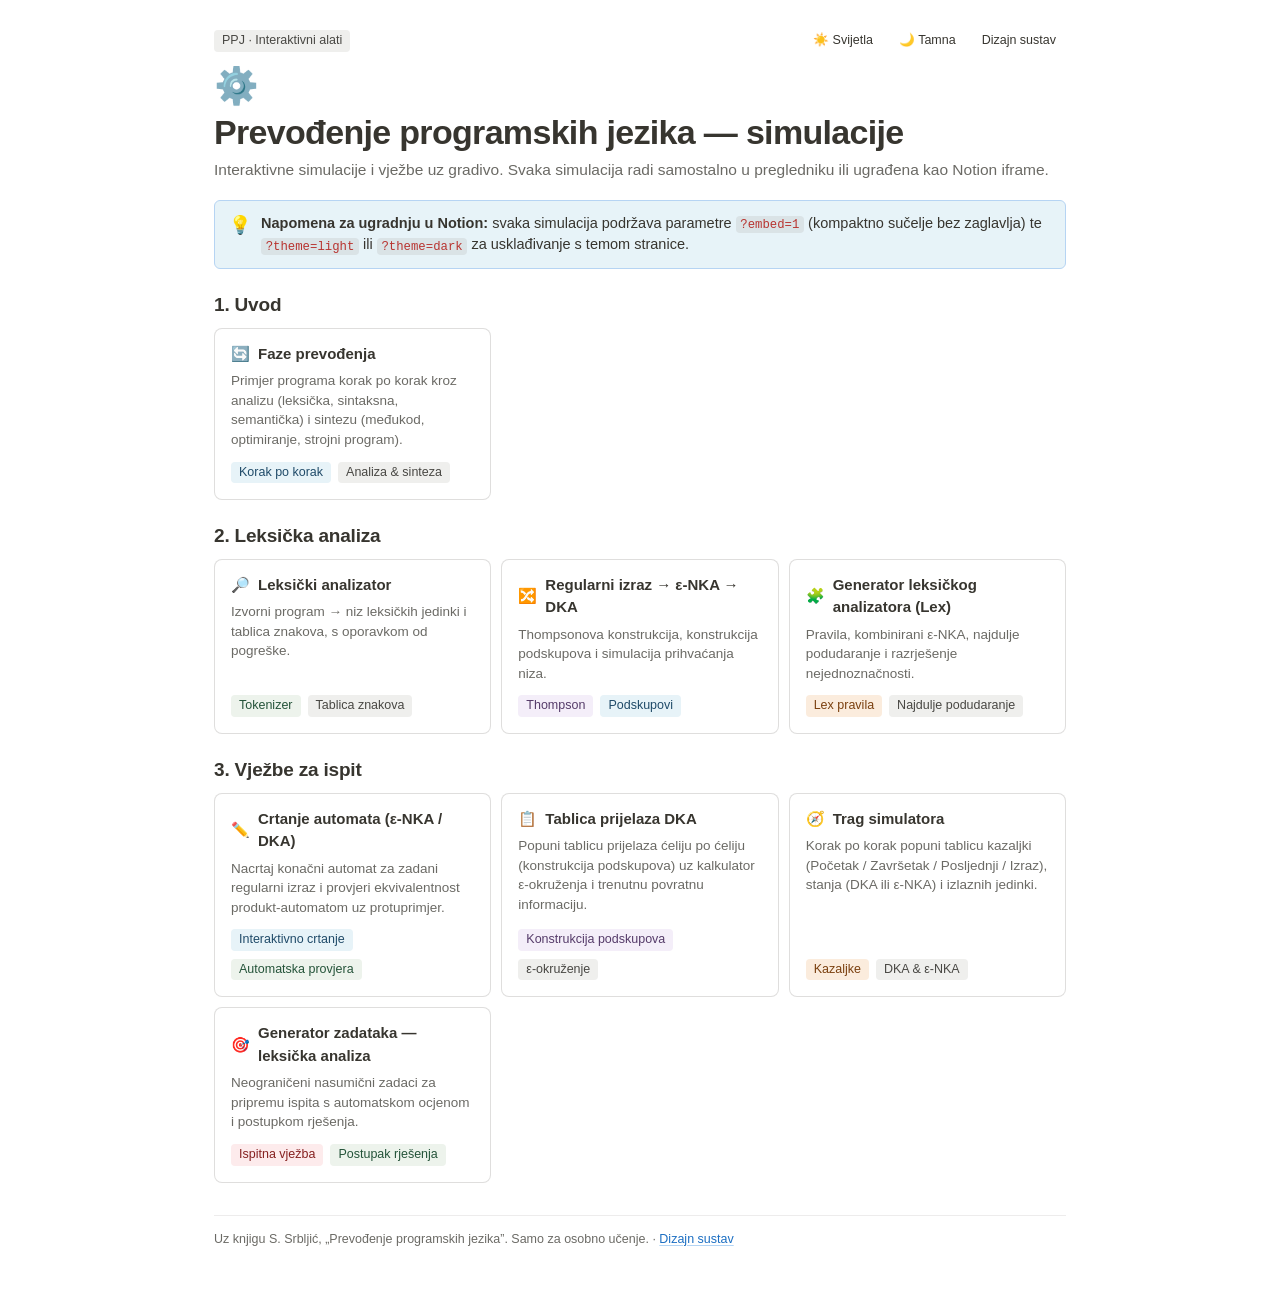
<file: index.html>
<!doctype html>
<html lang="hr">
<head>
<meta charset="utf-8">
<meta name="viewport" content="width=device-width, initial-scale=1">
<title>PPJ — simulacije</title>
<script src="assets/theme.js"></script>
<link rel="stylesheet" href="assets/style.css">
</head>
<body>
<div class="wrap">
  <div class="topbar embed-hide" style="margin-bottom:12px">
    <span class="tag gray">PPJ · Interaktivni alati</span>
    <div class="row" style="gap:6px">
      <button class="btn sm ghost" type="button" data-set-theme="light" title="Svijetla tema">☀️ Svijetla</button>
      <button class="btn sm ghost" type="button" data-set-theme="dark" title="Tamna tema">🌙 Tamna</button>
      <a class="btn sm ghost" href="styleguide/">Dizajn sustav</a>
    </div>
  </div>

  <div class="page-icon" aria-hidden="true">⚙️</div>
  <h1>Prevođenje programskih jezika — simulacije</h1>
  <p class="lead">Interaktivne simulacije i vježbe uz gradivo. Svaka simulacija radi samostalno u pregledniku ili ugrađena kao Notion iframe.</p>

  <div class="callout info">
    <span class="callout-icon" aria-hidden="true">💡</span>
    <div class="callout-body">
      <strong>Napomena za ugradnju u Notion:</strong> svaka simulacija podržava parametre <code>?embed=1</code> (kompaktno sučelje bez zaglavlja) te <code>?theme=light</code> ili <code>?theme=dark</code> za usklađivanje s temom stranice.
    </div>
  </div>

  <h2 style="margin-top:24px">1. Uvod</h2>
  <div class="cards-grid">
    <a class="card-link" href="sim/faze-prevodenja/">
      <div class="card-link-head"><span aria-hidden="true">🔄</span> Faze prevođenja</div>
      <p class="card-link-desc">Primjer programa korak po korak kroz analizu (leksička, sintaksna, semantička) i sintezu (međukod, optimiranje, strojni program).</p>
      <div class="card-link-meta">
        <span class="tag blue">Korak po korak</span>
        <span class="tag gray">Analiza &amp; sinteza</span>
      </div>
    </a>
  </div>

  <h2 style="margin-top:24px">2. Leksička analiza</h2>
  <div class="cards-grid">
    <a class="card-link" href="sim/leksicki-analizator/">
      <div class="card-link-head"><span aria-hidden="true">🔎</span> Leksički analizator</div>
      <p class="card-link-desc">Izvorni program → niz leksičkih jedinki i tablica znakova, s oporavkom od pogreške.</p>
      <div class="card-link-meta">
        <span class="tag green">Tokenizer</span>
        <span class="tag gray">Tablica znakova</span>
      </div>
    </a>
    <a class="card-link" href="sim/regex-nka-dka/">
      <div class="card-link-head"><span aria-hidden="true">🔀</span> Regularni izraz → ε-NKA → DKA</div>
      <p class="card-link-desc">Thompsonova konstrukcija, konstrukcija podskupova i simulacija prihvaćanja niza.</p>
      <div class="card-link-meta">
        <span class="tag purple">Thompson</span>
        <span class="tag blue">Podskupovi</span>
      </div>
    </a>
    <a class="card-link" href="sim/lex-generator/">
      <div class="card-link-head"><span aria-hidden="true">🧩</span> Generator leksičkog analizatora (Lex)</div>
      <p class="card-link-desc">Pravila, kombinirani ε-NKA, najdulje podudaranje i razrješenje nejednoznačnosti.</p>
      <div class="card-link-meta">
        <span class="tag orange">Lex pravila</span>
        <span class="tag gray">Najdulje podudaranje</span>
      </div>
    </a>
  </div>

  <h2 style="margin-top:24px">3. Vježbe za ispit</h2>
  <div class="cards-grid">
    <a class="card-link" href="sim/crtanje-automata/">
      <div class="card-link-head"><span aria-hidden="true">✏️</span> Crtanje automata (ε-NKA / DKA)</div>
      <p class="card-link-desc">Nacrtaj konačni automat za zadani regularni izraz i provjeri ekvivalentnost produkt-automatom uz protuprimjer.</p>
      <div class="card-link-meta">
        <span class="tag blue">Interaktivno crtanje</span>
        <span class="tag green">Automatska provjera</span>
      </div>
    </a>
    <a class="card-link" href="sim/tablica-prijelaza/">
      <div class="card-link-head"><span aria-hidden="true">📋</span> Tablica prijelaza DKA</div>
      <p class="card-link-desc">Popuni tablicu prijelaza ćeliju po ćeliju (konstrukcija podskupova) uz kalkulator ε-okruženja i trenutnu povratnu informaciju.</p>
      <div class="card-link-meta">
        <span class="tag purple">Konstrukcija podskupova</span>
        <span class="tag gray">ε-okruženje</span>
      </div>
    </a>
    <a class="card-link" href="sim/trag-simulatora/">
      <div class="card-link-head"><span aria-hidden="true">🧭</span> Trag simulatora</div>
      <p class="card-link-desc">Korak po korak popuni tablicu kazaljki (Početak / Završetak / Posljednji / Izraz), stanja (DKA ili ε-NKA) i izlaznih jedinki.</p>
      <div class="card-link-meta">
        <span class="tag orange">Kazaljke</span>
        <span class="tag gray">DKA &amp; ε-NKA</span>
      </div>
    </a>
    <a class="card-link" href="sim/zadatak-generator/">
      <div class="card-link-head"><span aria-hidden="true">🎯</span> Generator zadataka — leksička analiza</div>
      <p class="card-link-desc">Neograničeni nasumični zadaci za pripremu ispita s automatskom ocjenom i postupkom rješenja.</p>
      <div class="card-link-meta">
        <span class="tag red">Ispitna vježba</span>
        <span class="tag green">Postupak rješenja</span>
      </div>
    </a>
  </div>

  <p class="footer">Uz knjigu S. Srbljić, „Prevođenje programskih jezika”. Samo za osobno učenje. · <a href="styleguide/">Dizajn sustav</a></p>
</div>
<script>
(function () {
  document.querySelectorAll('[data-set-theme]').forEach(function (btn) {
    btn.addEventListener('click', function () {
      window.PPJTheme.setTheme(btn.getAttribute('data-set-theme'));
    });
  });
})();
</script>
</body>
</html>
</file>
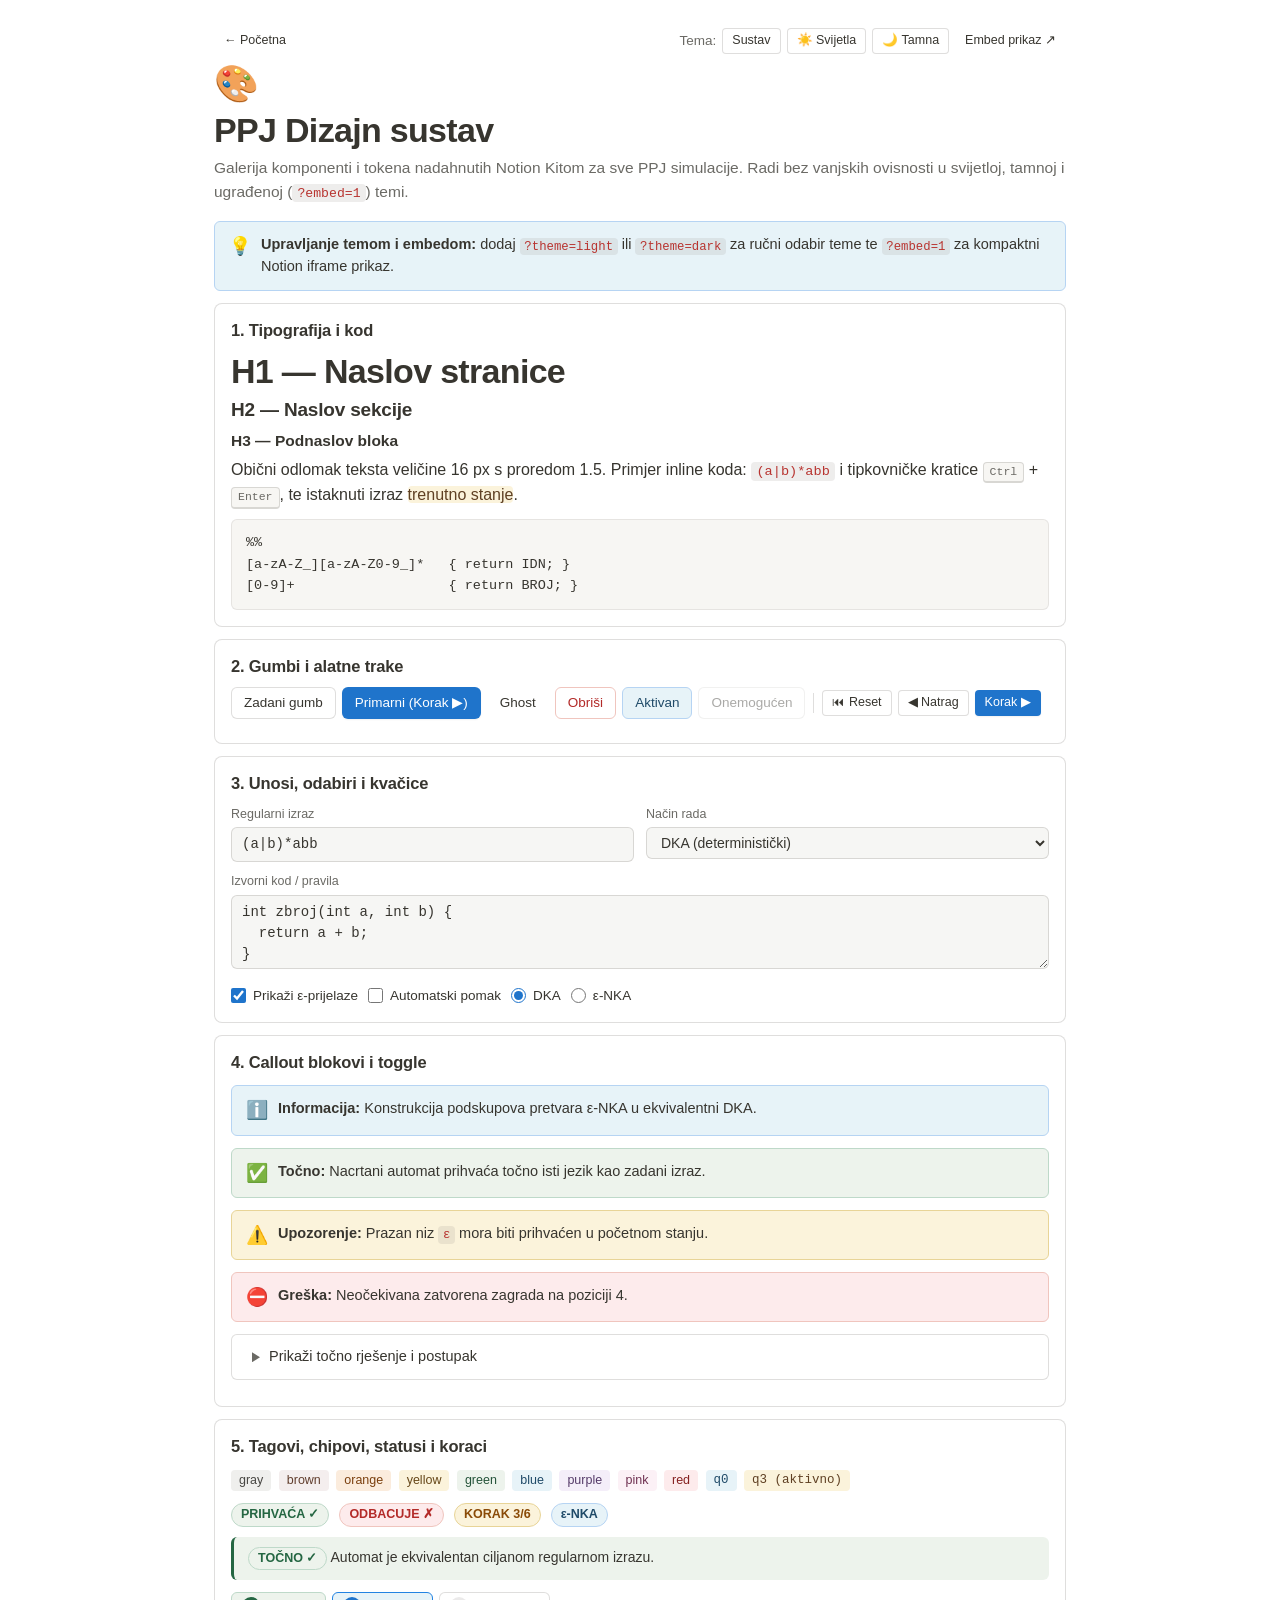
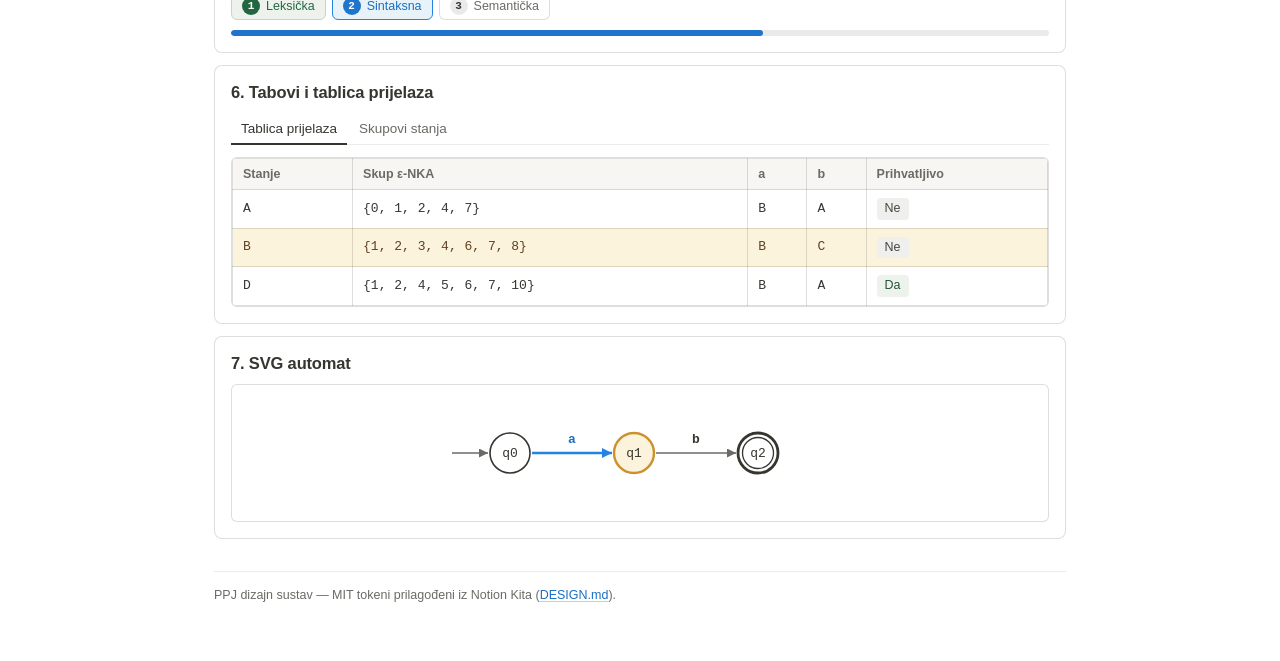
<file: styleguide/index.html>
<!doctype html>
<html lang="hr">
<head>
<meta charset="utf-8">
<meta name="viewport" content="width=device-width, initial-scale=1">
<title>PPJ — Dizajn sustav (Styleguide)</title>
<script src="../assets/theme.js"></script>
<link rel="stylesheet" href="../assets/style.css">
</head>
<body>
<div class="wrap">
  <div class="topbar embed-hide" style="margin-bottom:10px">
    <a class="btn ghost sm" href="../index.html">← Početna</a>
    <div class="row" style="gap:6px">
      <span class="small muted">Tema:</span>
      <button class="btn sm" type="button" data-set-theme="auto">Sustav</button>
      <button class="btn sm" type="button" data-set-theme="light">☀️ Svijetla</button>
      <button class="btn sm" type="button" data-set-theme="dark">🌙 Tamna</button>
      <a class="btn sm ghost" href="?embed=1" target="_blank" rel="noopener">Embed prikaz ↗</a>
    </div>
  </div>

  <div class="topbar">
    <div>
      <div class="page-icon" aria-hidden="true">🎨</div>
      <h1>PPJ Dizajn sustav</h1>
    </div>
    <a class="btn popout" href="./" target="_blank" rel="noopener">↗ Otvori veći prikaz</a>
  </div>
  <p class="lead">Galerija komponenti i tokena nadahnutih Notion Kitom za sve PPJ simulacije. Radi bez vanjskih ovisnosti u svijetloj, tamnoj i ugrađenoj (<code>?embed=1</code>) temi.</p>

  <div class="callout info">
    <span class="callout-icon" aria-hidden="true">💡</span>
    <div class="callout-body">
      <strong>Upravljanje temom i embedom:</strong> dodaj <code>?theme=light</code> ili <code>?theme=dark</code> za ručni odabir teme te <code>?embed=1</code> za kompaktni Notion iframe prikaz.
    </div>
  </div>

  <div class="panel">
    <h2>1. Tipografija i kod</h2>
    <h1>H1 — Naslov stranice</h1>
    <h2>H2 — Naslov sekcije</h2>
    <h3>H3 — Podnaslov bloka</h3>
    <p>Obični odlomak teksta veličine 16 px s proredom 1.5. Primjer inline koda: <code>(a|b)*abb</code> i tipkovničke kratice <kbd>Ctrl</kbd> + <kbd>Enter</kbd>, te istaknuti izraz <span class="hl">trenutno stanje</span>.</p>
    <pre class="code">%%
[a-zA-Z_][a-zA-Z0-9_]*   { return IDN; }
[0-9]+                   { return BROJ; }</pre>
  </div>

  <div class="panel">
    <h2>2. Gumbi i alatne trake</h2>
    <div class="toolbar">
      <button class="btn" type="button">Zadani gumb</button>
      <button class="btn primary" type="button">Primarni (Korak ▶)</button>
      <button class="btn ghost" type="button">Ghost</button>
      <button class="btn danger" type="button">Obriši</button>
      <button class="btn active" type="button" aria-pressed="true">Aktivan</button>
      <button class="btn" type="button" disabled>Onemogućen</button>
      <span class="sep" aria-hidden="true"></span>
      <button class="btn sm" type="button" data-tooltip="Vrati na početak">⏮ Reset</button>
      <button class="btn sm" type="button">◀ Natrag</button>
      <button class="btn sm primary" type="button">Korak ▶</button>
    </div>
  </div>

  <div class="panel">
    <h2>3. Unosi, odabiri i kvačice</h2>
    <div class="grid2">
      <div>
        <label for="sg-re">Regularni izraz</label>
        <input id="sg-re" type="text" value="(a|b)*abb" placeholder="Unesite regex...">
      </div>
      <div>
        <label for="sg-sel">Način rada</label>
        <select id="sg-sel">
          <option value="dka">DKA (deterministički)</option>
          <option value="nka">ε-NKA (nedeterministički)</option>
        </select>
      </div>
    </div>
    <div style="margin-top:10px">
      <label for="sg-ta">Izvorni kod / pravila</label>
      <textarea id="sg-ta" style="min-height:74px">int zbroj(int a, int b) {
  return a + b;
}</textarea>
    </div>
    <div class="row" style="margin-top:10px">
      <label class="check-label"><input type="checkbox" checked> Prikaži ε-prijelaze</label>
      <label class="check-label"><input type="checkbox"> Automatski pomak</label>
      <label class="check-label"><input type="radio" name="sg-r" checked> DKA</label>
      <label class="check-label"><input type="radio" name="sg-r"> ε-NKA</label>
    </div>
  </div>

  <div class="panel">
    <h2>4. Callout blokovi i toggle</h2>
    <div class="callout info">
      <span class="callout-icon" aria-hidden="true">ℹ️</span>
      <div class="callout-body"><strong>Informacija:</strong> Konstrukcija podskupova pretvara ε-NKA u ekvivalentni DKA.</div>
    </div>
    <div class="callout ok">
      <span class="callout-icon" aria-hidden="true">✅</span>
      <div class="callout-body"><strong>Točno:</strong> Nacrtani automat prihvaća točno isti jezik kao zadani izraz.</div>
    </div>
    <div class="callout warn">
      <span class="callout-icon" aria-hidden="true">⚠️</span>
      <div class="callout-body"><strong>Upozorenje:</strong> Prazan niz <code>ε</code> mora biti prihvaćen u početnom stanju.</div>
    </div>
    <div class="callout err">
      <span class="callout-icon" aria-hidden="true">⛔</span>
      <div class="callout-body"><strong>Greška:</strong> Neočekivana zatvorena zagrada na poziciji 4.</div>
    </div>

    <details class="toggle boxed">
      <summary>Prikaži točno rješenje i postupak</summary>
      <div class="toggle-body">
        <p class="small">Početno stanje DKA je <code>ε-okruženje({0}) = {0, 1, 2, 4, 7}</code>.</p>
      </div>
    </details>
  </div>

  <div class="panel">
    <h2>5. Tagovi, chipovi, statusi i koraci</h2>
    <div>
      <span class="tag gray">gray</span>
      <span class="tag brown">brown</span>
      <span class="tag orange">orange</span>
      <span class="tag yellow">yellow</span>
      <span class="tag green">green</span>
      <span class="tag blue">blue</span>
      <span class="tag purple">purple</span>
      <span class="tag pink">pink</span>
      <span class="tag red">red</span>
      <span class="chip">q0</span>
      <span class="chip hl">q3 (aktivno)</span>
    </div>
    <div class="row" style="margin-top:10px">
      <span class="badge ok">PRIHVAĆA ✓</span>
      <span class="badge err">ODBACUJE ✗</span>
      <span class="badge warn">KORAK 3/6</span>
      <span class="badge info">ε-NKA</span>
    </div>
    <div class="verdict ok"><span class="badge ok">TOČNO ✓</span> Automat je ekvivalentan ciljanom regularnom izrazu.</div>
    <div class="stepper" style="margin-top:12px">
      <span class="step done"><span class="step-num">1</span> Leksička</span>
      <span class="step active"><span class="step-num">2</span> Sintaksna</span>
      <span class="step"><span class="step-num">3</span> Semantička</span>
    </div>
    <div class="progress" style="margin-top:10px" role="progressbar" aria-valuenow="65" aria-valuemin="0" aria-valuemax="100">
      <div class="progress-bar" style="width:65%"></div>
    </div>
  </div>

  <div class="panel">
    <h2>6. Tabovi i tablica prijelaza</h2>
    <div class="tabs" role="tablist">
      <button class="tab active" type="button" role="tab" aria-selected="true" data-tab="t1">Tablica prijelaza</button>
      <button class="tab" type="button" role="tab" aria-selected="false" data-tab="t2">Skupovi stanja</button>
    </div>
    <div id="t1" class="tblwrap">
      <table class="t">
        <thead>
          <tr><th>Stanje</th><th>Skup ε-NKA</th><th>a</th><th>b</th><th>Prihvatljivo</th></tr>
        </thead>
        <tbody>
          <tr><td>A</td><td>{0, 1, 2, 4, 7}</td><td>B</td><td>A</td><td><span class="tag gray">Ne</span></td></tr>
          <tr class="hl"><td>B</td><td>{1, 2, 3, 4, 6, 7, 8}</td><td>B</td><td>C</td><td><span class="tag gray">Ne</span></td></tr>
          <tr><td>D</td><td>{1, 2, 4, 5, 6, 7, 10}</td><td>B</td><td>A</td><td><span class="tag green">Da</span></td></tr>
        </tbody>
      </table>
    </div>
    <div id="t2" class="small muted" hidden>Pomoćni prikaz skupova stanja u drugom tabu.</div>
  </div>

  <div class="panel">
    <h2>7. SVG automat</h2>
    <div class="gwrap">
      <svg viewBox="0 0 420 120" width="420" style="width:100%;max-width:420px;min-width:280px;height:auto">
        <defs>
          <marker id="sg-a" viewBox="0 0 10 10" refX="10" refY="5" markerUnits="userSpaceOnUse" markerWidth="9" markerHeight="9" orient="auto"><path d="M0,0L10,5L0,10z" class="arr"/></marker>
          <marker id="sg-h" viewBox="0 0 10 10" refX="10" refY="5" markerUnits="userSpaceOnUse" markerWidth="10" markerHeight="10" orient="auto"><path d="M0,0L10,5L0,10z" class="arr act"/></marker>
        </defs>
        <path class="edge" d="M22,60 L58,60" marker-end="url(#sg-a)"/>
        <path class="edge active" d="M102,60 L182,60" marker-end="url(#sg-h)"/>
        <path class="edge" d="M226,60 L306,60" marker-end="url(#sg-a)"/>
        <g class="gn">
          <circle class="node" cx="80" cy="60" r="20"/>
          <text class="nid" x="80" y="64" text-anchor="middle">q0</text>
        </g>
        <g class="gn">
          <circle class="node active" cx="204" cy="60" r="20"/>
          <text class="nid" x="204" y="64" text-anchor="middle">q1</text>
        </g>
        <g class="gn">
          <circle class="node final" cx="328" cy="60" r="20"/>
          <circle class="ring" cx="328" cy="60" r="15.5"/>
          <text class="nid" x="328" y="64" text-anchor="middle">q2</text>
        </g>
        <text class="lbl act" x="142" y="50" text-anchor="middle">a</text>
        <text class="lbl" x="266" y="50" text-anchor="middle">b</text>
      </svg>
    </div>
  </div>

  <p class="footer">PPJ dizajn sustav — MIT tokeni prilagođeni iz Notion Kita (<a href="../assets/DESIGN.md">DESIGN.md</a>).</p>
</div>
<script>
(function () {
  document.querySelectorAll('[data-set-theme]').forEach(function (btn) {
    btn.addEventListener('click', function () {
      var t = btn.getAttribute('data-set-theme');
      window.PPJTheme.setTheme(t === 'auto' ? null : t);
    });
  });
  var tabs = document.querySelectorAll('.tabs .tab');
  tabs.forEach(function (tab) {
    tab.addEventListener('click', function () {
      tabs.forEach(function (other) {
        var on = other === tab;
        other.classList.toggle('active', on);
        other.setAttribute('aria-selected', on ? 'true' : 'false');
        var panel = document.getElementById(other.getAttribute('data-tab'));
        if (panel) panel.hidden = !on;
      });
    });
  });
})();
</script>
</body>
</html>
</file>
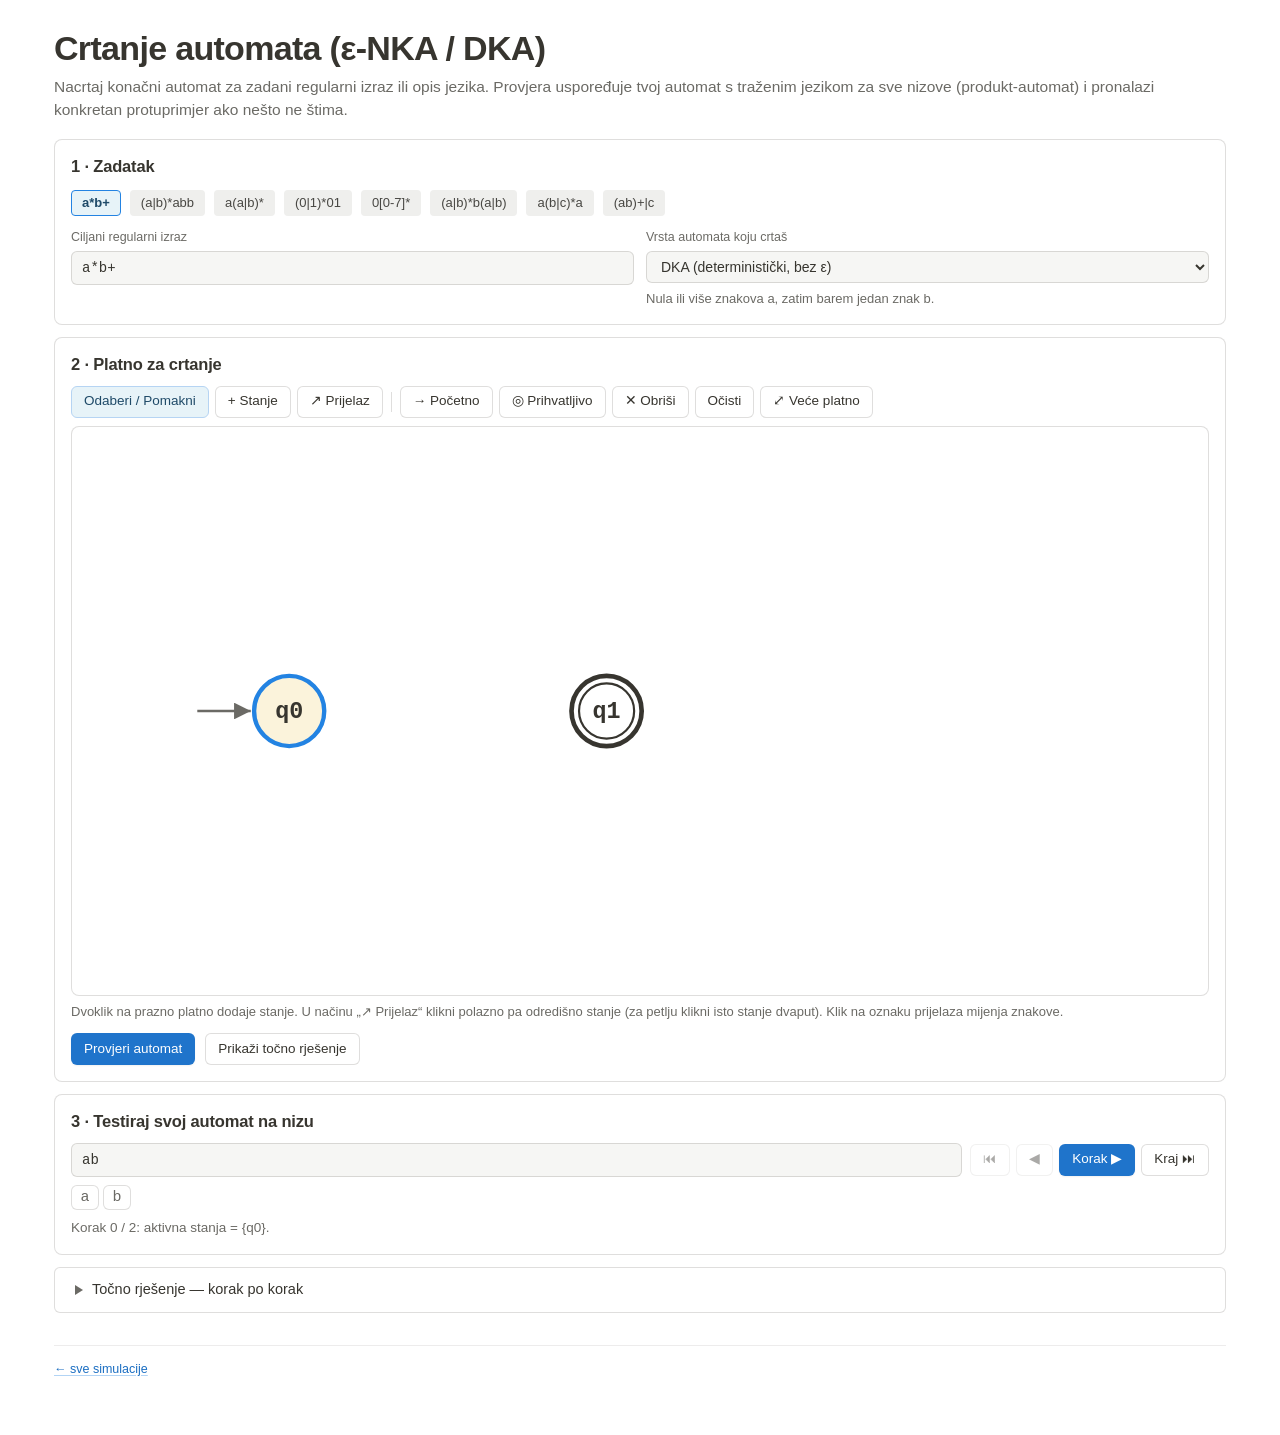
<file: sim/crtanje-automata/index.html>
<!doctype html>
<html lang="hr">
<head>
<meta charset="utf-8">
<meta name="viewport" content="width=device-width, initial-scale=1">
<title>Crtanje automata (ε-NKA / DKA) — PPJ</title>
<script src="../../assets/theme.js"></script>
<link rel="stylesheet" href="../../assets/style.css">
<style>
  .wrap { max-width: 1220px; }
  @media (min-width: 640px) {
    .in-embed .embed-grid { display: grid; grid-template-columns: 225px 1fr; gap: 10px; align-items: start; }
    .in-embed .embed-grid > .panel { margin: 0; min-width: 0; }
    .in-embed .grid2 { grid-template-columns: 1fr; gap: 6px; }
    .in-embed .canvas-wrap svg { min-height: 215px; }
    .in-embed .canvas-wrap.tall svg { min-height: 360px; }
    .in-embed .toolbar { gap: 4px; margin-bottom: 6px; }
    .in-embed .toolbar .btn { min-height: 28px; padding: 4px 8px; font-size: 12.5px; }
    .in-embed .hint { font-size: 11.5px; }
  }
  .ex {
    cursor: pointer;
    border: 1px solid transparent;
    background: var(--n-gray-bg);
    color: var(--n-gray);
    font-family: var(--sans);
    font-size: 13px;
    padding: 3px 10px;
  }
  .ex:hover { border-color: var(--accent-raw); }
  .ex.sel { background: var(--info-bg); color: var(--info); border-color: var(--accent-raw); font-weight: 600; }
  .ex:focus-visible { outline: none; box-shadow: var(--focus-ring); }
  .canvas-wrap { position: relative; border: 1px solid var(--line); border-radius: var(--r-lg); background: var(--panel); overflow: hidden; }
  .canvas-wrap svg { display: block; width: 100%; height: auto; min-height: 310px; touch-action: none; user-select: none; -webkit-user-select: none; }
  .canvas-wrap.tall svg { min-height: 450px; }
  #canvas .node, #canvas .edge, #canvas .lbl { cursor: pointer; }
  #canvas .nid { font-size: 14px; font-weight: 600; pointer-events: none; }
  #canvas .edge-hit { stroke: transparent; stroke-width: 16; fill: none; cursor: pointer; }
  #canvas .preview { stroke: var(--accent-raw); stroke-width: 1.8; stroke-dasharray: 5 4; fill: none; pointer-events: none; }
  .trbox { border: 1px solid var(--accent-raw); background: var(--bg); border-radius: var(--r-md); padding: 10px 12px; margin: 8px 0; }
  .trbox .chips { display: flex; flex-wrap: wrap; gap: 5px; margin-top: 6px; }
  .trbox .chip { cursor: pointer; border: 1px solid var(--line); }
  .trbox .chip:hover { border-color: var(--accent-raw); }
  .trbox .chip:focus-visible { outline: none; box-shadow: var(--focus-ring); }
  .strip { display: flex; flex-wrap: wrap; gap: 4px; margin: 8px 0; align-items: center; }
  .strip .c { min-width: 28px; text-align: center; padding: 3px 6px; border: 1px solid var(--line); border-radius: var(--r-md);
    font: 15px var(--mono); background: var(--bg); color: var(--muted); }
  .strip .c.done { color: var(--chip-ink); background: var(--chip); border-color: transparent; }
  .strip .c.cur { background: var(--hl); color: var(--hl-ink); border-color: var(--hl-stroke); font-weight: 700; }
  .tblwrap:empty { display: none; }
  @media (max-width: 520px) {
    .btn { padding: 5px 9px; font-size: 13px; }
    .toolbar .sep { display: none; }
  }
</style>
</head>
<body>
<div class="wrap">
  <div class="topbar">
    <h1>Crtanje automata (ε-NKA / DKA)</h1>
    <a class="btn popout" href="./" target="_blank" rel="noopener">↗ Otvori veći prikaz</a>
  </div>
  <p class="lead">Nacrtaj konačni automat za zadani regularni izraz ili opis jezika. Provjera uspoređuje tvoj automat s traženim jezikom za sve nizove (produkt-automat) i pronalazi konkretan protuprimjer ako nešto ne štima.</p>

  <div class="embed-grid">
  <section class="panel">
    <h2>1 · Zadatak</h2>
    <div class="row" id="presets" style="gap:6px;margin-bottom:10px"></div>
    <div class="grid2">
      <div>
        <label for="re">Ciljani regularni izraz</label>
        <input type="text" id="re" value="a*b+" autocomplete="off" autocapitalize="off" spellcheck="false" aria-describedby="reerr">
        <div id="reerr" class="err small" style="min-height:1.2em;margin-top:4px" role="alert"></div>
      </div>
      <div>
        <label for="mode">Vrsta automata koju crtaš</label>
        <select id="mode">
          <option value="dfa">DKA (deterministički, bez ε)</option>
          <option value="nfa">ε-NKA (dozvoljeni ε-prijelazi i nedeterminizam)</option>
        </select>
        <p id="taskdesc" class="hint"></p>
      </div>
    </div>
  </section>

  <section class="panel">
    <h2>2 · Platno za crtanje</h2>
    <div class="toolbar" role="toolbar" aria-label="Alati za crtanje">
      <button class="btn active" type="button" data-tool="select" id="tSelect" aria-pressed="true">Odaberi / Pomakni</button>
      <button class="btn" type="button" data-tool="add" id="tAdd" aria-pressed="false">+ Stanje</button>
      <button class="btn" type="button" data-tool="edge" id="tEdge" aria-pressed="false">↗ Prijelaz</button>
      <span class="sep"></span>
      <button class="btn" type="button" id="bStart" title="Označi odabrano stanje kao početno">→ Početno</button>
      <button class="btn" type="button" id="bAcc" title="Uključi/isključi prihvatljivost odabranog stanja">◎ Prihvatljivo</button>
      <button class="btn" type="button" id="bDel" title="Obriši odabrano stanje ili prijelaz">✕ Obriši</button>
      <button class="btn" type="button" id="bClear">Očisti</button>
      <button class="btn" type="button" id="bTall" title="Povećaj visinu platna" aria-pressed="false">⤢ Veće platno</button>
    </div>

    <div class="trbox" id="trbox" hidden>
      <div class="row" style="gap:8px">
        <div style="flex:1;min-width:170px">
          <label for="trInput" id="trTitle">Oznaka prijelaza</label>
          <input type="text" id="trInput" placeholder="npr. c ili x,y ili 1-3 ili ε" autocomplete="off" autocapitalize="off" spellcheck="false" aria-describedby="trErr">
        </div>
        <button class="btn primary" type="button" id="trSave">Spremi</button>
        <button class="btn" type="button" id="trCancel">Odustani</button>
      </div>
      <div class="chips" id="trChips"></div>
      <div id="trErr" class="err small" style="margin-top:4px" role="alert"></div>
    </div>

    <div class="canvas-wrap">
      <svg id="canvas" viewBox="0 0 680 340" role="img" aria-label="Platno za crtanje automata">
        <defs>
          <marker id="ua" viewBox="0 0 10 10" refX="10" refY="5" markerUnits="userSpaceOnUse" markerWidth="10" markerHeight="10" orient="auto"><path d="M0,0L10,5L0,10z" class="arr"/></marker>
          <marker id="uas" viewBox="0 0 10 10" refX="10" refY="5" markerUnits="userSpaceOnUse" markerWidth="11" markerHeight="11" orient="auto"><path d="M0,0L10,5L0,10z" class="arr sel"/></marker>
        </defs>
        <g id="layerEdges"></g>
        <g id="layerPreview"></g>
        <g id="layerNodes"></g>
        <g id="layerLabels"></g>
      </svg>
    </div>
    <p class="hint" id="canvasHint">Dvoklik na prazno platno dodaje stanje. U načinu „↗ Prijelaz“ klikni polazno pa odredišno stanje (za petlju klikni isto stanje dvaput). Klik na oznaku prijelaza mijenja znakove.</p>

    <div class="row" style="margin-top:12px">
      <button class="btn primary" type="button" id="bCheck">Provjeri automat</button>
      <button class="btn" type="button" id="bSol">Prikaži točno rješenje</button>
    </div>
    <div id="verdict"></div>
  </section>
  </div>

  <section class="panel">
    <h2>3 · Testiraj svoj automat na nizu</h2>
    <div class="row" style="gap:8px">
      <input type="text" id="testStr" value="ab" placeholder="Upiši niz za testiranje..." autocomplete="off" autocapitalize="off" spellcheck="false" style="flex:1;min-width:150px">
      <div class="toolbar" style="margin-bottom:0" role="group" aria-label="Kontrole simulacije niza">
        <button class="btn" type="button" id="tReset" aria-label="Početak">⏮</button>
        <button class="btn" type="button" id="tBack" aria-label="Natrag">◀</button>
        <button class="btn primary" type="button" id="tNext">Korak ▶</button>
        <button class="btn" type="button" id="tEnd">Kraj ⏭</button>
      </div>
    </div>
    <div class="strip" id="testStrip"></div>
    <div id="testInfo" class="small muted"></div>
  </section>

  <details class="toggle boxed" id="solDetails">
    <summary id="solSummary">Točno rješenje — korak po korak</summary>
    <div class="toggle-body" id="solPanel">
      <h2 id="solTitle">Točno rješenje — korak po korak</h2>
      <div class="toolbar" id="solCtl" role="group" aria-label="Koraci rješenja">
        <button class="btn" type="button" id="sReset">⏮ Reset</button>
        <button class="btn" type="button" id="sBack">◀ Natrag</button>
        <button class="btn primary" type="button" id="sNext">Korak ▶</button>
        <button class="btn" type="button" id="sEnd">Do kraja ⏭</button>
        <span class="badge" id="sCnt"></span>
      </div>
      <div id="solStepText" class="small" style="margin-bottom:6px"></div>
      <div class="gwrap" id="solGraph"></div>
      <div class="tblwrap" id="solTbl"></div>
    </div>
  </details>

  <p class="footer"><a href="../../index.html">← sve simulacije</a></p>
</div>

<script src="../../assets/regex.js"></script>
<script src="../../assets/automata-check.js"></script>
<script>
(function () {
  'use strict';
  var RX = window.PPJ_Regex;
  var AC = window.PPJ_AutomataCheck;
  function $(id) { return document.getElementById(id); }
  var esc = RX.escXml, vis = RX.vis, fmt = RX.fmtSet;

  var PRESETS = [
    { name: 'a*b+', re: 'a*b+', mode: 'dfa', desc: 'Nula ili više znakova a, zatim barem jedan znak b.' },
    { name: '(a|b)*abb', re: '(a|b)*abb', mode: 'dfa', desc: 'Svi nizovi nad {a, b} koji završavaju podnizom abb.' },
    { name: 'a(a|b)*', re: 'a(a|b)*', mode: 'dfa', desc: 'Nizovi nad {a, b} koji počinju znakom a.' },
    { name: '(0|1)*01', re: '(0|1)*01', mode: 'dfa', desc: 'Binarni nizovi koji završavaju s 01.' },
    { name: '0[0-7]*', re: '0[0-7]*', mode: 'dfa', desc: 'Oktalni brojevi koji počinju znamenkom 0.' },
    { name: '(a|b)*b(a|b)', re: '(a|b)*b(a|b)', mode: 'nfa', desc: 'Nizovi nad {a, b} kojima je predzadnji znak b (pokušaj NKA ili DKA).' },
    { name: 'a(b|c)*a', re: 'a(b|c)*a', mode: 'dfa', desc: 'Počinje i završava znakom a, između je bilo koliko b ili c.' },
    { name: '(ab)+|c', re: '(ab)+|c', mode: 'nfa', desc: 'Jedno ili više ponavljanja niza ab, ili sam znak c.' }
  ];

  var R = 21;
  var state = {
    states: [
      { id: 0, label: 'q0', x: 130, y: 170, start: true, accepting: false },
      { id: 1, label: 'q1', x: 320, y: 170, start: false, accepting: true }
    ],
    transitions: [],
    nextId: 2,
    tool: 'select',
    selState: 0,
    selEdge: null,   // index in transitions
    edgeFrom: null,
    dragging: null,  // { id, ox, oy }
    pendingEdge: null // { from, to, editIdx }
  };

  var targetModel = null; // { re, ast, th, dfa }
  var testTrace = null, testStep = 0;
  var solStep = 0, solMax = 0, solDirty = true;

  /* ------------------------------------------------ model cilja */
  function updateTarget() {
    var src = $('re').value;
    try {
      var p = RX.parse(src);
      var th = RX.thompson(p.ast);
      var dfa = RX.buildDFA(th.nfa);
      targetModel = { re: src, p: p, th: th, dfa: dfa };
      $('reerr').textContent = '';
      $('re').removeAttribute('aria-invalid');
      if ($('solDetails').open) renderSolution(true);
      else solDirty = true;
    } catch (e) {
      targetModel = null;
      $('reerr').textContent = '⚠ ' + (e && e.message ? e.message : 'Neispravan izraz.');
      $('re').setAttribute('aria-invalid', 'true');
    }
    updateAlphabetChips();
  }

  function alphabetChars() {
    var out = [];
    if (targetModel) {
      targetModel.dfa.atoms.forEach(function (a) {
        RX.atomChars(a).slice(0, 4).forEach(function (c) {
          if (out.indexOf(c) < 0) out.push(c);
        });
      });
    }
    if (!out.length) out = ['a', 'b', '0', '1'];
    return out.slice(0, 8);
  }

  function updateAlphabetChips() {
    var host = $('trChips');
    host.innerHTML = '';
    var chars = alphabetChars();
    if ($('mode').value === 'nfa') chars.unshift('ε');
    chars.forEach(function (ch) {
      var b = document.createElement('button');
      b.type = 'button';
      b.className = 'chip';
      b.textContent = ch;
      b.onclick = function () {
        var inp = $('trInput');
        if (ch === 'ε') inp.value = 'ε';
        else {
          var v = inp.value.trim();
          if (!v || v === 'ε') inp.value = ch;
          else if (v.split(/\s*,\s*/).indexOf(ch) < 0) inp.value = v + ', ' + ch;
        }
        inp.focus();
      };
      host.appendChild(b);
    });
  }

  /* ------------------------------------------------ platno i geometrija */
  function svgPt(evt) {
    var svg = $('canvas');
    var rect = svg.getBoundingClientRect();
    var vb = svg.viewBox.baseVal;
    return {
      x: Math.max(30, Math.min(vb.width - 24, (evt.clientX - rect.left) * vb.width / rect.width)),
      y: Math.max(30, Math.min(vb.height - 24, (evt.clientY - rect.top) * vb.height / rect.height))
    };
  }
  function findState(id) {
    for (var i = 0; i < state.states.length; i++) if (state.states[i].id === id) return state.states[i];
    return null;
  }
  function nextFreeLabel() {
    var used = {};
    state.states.forEach(function (s) { used[s.label] = true; });
    var k = 0;
    while (used['q' + k]) k++;
    return 'q' + k;
  }

  function edgeGeom(tr, pairMap) {
    var a = findState(tr.from), b = findState(tr.to);
    if (!a || !b) return null;
    if (a.id === b.id) {
      var d = 'M' + (a.x - 10) + ',' + (a.y - R + 3) +
        ' C' + (a.x - 36) + ',' + (a.y - R - 46) + ' ' + (a.x + 36) + ',' + (a.y - R - 46) + ' ' + (a.x + 10) + ',' + (a.y - R + 2);
      return { d: d, lx: a.x, ly: a.y - R - 38 };
    }
    var dx = b.x - a.x, dy = b.y - a.y, len = Math.hypot(dx, dy) || 1;
    var ux = dx / len, uy = dy / len, nx = -uy, ny = ux;
    var hasRev = !!pairMap[tr.to + '>' + tr.from];
    var off = hasRev ? 28 : 0;
    var mx = (a.x + b.x) / 2 + nx * off, my = (a.y + b.y) / 2 + ny * off;
    var x1 = a.x + ux * (R * 0.8), y1 = a.y + uy * (R * 0.8);
    var x2 = b.x - ux * (R + 2), y2 = b.y - uy * (R + 2);
    if (hasRev) {
      // Pomakni krajnju točku blago u smjeru normale da strelice budu čitljive
      x1 += nx * 6; y1 += ny * 6;
      x2 += nx * 6; y2 += ny * 6;
    }
    var d2 = 'M' + x1.toFixed(1) + ',' + y1.toFixed(1) + ' Q' + mx.toFixed(1) + ',' + my.toFixed(1) + ' ' + x2.toFixed(1) + ',' + y2.toFixed(1);
    var lx = (a.x + b.x) / 2 + nx * (off * 0.65 + (hasRev ? 14 : 13));
    var ly = (a.y + b.y) / 2 + ny * (off * 0.65 + (hasRev ? 14 : 13)) + 4;
    return { d: d2, lx: lx, ly: ly };
  }

  function renderCanvas() {
    var activeSet = {};
    if (testTrace && testTrace.trace && testTrace.trace[testStep]) {
      testTrace.trace[testStep].R.forEach(function (idx) {
        var st = state.states[idx];
        if (st) activeSet[st.id] = true;
      });
    }

    var pairMap = {};
    state.transitions.forEach(function (t) { pairMap[t.from + '>' + t.to] = true; });

    var eh = [], lh = [];
    state.transitions.forEach(function (tr, idx) {
      var g = edgeGeom(tr, pairMap);
      if (!g) return;
      var sel = state.selEdge === idx;
      eh.push('<path class="edge-hit" data-edge="' + idx + '" d="' + g.d + '"/>');
      eh.push('<path class="edge' + (sel ? ' sel' : '') + '" d="' + g.d + '" marker-end="url(#' + (sel ? 'uas' : 'ua') + ')"/>');
      lh.push('<text class="lbl' + (sel ? ' sel' : '') + '" data-edge="' + idx + '" x="' + g.lx.toFixed(1) + '" y="' + g.ly.toFixed(1) + '" text-anchor="middle">' + esc(tr.label) + '</text>');
    });
    $('layerEdges').innerHTML = eh.join('');
    $('layerLabels').innerHTML = lh.join('');

    var nh = [];
    state.states.forEach(function (s) {
      if (s.start) {
        nh.push('<path class="edge" d="M' + (s.x - R - 34) + ',' + s.y + ' L' + (s.x - R - 2) + ',' + s.y + '" marker-end="url(#ua)"/>');
      }
      var cls = ['node'];
      if (s.accepting) cls.push('final');
      if (state.selState === s.id) cls.push('sel');
      if (state.edgeFrom === s.id) cls.push('src');
      if (activeSet[s.id]) cls.push('active');
      nh.push('<g data-node="' + s.id + '">' +
        '<circle class="' + cls.join(' ') + '" cx="' + s.x.toFixed(1) + '" cy="' + s.y.toFixed(1) + '" r="' + R + '"/>' +
        (s.accepting ? '<circle class="ring" cx="' + s.x.toFixed(1) + '" cy="' + s.y.toFixed(1) + '" r="' + (R - 4.5) + '" style="pointer-events:none"/>' : '') +
        '<text class="nid" x="' + s.x.toFixed(1) + '" y="' + (s.y + 4).toFixed(1) + '" text-anchor="middle">' + esc(s.label) + '</text>' +
        '</g>');
    });
    $('layerNodes').innerHTML = nh.join('');

    $('bStart').disabled = state.selState == null;
    $('bAcc').disabled = state.selState == null;
    $('bDel').disabled = state.selState == null && state.selEdge == null;
  }

  function setTool(t) {
    state.tool = t;
    state.edgeFrom = null;
    $('layerPreview').innerHTML = '';
    ['select', 'add', 'edge'].forEach(function (k) {
      var btn = document.querySelector('[data-tool="' + k + '"]');
      if (btn) {
        btn.classList.toggle('active', k === t);
        btn.setAttribute('aria-pressed', k === t ? 'true' : 'false');
      }
    });
    renderCanvas();
  }

  function openTransitionEditor(from, to, editIdx) {
    state.pendingEdge = { from: from, to: to, editIdx: editIdx };
    var a = findState(from), b = findState(to);
    $('trTitle').textContent = (editIdx != null ? 'Uredi prijelaz ' : 'Novi prijelaz ') + a.label + ' → ' + b.label;
    $('trErr').textContent = '';
    $('trInput').removeAttribute('aria-invalid');
    if (editIdx != null) {
      $('trInput').value = state.transitions[editIdx].label;
    } else {
      var existingIdx = -1;
      for (var i = 0; i < state.transitions.length; i++) {
        if (state.transitions[i].from === from && state.transitions[i].to === to) { existingIdx = i; break; }
      }
      if (existingIdx >= 0) {
        state.pendingEdge.editIdx = existingIdx;
        $('trInput').value = state.transitions[existingIdx].label;
        $('trTitle').textContent = 'Uredi postojeći prijelaz ' + a.label + ' → ' + b.label;
      } else {
        $('trInput').value = '';
      }
    }
    updateAlphabetChips();
    $('trbox').hidden = false;
    $('trInput').focus();
    $('trInput').select();
  }

  function savePendingTransition() {
    if (!state.pendingEdge) return;
    var raw = $('trInput').value.trim();
    try {
      var p = AC.parseTransitionLabel(raw);
      var lbl = p.eps ? 'ε' : raw;
      if (state.pendingEdge.editIdx != null) {
        state.transitions[state.pendingEdge.editIdx].label = lbl;
        state.selEdge = state.pendingEdge.editIdx;
      } else {
        state.transitions.push({ from: state.pendingEdge.from, to: state.pendingEdge.to, label: lbl });
        state.selEdge = state.transitions.length - 1;
      }
      state.selState = null;
      $('trbox').hidden = true;
      $('trInput').removeAttribute('aria-invalid');
      state.pendingEdge = null;
      renderCanvas();
      runTest();
    } catch (e) {
      $('trErr').textContent = '⚠ ' + e.message;
      $('trInput').setAttribute('aria-invalid', 'true');
    }
  }

  $('trSave').onclick = savePendingTransition;
  $('trCancel').onclick = function () { $('trbox').hidden = true; $('trInput').removeAttribute('aria-invalid'); state.pendingEdge = null; };
  $('trInput').addEventListener('keydown', function (e) {
    if (e.key === 'Enter') { e.preventDefault(); savePendingTransition(); }
    if (e.key === 'Escape') { $('trbox').hidden = true; $('trInput').removeAttribute('aria-invalid'); state.pendingEdge = null; }
  });

  // Pointer događaji na SVG platnu
  var svgEl = $('canvas');
  svgEl.addEventListener('pointerdown', function (evt) {
    var nodeG = evt.target.closest('[data-node]');
    var edgeEl = evt.target.closest('[data-edge]');
    var pt = svgPt(evt);

    if (state.tool === 'add') {
      if (nodeG) {
        state.selState = +nodeG.getAttribute('data-node');
        state.selEdge = null;
        renderCanvas();
        return;
      }
      var id = state.nextId++;
      state.states.push({ id: id, label: nextFreeLabel(), x: pt.x, y: pt.y, start: state.states.length === 0, accepting: false });
      state.selState = id;
      state.selEdge = null;
      renderCanvas();
      runTest();
      return;
    }

    if (state.tool === 'edge') {
      if (nodeG) {
        var nid = +nodeG.getAttribute('data-node');
        if (state.edgeFrom == null) {
          state.edgeFrom = nid;
          state.selState = nid;
          state.selEdge = null;
          renderCanvas();
        } else {
          var from = state.edgeFrom;
          state.edgeFrom = null;
          $('layerPreview').innerHTML = '';
          openTransitionEditor(from, nid, null);
          renderCanvas();
        }
      } else {
        state.edgeFrom = null;
        $('layerPreview').innerHTML = '';
        renderCanvas();
      }
      return;
    }

    // tool === 'select'
    if (nodeG) {
      var sid = +nodeG.getAttribute('data-node');
      var st = findState(sid);
      state.selState = sid;
      state.selEdge = null;
      state.dragging = { id: sid, ox: st.x - pt.x, oy: st.y - pt.y };
      try { svgEl.setPointerCapture(evt.pointerId); } catch (e) {}
      renderCanvas();
    } else if (edgeEl) {
      var eidx = +edgeEl.getAttribute('data-edge');
      state.selEdge = eidx;
      state.selState = null;
      renderCanvas();
      openTransitionEditor(state.transitions[eidx].from, state.transitions[eidx].to, eidx);
    } else {
      state.selState = null;
      state.selEdge = null;
      renderCanvas();
    }
  });

  svgEl.addEventListener('pointermove', function (evt) {
    var pt = svgPt(evt);
    if (state.dragging) {
      var st = findState(state.dragging.id);
      if (st) {
        st.x = Math.max(36, Math.min(656, pt.x + state.dragging.ox));
        st.y = Math.max(36, Math.min(314, pt.y + state.dragging.oy));
        renderCanvas();
      }
    } else if (state.tool === 'edge' && state.edgeFrom != null) {
      var src = findState(state.edgeFrom);
      if (src) {
        $('layerPreview').innerHTML = '<path class="preview" d="M' + src.x + ',' + src.y + ' L' + pt.x.toFixed(1) + ',' + pt.y.toFixed(1) + '" marker-end="url(#uas)"/>';
      }
    }
  });

  svgEl.addEventListener('pointerup', function () {
    state.dragging = null;
  });

  svgEl.addEventListener('dblclick', function (evt) {
    if (evt.target.closest('[data-node]') || evt.target.closest('[data-edge]')) return;
    var pt = svgPt(evt);
    var id = state.nextId++;
    state.states.push({ id: id, label: nextFreeLabel(), x: pt.x, y: pt.y, start: state.states.length === 0, accepting: false });
    state.selState = id;
    state.selEdge = null;
    renderCanvas();
    runTest();
  });

  // Gumbi alatne trake
  ['select', 'add', 'edge'].forEach(function (k) {
    document.querySelector('[data-tool="' + k + '"]').onclick = function () { setTool(k); };
  });

  $('bStart').onclick = function () {
    if (state.selState == null) return;
    state.states.forEach(function (s) { s.start = (s.id === state.selState); });
    renderCanvas();
    runTest();
  };
  $('bAcc').onclick = function () {
    if (state.selState == null) return;
    var s = findState(state.selState);
    if (s) s.accepting = !s.accepting;
    renderCanvas();
    runTest();
  };
  $('bDel').onclick = function () {
    if (state.selEdge != null) {
      state.transitions.splice(state.selEdge, 1);
      state.selEdge = null;
    } else if (state.selState != null) {
      var id = state.selState;
      state.states = state.states.filter(function (s) { return s.id !== id; });
      state.transitions = state.transitions.filter(function (t) { return t.from !== id && t.to !== id; });
      if (state.states.length && !state.states.some(function (s) { return s.start; })) state.states[0].start = true;
      state.selState = null;
    }
    $('trbox').hidden = true;
    renderCanvas();
    runTest();
  };
  $('bClear').onclick = function () {
    state.states = [{ id: 0, label: 'q0', x: 130, y: 170, start: true, accepting: false }];
    state.transitions = [];
    state.nextId = 1;
    state.selState = 0;
    state.selEdge = null;
    state.edgeFrom = null;
    $('trbox').hidden = true;
    $('verdict').innerHTML = '';
    renderCanvas();
    runTest();
  };

  /* ------------------------------------------------ provjera ekvivalentnosti */
  $('bCheck').onclick = function () {
    if (!targetModel) {
      $('verdict').innerHTML = '<div class="verdict err">Prvo ispravi sintaksu ciljanog regularnog izraza.</div>';
      return;
    }
    var mode = $('mode').value;
    var res = AC.checkEquivalence(targetModel.re, { states: state.states, transitions: state.transitions }, mode);
    if (!res.ok) {
      $('verdict').innerHTML = '<div class="verdict err"><b>Greška u nacrtanom automatu:</b> ' + esc(res.error) + '</div>';
      return;
    }
    if (res.equivalent) {
      $('verdict').innerHTML = '<div class="verdict ok"><span class="badge ok">TOČNO ✓</span> ' + esc(res.reason) + '</div>';
      return;
    }
    var html = '<div class="verdict err"><span class="badge err">NIJE EKVIVALENTNO ✗</span> ' + esc(res.reason);
    if (res.determinismErrors && res.determinismErrors.length > 1) {
      html += '<ul class="small" style="margin:6px 0 0;padding-left:18px">' +
        res.determinismErrors.map(function (m) { return '<li>' + esc(m) + '</li>'; }).join('') + '</ul>';
    }
    if (res.counterexample != null) {
      html += ' <button class="btn sm" type="button" id="tryCe" style="margin-left:8px">Učitaj protuprimjer u test</button>';
    }
    html += '</div>';
    $('verdict').innerHTML = html;
    var btn = $('tryCe');
    if (btn) btn.onclick = function () {
      $('testStr').value = res.counterexample;
      runTest();
      testStep = Array.from(res.counterexample).length;
      renderTest();
    };
  };

  /* ------------------------------------------------ testiranje niza na nacrtanom automatu */
  function runTest() {
    var s = $('testStr').value;
    testTrace = AC.runUserAutomaton({ states: state.states, transitions: state.transitions }, s);
    testStep = 0;
    renderTest();
  }
  function renderTest() {
    var s = $('testStr').value;
    var chars = Array.from(s);
    if (!testTrace || testTrace.error) {
      $('testStrip').innerHTML = '';
      $('testInfo').innerHTML = '<span class="err">' + esc(testTrace ? testTrace.error : '') + '</span>';
      renderCanvas();
      return;
    }
    if (testStep > chars.length) testStep = chars.length;
    var sh = '';
    if (!chars.length) sh = '<span class="muted small">(prazan niz ε)</span>';
    chars.forEach(function (ch, idx) {
      var cls = idx < testStep - 1 ? 'done' : idx === testStep - 1 ? 'cur' : '';
      sh += '<span class="c ' + cls + '">' + esc(vis(ch)) + '</span>';
    });
    $('testStrip').innerHTML = sh;

    var cur = testTrace.trace[testStep];
    var names = cur.R.map(function (idx) { return state.states[idx] ? state.states[idx].label : ('q' + idx); });
    var msg = 'Korak ' + testStep + ' / ' + chars.length + ': aktivna stanja = ' + (names.length ? '{' + names.join(', ') + '}' : '∅') + '.';
    if (testStep === chars.length) {
      msg += testTrace.accepts
        ? ' <span class="badge ok">Automat PRIHVAĆA ovaj niz.</span>'
        : ' <span class="badge err">Automat ODBACUJE ovaj niz.</span>';
    }
    $('testInfo').innerHTML = msg;
    $('tReset').disabled = $('tBack').disabled = testStep <= 0;
    $('tNext').disabled = $('tEnd').disabled = testStep >= chars.length;
    renderCanvas();
  }
  $('testStr').addEventListener('input', runTest);
  $('tReset').onclick = function () { testStep = 0; renderTest(); };
  $('tBack').onclick = function () { if (testStep > 0) testStep--; renderTest(); };
  $('tNext').onclick = function () { var n = Array.from($('testStr').value).length; if (testStep < n) testStep++; renderTest(); };
  $('tEnd').onclick = function () { testStep = Array.from($('testStr').value).length; renderTest(); };

  /* ------------------------------------------------ prikaz rješenja korak po korak */
  function renderSolution(resetToEnd) {
    if (!targetModel) return;
    solDirty = false;
    var mode = $('mode').value;
    if (mode === 'nfa') {
      solMax = targetModel.th.order.length;
      if (resetToEnd) solStep = solMax;
      solStep = Math.max(0, Math.min(solMax, solStep));
      $('solTitle').textContent = 'Točno rješenje: Thompsonov ε-NKA (korak po korak)';
      $('sCnt').textContent = 'Korak ' + solStep + ' / ' + solMax;
      if (solStep === 0) {
        $('solStepText').textContent = 'Korak 0: pritisni „Korak“ za postupnu Thompsonovu izgradnju.';
        $('solGraph').innerHTML = '<div class="small muted" style="padding:18px;text-align:center">Prazno</div>';
      } else {
        var f = targetModel.th.order[solStep - 1];
        $('solStepText').innerHTML = 'Podizraz <code>' + esc(f.node.text === '' ? 'ε' : f.node.text) + '</code> → stanja <b>' + f.s + '</b>..<b>' + f.f + '</b>.';
        $('solGraph').innerHTML = RX.renderScene(RX.buildStepScene(targetModel.th, solStep), { id: 'sg', label: 'Rješenje ε-NKA' });
      }
      $('solTbl').innerHTML = '';
    } else {
      var dfa = targetModel.dfa;
      solMax = dfa.steps.length;
      if (resetToEnd) solStep = solMax;
      solStep = Math.max(0, Math.min(solMax, solStep));
      $('solTitle').textContent = 'Točno rješenje: DKA konstrukcijom podskupova';
      $('sCnt').textContent = 'Korak ' + solStep + ' / ' + solMax;
      var cur = solStep > 0 ? dfa.steps[solStep - 1] : null;
      if (!cur) {
        $('solStepText').textContent = 'Korak 0: početno stanje D0 = ε-okruženje početnog stanja ε-NKA.';
        $('solGraph').innerHTML = '<div class="small muted" style="padding:18px;text-align:center">Pritisni „Korak“.</div>';
      } else if (cur.type === 'init') {
        $('solStepText').innerHTML = 'D0 = ' + esc(fmt(cur.closure)) + '.';
        $('solGraph').innerHTML = RX.renderScene(RX.dfaScene(dfa, { step: solStep, current: 0 }), { id: 'sd', label: 'Rješenje DKA' });
      } else {
        var at = dfa.atoms[cur.atom];
        $('solStepText').innerHTML = 'Iz <b>D' + cur.from + '</b> za <code>' + esc(at.label) + '</code>: ' + (cur.to < 0 ? '∅ (nema prijelaza)' : '<b>D' + cur.to + '</b> = ' + esc(fmt(cur.closure)));
        $('solGraph').innerHTML = RX.renderScene(RX.dfaScene(dfa, { step: solStep, current: cur.from, hiEdge: true }), { id: 'sd', label: 'Rješenje DKA' });
      }
      var th = '<table class="t"><thead><tr><th>Stanje</th><th>Skup ε-NKA</th>';
      dfa.atoms.forEach(function (a) { th += '<th>' + esc(a.label) + '</th>'; });
      th += '</tr></thead><tbody>';
      dfa.states.forEach(function (st, i) {
        th += '<tr><td>' + (i === 0 ? '→ ' : '') + '<b>D' + i + '</b>' + (st.accepting ? ' ✓' : '') + '</td><td>' + esc(fmt(st.set)) + '</td>';
        dfa.atoms.forEach(function (_, k) {
          var to = dfa.trans[i][k];
          th += '<td>' + (to < 0 ? '∅' : 'D' + to) + '</td>';
        });
        th += '</tr>';
      });
      $('solTbl').innerHTML = th + '</tbody></table>';
    }
    $('sReset').disabled = $('sBack').disabled = solStep <= 0;
    $('sNext').disabled = $('sEnd').disabled = solStep >= solMax;
  }

  $('bSol').onclick = function () {
    var open = !$('solDetails').open;
    $('solDetails').open = open;
    $('bSol').textContent = open ? 'Sakrij točno rješenje' : 'Prikaži točno rješenje';
    if (open) {
      renderSolution(true);
      $('solDetails').scrollIntoView({ behavior: 'smooth', block: 'nearest' });
    }
  };
  $('solDetails').addEventListener('toggle', function () {
    var open = $('solDetails').open;
    $('bSol').textContent = open ? 'Sakrij točno rješenje' : 'Prikaži točno rješenje';
    if (open && solDirty) renderSolution(true);
  });
  $('sReset').onclick = function () { solStep = 0; renderSolution(false); };
  $('sBack').onclick = function () { if (solStep > 0) solStep--; renderSolution(false); };
  $('sNext').onclick = function () { if (solStep < solMax) solStep++; renderSolution(false); };
  $('sEnd').onclick = function () { solStep = solMax; renderSolution(false); };

  /* ------------------------------------------------ primjeri */
  var ph = $('presets');
  PRESETS.forEach(function (p, idx) {
    var b = document.createElement('button');
    b.type = 'button'; b.className = 'chip ex'; b.textContent = p.name;
    b.onclick = function () {
      $('re').value = p.re;
      $('mode').value = p.mode;
      $('taskdesc').textContent = p.desc;
      Array.prototype.forEach.call(ph.querySelectorAll('.ex'), function (x, j) { x.classList.toggle('sel', j === idx); });
      $('verdict').innerHTML = '';
      updateTarget();
    };
    ph.appendChild(b);
  });

  $('re').addEventListener('input', function () {
    $('taskdesc').textContent = '';
    Array.prototype.forEach.call(ph.querySelectorAll('.ex'), function (x) { x.classList.remove('sel'); });
    $('verdict').innerHTML = '';
    updateTarget();
  });
  $('mode').addEventListener('change', function () {
    updateAlphabetChips();
    $('verdict').innerHTML = '';
    if ($('solDetails').open) renderSolution(true);
    else solDirty = true;
  });

  $('bTall').onclick = function () {
    var cw = document.querySelector('.canvas-wrap');
    var on = cw.classList.toggle('tall');
    $('bTall').classList.toggle('active', on);
    $('bTall').setAttribute('aria-pressed', on ? 'true' : 'false');
  };

  ph.querySelectorAll('.ex')[0].classList.add('sel');
  $('taskdesc').textContent = PRESETS[0].desc;
  updateTarget();
  renderCanvas();
  runTest();
})();
</script>
</body>
</html>
</file>
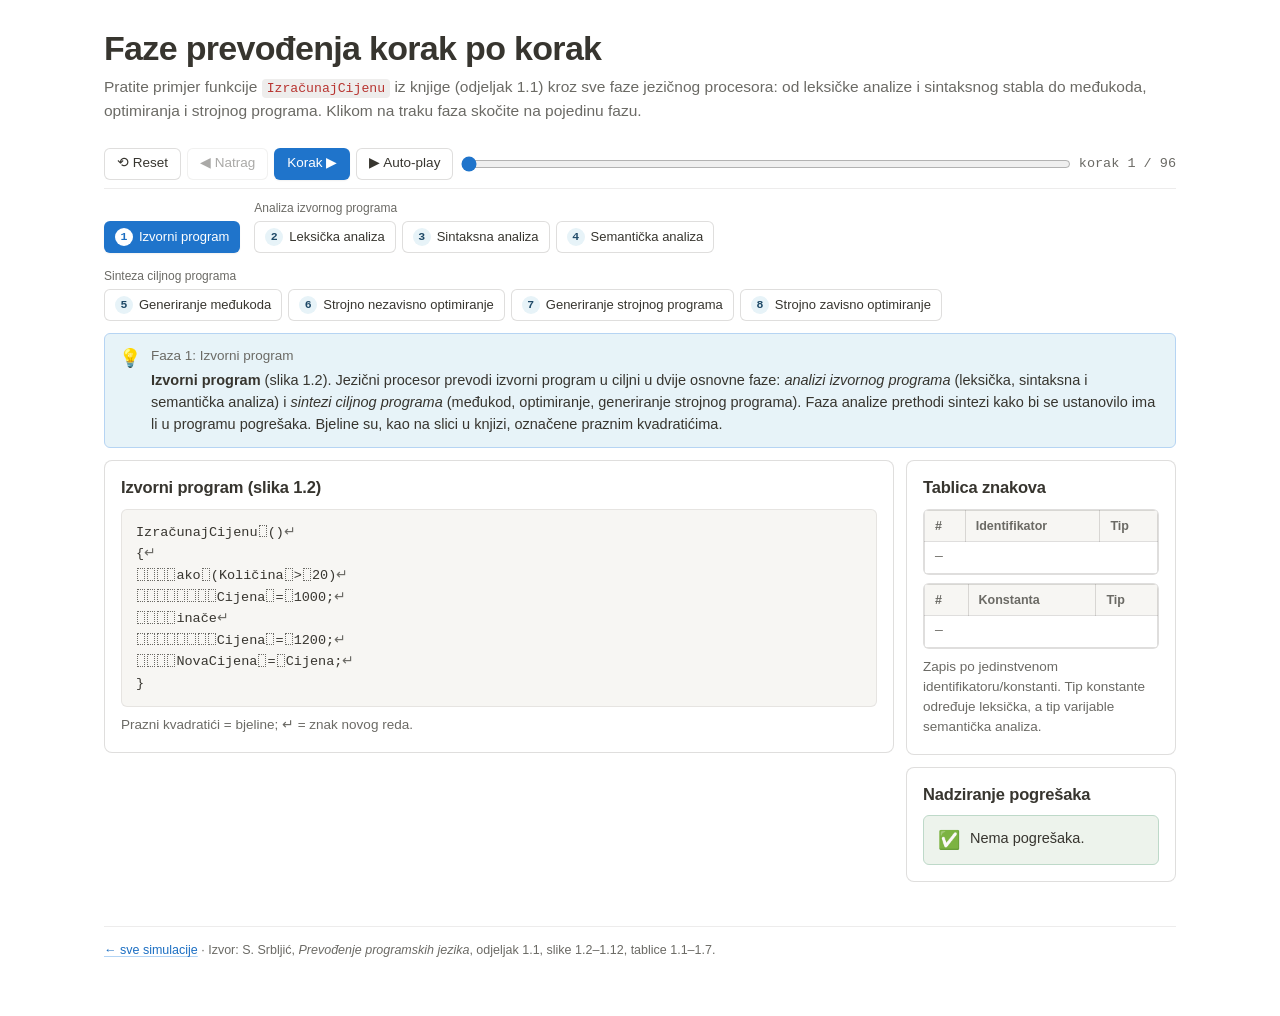
<file: sim/faze-prevodenja/index.html>
<!doctype html>
<html lang="hr">
<head>
<meta charset="utf-8">
<meta name="viewport" content="width=device-width, initial-scale=1">
<title>Faze prevođenja — PPJ</title>
<script src="../../assets/theme.js"></script>
<link rel="stylesheet" href="../../assets/style.css">
<style>
  .ctrl input[type=range] { flex: 1 1 140px; min-width: 100px; }
  .phases { display: flex; flex-wrap: wrap; gap: 14px; margin: 4px 0 10px; }
  .pgroup { display: flex; flex-direction: column; gap: 4px; min-width: 0; }
  .pgroup .cap { font-size: 12px; color: var(--muted); }
  .pgroup .btns { display: flex; flex-wrap: wrap; gap: 6px; }
  .ph { padding: 5px 10px; font-size: 13px; }
  .ph .n {
    display: inline-flex; align-items: center; justify-content: center;
    min-width: 18px; height: 18px; padding: 0 5px; border-radius: 999px;
    background: var(--chip); color: var(--chip-ink); font: 600 11.5px var(--mono);
  }
  .ph.done { border-color: var(--ok-border); background: var(--ok-bg); color: var(--ok); }
  .ph.done .n { background: var(--bg); color: var(--ok); }
  .ph.active { background: var(--accent-btn); color: var(--accent-ink); border-color: transparent; box-shadow: var(--shadow-sm); }
  .ph.active .n { background: var(--bg); color: var(--accent); }
  .layout { display: grid; grid-template-columns: minmax(0, 1fr) 270px; gap: 12px; align-items: start; }
  @media (max-width: 860px) {
    .layout, .grid3 { grid-template-columns: 1fr; }
  }
  .layout .panel { margin: 0 0 12px; }
  .src .rest { color: var(--muted); }
  .src .ws { color: var(--muted); }
  .src .wsb { display: inline-block; width: .6em; height: .95em; border: 1px dotted var(--muted); vertical-align: -.12em; margin: 0 1px; }
  .ln { display: block; padding: 0 4px; border-radius: 3px; min-height: 1.6em; }
  .ln.del { text-decoration: line-through; color: var(--err); }
  .ln.new { color: var(--ok); font-weight: 600; }
  .ln.sep { border-top: 1px dashed var(--line); }
  .blk { float: right; font: 11px var(--mono); color: var(--muted); margin-left: 8px; }
  .treebox { overflow: auto; max-height: 560px; border: 1px solid var(--line); border-radius: var(--r-md); background: var(--panel); }
  .treebox svg { display: block; }
  .treebox.fit svg { width: 100%; height: auto; }
  svg .node.term { fill: var(--chip); }
  svg .node.term.active { fill: var(--hl); }
  svg .node.hidden { opacity: .35; }
  .stackcol { display: flex; flex-direction: column; gap: 4px; min-height: 60px; }
  .sbox { border: 1px solid var(--line); border-radius: var(--r-md); padding: 4px 8px; font: 13px var(--mono); background: var(--panel); text-align: center; box-shadow: var(--shadow-sm); }
  .sbox small { display: block; color: var(--muted); font-size: 11px; }
  .sbox.top { background: var(--hl); color: var(--hl-ink); border-color: var(--hl-stroke); }
  .sbox.top small { color: var(--hl-ink); }
  .qitem { font: 13px var(--mono); padding: 3px 6px; border-bottom: 1px dotted var(--line); border-radius: var(--r-sm); }
  .qitem.cur { background: var(--hl); color: var(--hl-ink); font-weight: 600; }
  .qitem.cur::before { content: "▶ "; }
  td.act { font: 12.5px var(--mono); }
  .opt { display: flex; gap: 14px; flex-wrap: wrap; align-items: center; margin: 10px 0 0; font-size: 13.5px; }
  .opt .opt-sel { display: inline-flex; gap: 6px; align-items: center; margin: 0; color: var(--ink); font-size: 13.5px; font-weight: 400; }
  .opt select { width: auto; font: 13px var(--sans); }
  .kv td:first-child { color: var(--muted); }
  .msgs li { margin: 2px 0; font: 13px var(--mono); }
  .msgs ul { padding-left: 18px; margin: 0; }
</style>
</head>
<body>
<div class="wrap wide">
  <div class="topbar">
    <h1>Faze prevođenja korak po korak</h1>
    <a class="btn popout" href="./" target="_blank" rel="noopener">↗ Otvori veći prikaz</a>
  </div>
  <p class="lead">Pratite primjer funkcije <code>IzračunajCijenu</code> iz knjige (odjeljak 1.1) kroz sve faze jezičnog procesora: od leksičke analize i sintaksnog stabla do međukoda, optimiranja i strojnog programa. Klikom na traku faza skočite na pojedinu fazu.</p>

  <div class="ctrl">
    <div class="toolbar" style="margin-bottom:0">
      <button class="btn" id="bReset" type="button">⟲ Reset</button>
      <button class="btn" id="bBack" type="button">◀ Natrag</button>
      <button class="btn primary" id="bNext" type="button">Korak ▶</button>
      <button class="btn" id="bPlay" type="button">▶ Auto-play</button>
      <input type="range" id="scrub" min="0" max="0" value="0" aria-label="Položaj u simulaciji">
      <span class="muted small mono" id="counter"></span>
    </div>
  </div>

  <div class="phases" id="phases" role="tablist" aria-label="Faze prevođenja"></div>

  <div class="callout info" id="note" aria-live="polite"></div>

  <div class="layout">
    <div id="view"></div>
    <aside>
      <div class="panel" id="symp"></div>
      <div class="panel msgs" id="errp"></div>
    </aside>
  </div>

  <p class="footer"><a href="../../index.html">← sve simulacije</a> · Izvor: S. Srbljić, <i>Prevođenje programskih jezika</i>, odjeljak 1.1, slike 1.2–1.12, tablice 1.1–1.7.</p>
</div>

<script>
'use strict';
/* ================= Podaci iz knjige ================= */
const SRC_BASE = [
  'IzračunajCijenu ()',
  '{',
  '    ako (Količina > 20)',
  '        Cijena = 1000;',
  '    inače',
  '        Cijena = 1200;',
  '    NovaCijena = Cijena;',
  '}'
].join('\n');

// Tablica 1.3: izvorni program proširen naredbama PosPor = 8; i PosPor = PosPor / 2;
const SRC_EXT = [
  'IzračunajCijenu ()',
  '{',
  '    ako (Količina > 20)',
  '    {',
  '        Cijena = 1000;',
  '        PosPor = 8;',
  '    }',
  '    inače',
  '    {',
  '        Cijena = 1200;',
  '        PosPor = 8;',
  '    }',
  '    NovaCijena = Cijena;',
  '    PosPor = PosPor / 2;',
  '}'
].join('\n');

const PH = [null, 'Izvorni program', 'Leksička analiza', 'Sintaksna analiza', 'Semantička analiza',
  'Generiranje međukoda', 'Strojno nezavisno optimiranje', 'Generiranje strojnog programa', 'Strojno zavisno optimiranje'];

const KW = ['ako', 'inače', 'za', 'dok', 'skoči', 'slučaj'];
const SO_CH = '(){};,=<>+-*/';

function esc(s) {
  return String(s).replace(/&/g, '&amp;').replace(/</g, '&lt;').replace(/>/g, '&gt;').replace(/"/g, '&quot;');
}

/* ================= 1) Leksička analiza (pojednostavljena; detalje vidi simulaciju "leksički analizator") ================= */
function lexSimple(src) {
  const t = []; const n = src.length; let i = 0;
  const L = c => /\p{L}/u.test(c), D = c => c >= '0' && c <= '9';
  while (i < n) {
    const c = src[i];
    if (/\s/.test(c)) { i++; continue; }
    const s = i; let k;
    if (L(c)) { while (i < n && (L(src[i]) || D(src[i]))) i++; k = KW.includes(src.slice(s, i)) ? 'KR' : 'IDN'; }
    else if (D(c)) {
      while (i < n && D(src[i])) i++; k = 'INT';
      if (src[i] === '.' && D(src[i + 1] || '')) { i++; while (i < n && D(src[i])) i++; k = 'FLOAT'; }
    }
    else if (SO_CH.includes(c)) { i++; if ((c === '=' || c === '<' || c === '>') && src[i] === '=') i++; k = 'SO'; }
    else throw new Error('Nedozvoljen znak ' + c);
    t.push({ k, v: src.slice(s, i), s, e: i });
  }
  return t;
}
const pair = t => `(${t.k}, ${t.v})`;

// Tablica znakova nakon obrade prvih n jedinki (zapis po jedinstvenom identifikatoru / konstanti)
function symbolsUpTo(toks, n) {
  const ids = [], consts = []; let last = null;
  for (let i = 0; i < n && i < toks.length; i++) {
    const t = toks[i]; last = null;
    if (t.k === 'IDN') {
      let ix = ids.findIndex(x => x.name === t.v);
      if (ix < 0) { ids.push({ name: t.v, tip: null }); ix = ids.length - 1; last = { table: 'ids', idx: ix, isNew: true }; }
      else last = { table: 'ids', idx: ix, isNew: false };
    } else if (t.k === 'INT' || t.k === 'FLOAT') {
      let ix = consts.findIndex(x => x.v === t.v);
      if (ix < 0) { consts.push({ v: t.v, tip: t.k === 'INT' ? 'INTBroj' : 'FLOATBroj' }); ix = consts.length - 1; last = { table: 'consts', idx: ix, isNew: true }; }
      else last = { table: 'consts', idx: ix, isNew: false };
    }
  }
  return { ids, consts, last };
}

/* ================= 2) Sintaksna analiza: rekurzivni spust → sintaksno stablo (slika 1.4) ================= */
function parseProgram(toks) {
  let p = 0, nid = 0;
  const NT = label => ({ id: nid++, label, nt: true, kids: [] });
  const eat = (k, v) => {
    const t = toks[p];
    if (!t || t.k !== k || (v !== undefined && t.v !== v)) throw new Error('Sintaksna pogreška kod jedinke ' + (t ? pair(t) : 'kraj'));
    return { id: nid++, label: pair(t), nt: false, tok: p++, kids: [] };
  };
  const isSO = v => toks[p] && toks[p].k === 'SO' && toks[p].v === v;
  function potprogram() {
    const n = NT('<Potprogram>');
    n.kids.push(eat('IDN'), eat('SO', '('), eat('SO', ')'), blok());
    return n;
  }
  function blok() {
    const n = NT('<BlokNaredbi>');
    n.kids.push(eat('SO', '{'), slijed(), eat('SO', '}'));
    return n;
  }
  function slijed() {
    const n = NT('<SlijedNaredbi>');
    while (!isSO('}')) n.kids.push(naredba());
    return n;
  }
  function naredba() {
    const n = NT('<Naredba>');
    if (toks[p] && toks[p].k === 'KR' && toks[p].v === 'ako') {
      n.kids.push(eat('KR', 'ako'), eat('SO', '('), izraz(), eat('SO', ')'), naredba(), eat('KR', 'inače'), naredba());
    } else {
      n.kids.push(eat('IDN'), eat('SO', '='), desno(), eat('SO', ';'));
    }
    return n;
  }
  function izraz() {
    const n = NT('<Izraz>');
    n.kids.push(eat('IDN'), eat('SO', '>'), eat('INT'));
    return n;
  }
  function desno() {
    const n = NT('<Desno>');
    n.kids.push(toks[p] && toks[p].k === 'INT' ? eat('INT') : eat('IDN'));
    return n;
  }
  const root = potprogram();
  if (p !== toks.length) throw new Error('Višak jedinki iza kraja potprograma');
  return root;
}

// svaki čvor dobiva "reveal" = indeks jedinke pri čijem se čitanju prvi put pojavljuje u stablu
function annotateReveal(n) {
  if (!n.kids.length) n.reveal = n.tok;
  else { n.kids.forEach(annotateReveal); n.reveal = Math.min(...n.kids.map(k => k.reveal)); }
  return n;
}
function flattenTree(root) {
  const out = []; (function w(n, d) { n.depth = d; out.push(n); n.kids.forEach(k => w(k, d + 1)); })(root, 0); return out;
}
// Raspored: korijen lijevo, listovi redom odozgo prema dolje (red = redoslijed jedinki u izvornom programu)
function layoutTree(root, textW) {
  textW = textW || (s => s.length * 7.8 + 16);
  const nodes = flattenTree(root);
  const maxW = [];
  nodes.forEach(n => { n.w = textW(n.label); n.h = 24; maxW[n.depth] = Math.max(maxW[n.depth] || 0, n.w); });
  const gapX = 30, rowH = 30, pad = 8; const colX = []; let x = pad;
  maxW.forEach((w, d) => { colX[d] = x; x += w + gapX; });
  let leaf = 0;
  (function place(n) {
    n.x = colX[n.depth];
    if (!n.kids.length) n.y = pad + leaf++ * rowH;
    else { n.kids.forEach(place); n.y = (n.kids[0].y + n.kids[n.kids.length - 1].y) / 2; }
  })(root);
  return { nodes, W: x - gapX + pad, H: pad * 2 + (leaf - 1) * rowH + 24 };
}
function treeSVG(lay, upto, ui) {
  const vis = n => n.reveal <= upto;
  let e = '', g = '';
  lay.nodes.forEach(n => {
    if (!vis(n)) return;
    n.kids.forEach(k => {
      if (!vis(k)) return;
      const x1 = n.x + n.w, y1 = n.y + n.h / 2, x2 = k.x, y2 = k.y + k.h / 2, xm = x2 - 15;
      e += `<path class="edge${k.reveal === upto ? ' active' : ''}" d="M${x1},${y1} H${xm} V${y2} H${x2}"/>`;
    });
  });
  lay.nodes.forEach(n => {
    if (!vis(n)) return;
    const act = n.reveal === upto;
    g += `<g><rect class="node${n.nt ? '' : ' term'}${act ? ' active' : ''}" x="${n.x}" y="${n.y}" width="${n.w}" height="${n.h}" rx="${n.nt ? 4 : 12}"/>` +
      `<text x="${n.x + n.w / 2}" y="${n.y + n.h / 2 + 4.5}" text-anchor="middle" font-size="13">${esc(n.label)}</text></g>`;
  });
  return `<svg id="treesvg" viewBox="0 0 ${lay.W} ${lay.H}" width="${lay.W}" height="${lay.H}" role="img" aria-label="Sintaksno stablo (slika 1.4)">${e}${g}</svg>`;
}

/* ================= 2b) Stog sintaksnog analizatora (slika 1.5, tablice 1.1 i 1.2) ================= */
function stackRule(top, tok) {
  const so = v => tok && tok.k === 'SO' && tok.v === v;
  if (top === '<Naredba>' && tok && tok.k === 'IDN') return 1;
  if (top === '=' && so('=')) return 2;
  if (top === '<Desno>' && tok && tok.k === 'IDN') return 3;
  if (top === '<Desno>' && tok && tok.k === 'INT') return 4;
  if (top === '<Desno>') return 5;
  if (top === ';' && so(';')) return 6;
  return 0;
}
// stack: polje, zadnji element je vrh stoga. Vraća niz stanja (početno + po jedno nakon svake akcije).
function stackTrace(toks, init, withSem) {
  let stack = init.slice(), pos = 0;
  const states = [{ stack: stack.slice(), pos, rule: 0, msg: null, done: false }];
  for (let guard = 0; guard < 50; guard++) {
    const top = stack[stack.length - 1], tok = toks[pos];
    const r = stackRule(top, tok);
    if (!r) { states[states.length - 1].done = true; break; }
    if (r === 1) { stack.pop(); stack.push(';'); if (withSem) stack.push('{ZnakLijevo}'); stack.push('<Desno>', '='); pos++; }
    else if (r === 2 || r === 6) { stack.pop(); pos++; }
    else if (r === 3 || r === 4) { stack.pop(); if (withSem) stack.pop(); pos++; }
    else if (r === 5) {
      states.push({ stack: stack.slice(), pos, rule: 5, msg: 'Sintaksna pogreška: Nepotpuna naredba pridruživanja!', done: true });
      break;
    }
    states.push({ stack: stack.slice(), pos, rule: r, msg: null, done: false });
  }
  return states;
}
const ACT = {
  1: ['(IDN, xxx)', '&lt;Naredba&gt;', 'Uzmi(&lt;Naredba&gt;) s vrha stoga;<br>Stavi(;, &lt;Desno&gt;, =) na vrh stoga;<br>Pomakni kazaljku na sljedeću leksičku jedinku;'],
  2: ['(SO, =)', '=', 'Uzmi(=) s vrha stoga;<br>Pomakni kazaljku na sljedeću leksičku jedinku;'],
  3: ['(IDN, xxx)', '&lt;Desno&gt;', 'Uzmi(&lt;Desno&gt;) s vrha stoga;<br>Pomakni kazaljku na sljedeću leksičku jedinku;'],
  4: ['(INT, xxx)', '&lt;Desno&gt;', 'Uzmi(&lt;Desno&gt;) s vrha stoga;<br>Pomakni kazaljku na sljedeću leksičku jedinku;'],
  5: ['Sve ostale jedinke', '&lt;Desno&gt;', 'Ispiši("Sintaksna pogreška: Nepotpuna naredba pridruživanja!");'],
  6: ['(SO, ;)', ';', 'Uzmi(;) s vrha stoga;<br>Pomakni kazaljku na sljedeću leksičku jedinku;']
};
const ACT_SEM = {   // tablica 1.2: izmijenjene akcije (1), (3), (4)
  1: '(IDN, xxx)|&lt;Naredba&gt;|Uzmi(&lt;Naredba&gt;) s vrha stoga;<br>Stavi(;, <b>{ZnakLijevo}</b>, &lt;Desno&gt;, =) na vrh stoga;<br>Pomakni kazaljku na sljedeću leksičku jedinku;',
  3: '(IDN, xxx)|&lt;Desno&gt;|Uzmi(&lt;Desno&gt;) s vrha stoga;<br>Uzmi(<b>{ZnakLijevo}</b>) s vrha stoga;<br>Pomakni kazaljku na sljedeću leksičku jedinku;',
  4: '(INT, xxx)|&lt;Desno&gt;|Uzmi(&lt;Desno&gt;) s vrha stoga;<br>Uzmi(<b>{ZnakLijevo}</b>) s vrha stoga;<br>Pomakni kazaljku na sljedeću leksičku jedinku;'
};

/* ================= 3) Semantička analiza: ProvjeriTipove() (slike 1.8 i 1.9) ================= */
const PT_CODE = [
  'ProvjeriTipove(ZnakLijevo, Znak)',
  '{',
  '  ako ((Znak.Klasa == IDN) && (Znak.Tip == NULL))',
  '    Ispiši("Semantička pogreška: NEDEFINIRAN TIP VARIJABLE Znak.Ime");',
  '  ako (ZnakLijevo.Tip == NULL)',
  '    ZnakLijevo.Tip = Znak.Tip;',
  '  ako (ZnakLijevo.Tip != Znak.Tip)',
  '    Ispiši("Semantička pogreška: NEODGOVARAJUĆI TIPOVI PODATAKA',
  '            ZnakLijevo.Ime i Znak.Ime");',
  '}'
];
const nz = v => v === null ? 'NULL' : v;
function semanticTrace(opts) {
  const sym = { 'IzračunajCijenu': null, 'Količina': opts.kolicina ? 'INTBroj' : null, 'Cijena': null, 'NovaCijena': null };
  const errs = [], out = [];
  const push = o => out.push(Object.assign({ sym: Object.assign({}, sym), errs: errs.slice(), hl: [], left: null, right: null }, o));
  const tipOf = z => z.k === 'INT' ? 'INTBroj' : z.k === 'FLOAT' ? 'FLOATBroj' : sym[z.v];
  const zn = z => ({ klasa: z.k, ime: z.v, tip: nz(tipOf(z)) });

  push({ kind: 'intro', text: 'Prije semantičke analize u tablici znakova svi identifikatori nemaju određen tip (<code>Tip = NULL</code>), a konstante već imaju tip <code>INTBroj</code> iz leksičke analize. Tip varijable određuje se prvom naredbom koja varijabli pridruži vrijednost.' });

  // izraz Količina > 20 — knjiga (str. 13) navodi pogrešku za nedeklariranu varijablu Količina
  const zK = { k: 'IDN', v: 'Količina' };
  const bad = tipOf(zK) === null;
  if (bad) errs.push('Semantička pogreška: NEDEFINIRAN TIP VARIJABLE Količina');
  push({ kind: 'izraz', title: 'Izraz Količina > 20', right: zn(zK), hl: bad ? [2, 3] : [2], focus: 'Količina',
    text: bad
      ? 'U izrazu <code>Količina &gt; 20</code> koristi se varijabla <code>Količina</code> kojoj nijedna naredba nije pridružila vrijednost, pa joj je <code>Tip == NULL</code>. Uvjet iz slike 1.9 je ispunjen i ispisuje se pogreška — baš kao što knjiga navodi na kraju odjeljka o semantičkoj analizi (str. 13).'
      : 'Varijabla <code>Količina</code> ima određen tip (<code>INTBroj</code>), pa prvi uvjet nije ispunjen i pogreške nema.' });

  const assigns = [
    { left: 'Cijena', right: { k: 'INT', v: '1000' }, stmt: 'Cijena = 1000;' },
    { left: 'Cijena', right: { k: 'INT', v: '1200' }, stmt: 'Cijena = 1200;' },
    { left: 'NovaCijena', right: { k: 'IDN', v: 'Cijena' }, stmt: 'NovaCijena = Cijena;' }
  ];
  assigns.forEach(a => {
    const zl = { k: 'IDN', v: a.left };
    push({ kind: 'call', title: 'Naredba ' + a.stmt, left: zn(zl), right: zn(a.right), focus: a.left,
      text: `Prije poziva <code>Naredba()</code> izvode se <code>Čitaj(Znak); ZnakLijevo = Znak;</code>, pa <code>ZnakLijevo</code> čuva jedinku s lijeve strane znaka jednakosti. Kad <code>Desno(ZnakLijevo)</code> pročita jedinku ${esc(pair(a.right))}, poziva se <code>ProvjeriTipove(ZnakLijevo, Znak)</code>.` });
    const c1 = a.right.k === 'IDN' && tipOf(a.right) === null;
    if (c1) errs.push('Semantička pogreška: NEDEFINIRAN TIP VARIJABLE ' + a.right.v);
    push({ kind: 'c1', title: a.stmt + ' — 1. provjera', left: zn(zl), right: zn(a.right), hl: c1 ? [2, 3] : [2], focus: a.left,
      text: c1 ? 'Desna strana je identifikator bez tipa: ispisuje se pogreška.'
        : `<code>Znak.Klasa == IDN</code> i <code>Znak.Tip == NULL</code>? Ne (${a.right.k === 'IDN' ? 'tip <code>' + nz(tipOf(a.right)) + '</code> je već određen' : 'desna strana je konstanta'}) — pogreške nema.` });
    const c2 = sym[a.left] === null;
    const before = sym[a.left];
    if (c2) sym[a.left] = tipOf(a.right);
    push({ kind: 'c2', title: a.stmt + ' — 2. provjera', left: zn(zl), right: zn(a.right), hl: c2 ? [4, 5] : [4], focus: a.left, changed: c2 ? a.left : null,
      text: c2 ? `<code>ZnakLijevo.Tip == NULL</code>: da. Varijabla se deklarira ovom naredbom, pa <code>ZnakLijevo.Tip = Znak.Tip</code> = <code>${nz(sym[a.left])}</code>. Tip se upisuje u tablicu znakova.`
        : `<code>ZnakLijevo.Tip == NULL</code>? Ne, <code>${esc(a.left)}</code> već ima tip <code>${nz(before)}</code>, pa se tip ne mijenja.` });
    const c3 = sym[a.left] !== tipOf(a.right);
    if (c3) errs.push(`Semantička pogreška: NEODGOVARAJUĆI TIPOVI PODATAKA ${a.left} i ${a.right.v}`);
    push({ kind: 'c3', title: a.stmt + ' — 3. provjera', left: zn(zl), right: zn(a.right), hl: c3 ? [6, 7, 8] : [6], focus: a.left,
      text: c3 ? 'Tipovi lijeve i desne strane se razlikuju: ispisuje se pogreška.'
        : `<code>ZnakLijevo.Tip != Znak.Tip</code>? Ne, oba su <code>${nz(sym[a.left])}</code> — tipovi su odgovarajući.` });
  });
  push({ kind: 'end', title: 'Kraj semantičke analize',
    text: 'Podaci o tipu prenose se po sintaksnom stablu: od dna prema vrhu (tip konstante 1000 do čvora <code>&lt;Naredba&gt;</code> i dalje do naredbe grananja) i od vrha prema dnu (do <code>&lt;Desno&gt;</code> u naredbi <code>Cijena = 1200;</code>). Tako se i <code>NovaCijena</code> određuje tip <code>INTBroj</code> iz <code>Cijena</code>. ' +
      (errs.length ? 'Ostaje jedna pogreška: <code>Količina</code> nema tip. Knjiga ipak nastavlja isti primjer sintezom; pravi prevoditelj ne bi generirao ciljni program dok postoji pogreška.' : 'Pogrešaka nema.') });
  return out;
}

/* ================= 4) Međukod (tablica 1.3), optimiranje (tablica 1.4), strojni program (tablica 1.5) ================= */
const IC_ROWS = [
  { src: ['IzračunajCijenu ()', '{'], ic: [], fixed: true },
  { src: ['    ako (Količina > 20)'], ic: ['if Količina > 20 goto L1', 'goto L2'],
    text: 'Naredba grananja postaje uvjetni skok <code>if X relop Y goto L</code> uz bezuvjetni skok <code>goto L2</code> za slučaj neispunjenog uvjeta. Oznake L1, L2 i L3 su parametri koji se prenose kroz sintaksno stablo, slično kao u semantičkoj analizi.' },
  { src: ['    {', '        Cijena = 1000;', '        PosPor = 8;', '    }'], ic: ['L1: Cijena := 1000', '    PosPor := 8', '    goto L3'],
    text: 'Naredbe pridruživanja postaju naredbe oblika <code>X := Y</code>. Zagrade <code>{ }</code> i znak <code>;</code> nestaju — nisu potrebni u daljnjim koracima. Nakon prve grane slijedi <code>goto L3</code> kojim se preskače grana <code>inače</code>.' },
  { src: ['    inače', '    {', '        Cijena = 1200;', '        PosPor = 8;', '    }'], ic: ['L2: Cijena := 1200', '    PosPor := 8'],
    text: 'Grana <code>inače</code> počinje oznakom L2 (cilj skoka kad uvjet nije ispunjen).' },
  { src: ['    NovaCijena = Cijena;', '    PosPor = PosPor / 2;'], ic: ['L3: NovaCijena := Cijena', '    PosPor := PosPor / 2'],
    text: 'Nastavak programa počinje oznakom L3 (cilj skoka iz prve grane). Kod višeg međukoda deklaracija nema jer su podaci o njima već u tablici znakova.' },
  { src: ['}'], ic: [], fixed: true }
];

const OPT_ORIG = [
  ['if Količina > 20 goto L1'],
  ['goto L2'],
  ['L1: Cijena := 1000', 'PosPor := 8', 'goto L3'],
  ['L2: Cijena := 1200', 'PosPor := 8'],
  ['L3: NovaCijena := Cijena', 'PosPor := PosPor / 2']
];
// pripremna pretvorba: definicija PosPor := 8 umeće se u 5. osnovni blok (bliže uporabi)
function prepareIC(blocks) {
  const b = blocks.map(x => x.slice());
  const last = b[b.length - 1];
  last[0] = last[0].replace(/^L3: /, '');
  last.unshift('L3: PosPor := 8');
  return b;
}
// optimiranje: višestruka definicija iz 3. i 4. bloka se odbacuje
function optimizeIC(prepared) {
  return prepared.map((blk, i) => (i === 2 || i === 3) ? blk.filter(s => s !== 'PosPor := 8') : blk.slice());
}

const IC_OPT = [
  ['if Količina > 20 goto L1'], ['goto L2'], ['L1: Cijena := 1000', 'goto L3'], ['L2: Cijena := 1200'],
  ['L3: PosPor := 8', 'NovaCijena := Cijena', 'PosPor := PosPor / 2']
];
const ASM_ROWS = [
  { ic: 'if Količina > 20 goto L1', asm: ['MOVE #20, D0', 'CMP Količina, D0', 'BGT L1'], text: 'Uvjetni skok: konstanta se učita u podatkovni registar D0, usporedi se s varijablom <code>Količina</code> i uz uvjet "veće" izvodi se <code>BGT L1</code>.' },
  { ic: 'goto L2', asm: ['BRA L2'], text: 'Bezuvjetno grananje <code>goto L</code> prevodi se u <code>BRA L</code>.' },
  { ic: 'L1: Cijena := 1000', asm: ['L1: MOVE #1000, D0', 'MOVE D0, Cijena'], text: 'Naredba pridruživanja <code>X := Y</code> uvijek se prevodi u isti unaprijed određeni slijed: <code>MOVE &lt;AdresaY&gt;, D0</code> i <code>MOVE D0, &lt;AdresaX&gt;</code>.' },
  { ic: 'goto L3', asm: ['BRA L3'], text: 'Još jedno bezuvjetno grananje.' },
  { ic: 'L2: Cijena := 1200', asm: ['L2: MOVE #1200, D0', 'MOVE D0, Cijena'], text: 'Isti predložak pridruživanja; oznaka L2 prenosi se na prvu mnemoničku naredbu.' },
  { ic: 'L3: PosPor := 8', asm: ['L3: MOVE #8, D0', 'MOVE D0, PosPor'], text: 'Ovu je naredbu optimiranje međukoda premjestilo iz obje grane u blok L3.' },
  { ic: 'NovaCijena := Cijena', asm: ['MOVE Cijena, D0', 'MOVE D0, NovaCijena'], text: 'Varijabla se prvo dohvaća u registar D0, a zatim sprema na odredište.' },
  { ic: 'PosPor := PosPor / 2', asm: ['MOVE PosPor, D0', 'DIVU #2, D0', 'MOVE D0, PosPor'], text: 'Dijeljenje se izvodi naredbom <code>DIVU</code> nad registrom D0. Time je dobiven mnemonički program iz tablice 1.5.' }
];
const ASM0 = [].concat(...ASM_ROWS.map(r => r.asm));

/* ----- Strojno zavisno optimiranje: prozorčić (tablice 1.6 i 1.7) ----- */
function parseAsm(s) {
  const m = /^(?:([A-Za-z]\w*):\s+)?([A-Z]+)(?:\s+(.*))?$/.exec(s);
  return { label: m[1] || '', op: m[2], args: m[3] ? m[3].split(/\s*,\s*/) : [] };
}
const fmtAsm = a => (a.label ? a.label + ': ' : '') + a.op + (a.args.length ? ' ' + a.args.join(', ') : '');
const isVar = a => /^\p{L}[\p{L}\d]*$/u.test(a) && !/^D\d$/.test(a);
function rw(a) {
  const r = [], w = [];
  if (a.op === 'MOVE') { if (isVar(a.args[0])) r.push(a.args[0]); if (isVar(a.args[1])) w.push(a.args[1]); }
  else if (a.op === 'CMP') a.args.forEach(x => { if (isVar(x)) r.push(x); });
  return { r, w };
}
const isBranch = a => /^B[A-Z]{1,2}$/.test(a.op);
const cp = L => L.map(x => ({ label: x.label, op: x.op, args: x.args.slice() }));

// prolaz 1: zamjena mjesta dviju neovisnih parova naredbi, ako se time store i load iste varijable nađu jedan uz drugi
function passSwap(L0) {
  const L = cp(L0);
  for (let i = 0; i + 4 < L.length; i++) {
    const [A1, A2, B1, B2, C] = L.slice(i, i + 5);
    if (![A1, A2, B1, B2, C].every(x => x.op === 'MOVE')) continue;
    if (A2.label || B1.label || B2.label || C.label) continue;
    const a = [rw(A1), rw(A2)], b = [rw(B1), rw(B2)];
    const rA = [].concat(...a.map(x => x.r)), wA = [].concat(...a.map(x => x.w));
    const rB = [].concat(...b.map(x => x.r)), wB = [].concat(...b.map(x => x.w));
    const clash = wA.some(v => rB.includes(v) || wB.includes(v)) || wB.some(v => rA.includes(v));
    if (clash) continue;
    if (!(C.args[1] === 'D0' && wA.includes(C.args[0]))) continue;
    B1.label = A1.label; A1.label = '';
    L.splice(i, 4, B1, B2, A1, A2);
    return { L, hl: [i, i + 1, i + 2, i + 3], del: [], after: [i, i + 1, i + 2, i + 3] };
  }
  return null;
}
// prolaz 2: prekomjerna naredba (store X; load X u isti registar)
function passRedundant(L0) {
  const L = cp(L0);
  for (let i = 0; i + 1 < L.length; i++) {
    const s = L[i], l = L[i + 1];
    if (s.op === 'MOVE' && s.args[0] === 'D0' && isVar(s.args[1]) && l.op === 'MOVE' && l.args[0] === s.args[1] && l.args[1] === 'D0' && !l.label) {
      L.splice(i + 1, 1);
      return { L, hl: [i], del: [i + 1], after: [i] };
    }
  }
  return null;
}
// prolaz 3: mrtva naredba (spremljena vrijednost nikad se ne koristi prije novog spremanja)
function passDead(L0) {
  const L = cp(L0);
  for (let i = 0; i < L.length; i++) {
    const s = L[i];
    if (!(s.op === 'MOVE' && s.args[0] === 'D0' && isVar(s.args[1]))) continue;
    const v = s.args[1];
    for (let j = i + 1; j < L.length; j++) {
      const t = L[j];
      if (t.label || isBranch(t)) break;
      if (rw(t).r.includes(v)) break;
      if (rw(t).w.includes(v)) { L.splice(i, 1); return { L, hl: [], del: [i], after: [] }; }
    }
  }
  return null;
}
// prolaz 4: skupa operacija (DIVU #2^k) zamjenjuje se jeftinom (ROR #k)
function passStrength(L0) {
  const L = cp(L0);
  for (let i = 0; i < L.length; i++) {
    const a = L[i];
    if (a.op === 'DIVU' && /^#\d+$/.test(a.args[0])) {
      const n = +a.args[0].slice(1);
      if (n > 1 && (n & (n - 1)) === 0) { a.op = 'ROR'; a.args = ['#' + Math.log2(n), a.args[1]]; return { L, hl: [i], del: [], after: [i] }; }
    }
  }
  return null;
}
// prolaz 5: algebarsko pojednostavljenje (konstanta 8 pomaknuta za 1 bit = konstanta 4)
function passFold(L0) {
  const L = cp(L0);
  for (let i = 0; i + 1 < L.length; i++) {
    const a = L[i], b = L[i + 1];
    if (a.op === 'MOVE' && /^#\d+$/.test(a.args[0]) && a.args[1] === 'D0' && b.op === 'ROR' && /^#\d+$/.test(b.args[0]) && b.args[1] === 'D0' && !b.label) {
      const c = +a.args[0].slice(1), k = +b.args[0].slice(1);
      if (c % (1 << k) === 0) { a.args[0] = '#' + (c >> k); L.splice(i + 1, 1); return { L, hl: [i], del: [i + 1], after: [i] }; }
    }
  }
  return null;
}
const WIN_PASSES = [
  { fn: passSwap, title: '1. prolaz: zamjena mjesta naredbi', text: 'Prozorčić je na početku bloka L3. Naredbe <code>MOVE #8, D0</code> i <code>MOVE D0, PosPor</code> (prijevod <code>PosPor = 8;</code>) nisu podatkovno zavisne od <code>MOVE Cijena, D0</code> i <code>MOVE D0, NovaCijena</code> (prijevod <code>NovaCijena = Cijena;</code>), pa im se mijenjaju mjesta. Time je spremanje <code>PosPor</code> sada odmah uz njegovo dohvaćanje.' },
  { fn: passRedundant, title: '2. prolaz: odbacivanje prekomjerne naredbe', text: 'Vrijednost varijable <code>PosPor</code> već je u registru D0, pa je naredba <code>MOVE PosPor, D0</code> prekomjerna i odbacuje se (tablica 1.6).' },
  { fn: passDead, title: '3. prolaz: odbacivanje mrtve naredbe', text: 'Naredbe <code>DIVU #2, D0</code> i <code>MOVE D0, PosPor</code> spremaju novu vrijednost varijable <code>PosPor</code>, pa vrijednost koju sprema prva naredba <code>MOVE D0, PosPor</code> ne koristi nijedna naredba. To je <i>mrtva naredba</i> i odbacuje se (tablica 1.7).' },
  { fn: passStrength, title: '4. prolaz: skupa operacija → jeftina', text: 'Operacija dijeljenja <code>DIVU #2, D0</code> zamjenjuje se operacijom posmaka bitova <code>ROR #1, D0</code>, čije je trajanje znatno kraće.' },
  { fn: passFold, title: '5. prolaz: algebarsko pojednostavljenje', text: 'Naredbe <code>MOVE #8, D0</code> i <code>ROR #1, D0</code> računaju konstantnu vrijednost 4, pa se zamjenjuju jednom naredbom <code>MOVE #4, D0</code>.' }
];
function runWindowPasses(lines) {
  let L = lines.map(parseAsm); const res = [];
  WIN_PASSES.forEach(p => {
    const before = L.map(fmtAsm);
    const r = p.fn(L);
    if (r) { L = r.L; res.push({ title: p.title, text: p.text, before, after: L.map(fmtAsm), hl: r.hl, del: r.del, a: r.after }); }
    else res.push({ title: p.title, text: p.text, before, after: before.slice(), hl: [], del: [], a: [] });
  });
  return res;
}

/* ================= Gradnja koraka simulacije ================= */
function buildSteps(opts) {
  const S = [];
  const add = (ph, title, note, view) => S.push({ ph, title, note, view });

  // --- 1. izvorni program
  add(1, 'Izvorni program',
    '<b>Izvorni program</b> (slika 1.2). Jezični procesor prevodi izvorni program u ciljni u dvije osnovne faze: <i>analizi izvornog programa</i> (leksička, sintaksna i semantička analiza) i <i>sintezi ciljnog programa</i> (međukod, optimiranje, generiranje strojnog programa). Faza analize prethodi sintezi kako bi se ustanovilo ima li u programu pogrešaka. Bjeline su, kao na slici u knjizi, označene praznim kvadratićima.',
    { type: 'src', src: SRC_BASE });

  // --- 2. leksička analiza
  const toks = lexSimple(SRC_BASE);
  add(2, 'Leksička analiza: pregled',
    '<b>Leksička analiza</b> je linearna analiza znakova: znakovi se čitaju slijedno i grupiraju u <i>leksičke jedinke</i>, određuje im se klasa, izbacuju se bjeline i komentari. Klase: <code>IDN</code> identifikatori, <code>KR</code> ključne riječi (ako, inače, za, dok, skoči, slučaj), <code>INT</code> cjelobrojne konstante, <code>FLOAT</code> konstante s pomačnim zarezom, <code>SO</code> specijalni znakovi i operatori. Rezultat je niz uređenih parova <i>(KlasaLeksičkeJedinke, LeksičkaJedinka)</i> (slika 1.3). Usput se gradi <i>tablica znakova</i>.',
    { type: 'lex', i: -1, toks });
  toks.forEach((t, i) => {
    const prevE = i ? toks[i - 1].e : 0;
    const skipped = SRC_BASE.slice(prevE, t.s).replace(/\S/g, '').length;
    const sy = symbolsUpTo(toks, i + 1);
    let what;
    if (t.k === 'IDN') what = `Niz počinje slovom, a sadrži slova i brojke: klasa <code>IDN</code>. ${sy.last.isNew ? `U tablici znakova stvara se <b>novi zapis #${sy.last.idx + 1}</b> (tip za sada <code>NULL</code>).` : `Zapis već postoji u tablici znakova (#${sy.last.idx + 1}); upisuje se samo kazaljka na njega.`}`;
    else if (t.k === 'KR') what = `<code>${esc(t.v)}</code> je rezervirana ključna riječ: klasa <code>KR</code>. Ključne riječi se ne mogu koristiti kao imena varijabli.`;
    else if (t.k === 'INT') what = `Niz dekadskih znamenaka: klasa <code>INT</code>. ${sy.last.isNew ? `Novi zapis #${sy.last.idx + 1} u tablici konstanti` : `Postojeći zapis #${sy.last.idx + 1}`}; tip <code>INTBroj</code> određen je već leksičkim pravilima.`;
    else what = `Specijalni znak ili operator: klasa <code>SO</code>.`;
    add(2, `Leksička jedinka ${i + 1}/${toks.length}`,
      `<b>Jedinka ${i + 1}: ${esc(pair(t))}.</b> ${what}${skipped ? ` Izbačeno bjelina i znakova novog reda: ${skipped}.` : ''}${i === toks.length - 1 ? ' Time je dobiven cijeli niz leksičkih jedinki (slika 1.3); on je ulazni niz sintaksnog analizatora.' : ''}`,
      { type: 'lex', i, toks });
  });

  // --- 3. sintaksna analiza
  const root = annotateReveal(parseProgram(toks));
  const lay = layoutTree(root);
  const nodes = lay.nodes;
  add(3, 'Sintaksna analiza: pregled',
    '<b>Sintaksna analiza</b> je hijerarhijska analiza: leksičke jedinke grupiraju se u hijerarhijske skupine sa zajedničkim značenjem. Analizator provjerava zadovoljava li niz jedinki sintaksna pravila i gradi <i>sintaksno stablo</i> (slika 1.4) ili ispisuje poruku o pogrešci. Ovdje stablo raste jedinku po jedinku, kako bi ga gradio analizator rekurzivnim spustom (slika 1.7: stablo aktiviranja potprograma podudara se sa stablom).',
    { type: 'tree', lay, upto: -1 });
  const NOTES = {
    4: ' Naredba grananja je rekurzivna: u njezinoj se definiciji ponovno koristi <code>&lt;Naredba&gt;</code>.',
    13: ' Jedinke (IDN, Cijena), (SO, =), (INT, 1000) i (SO, ;) čine skupinu <code>&lt;Naredba&gt;</code> sa značenjem naredbe pridruživanja <code>Cijena = 1000;</code>.',
    23: ' Stablo je izgrađeno do kraja: sve jedinke su obrađene.'
  };
  toks.forEach((t, i) => {
    const nu = nodes.filter(n => n.reveal === i && n.nt).map(n => n.label);
    add(3, `Sintaksno stablo ${i + 1}/${toks.length}`,
      `<b>Čitaj(Znak): ${esc(pair(t))}.</b> ${nu.length ? 'Aktiviraju se potprogrami (novi čvorovi): ' + nu.map(x => '<code>' + esc(x) + '</code>').join(', ') + '. ' : ''}Jedinka se dodaje kao list stabla.${NOTES[i] || ''}`,
      { type: 'tree', lay, upto: i });
  });

  // --- 3b. stog (slika 1.5)
  const exs = {
    knjiga: { label: 'Cijena = 1000; (slika 1.5)', toks: toks.slice(10), init: ['(SO, })', '<SlijedNaredbi>', '<Naredba>', '<Naredba>', '(KR, inače)', '<Naredba>'] },
    nova: { label: 'NovaCijena = Cijena;', toks: toks.slice(19), init: ['<Naredba>'] },
    pogreska: { label: 'Cijena = ; (pogreška)', toks: lexSimple('Cijena = ;'), init: ['<Naredba>'] }
  };
  const ex = exs[opts.stackEx] || exs.knjiga;
  const st = stackTrace(ex.toks, ex.init, opts.withSem);
  st.forEach((s, k) => {
    let note;
    if (k === 0) note = '<b>Stog sintaksnog analizatora</b> (slika 1.5, tablica 1.1). Ako se ne optimira međukod više razine, dijelovi sintaksnog stabla spremaju se dinamički na LIFO stog. Analizator stalno uspoređuje sadržaj vrha stoga i pročitanu leksičku jedinku te izvodi pripadnu akciju iz tablice akcija. Prikazana je obrada naredbe pridruživanja ' + esc(ex.label.replace(/ \(.*$/, '')) + (opts.stackEx === 'knjiga' || !opts.stackEx ? ' (u trenutku kad su <code>ako (Količina > 20)</code> već obrađeni; ispod stoga čekaju ostali dijelovi stabla).' : ' (odabrani primjer).') + ' Na vrhu je <code>&lt;Naredba&gt;</code>, a kazaljka pokazuje na prvu jedinku. Primjer i tablicu možete promijeniti ispod stoga.';
    else if (s.rule === 5) note = `<b>Akcija (5):</b> na vrhu je <code>&lt;Desno&gt;</code>, a pročitana jedinka nije ni identifikator ni cijeli broj. Ispisuje se: <i>${esc(s.msg)}</i>`;
    else {
      const prev = st[k - 1], tk = ex.toks[prev.pos];
      const topPrev = prev.stack[prev.stack.length - 1];
      note = `<b>Akcija (${s.rule}):</b> jedinka <code>${esc(pair(tk))}</code>, vrh stoga <code>${esc(topPrev)}</code>. ` + {
        1: 'Uzme se <code>&lt;Naredba&gt;</code> s vrha, a na stog se stavlja niz <code>; &lt;Desno&gt; =</code>' + (opts.withSem ? ' uz <code>{ZnakLijevo}</code> (tablica 1.2: parametri lijeve jedinke čuvaju se na stogu)' : '') + '. Usporedbom sa slikom 1.4 vidi se da su to znakovi podstabla kojemu je korijen <code>&lt;Naredba&gt;</code>. Kazaljka se pomiče.',
        2: 'Znak <code>=</code> se poklapa: uzima se s vrha stoga, kazaljka se pomiče.',
        3: 'Desna strana je identifikator: uzima se <code>&lt;Desno&gt;</code>' + (opts.withSem ? ' i <code>{ZnakLijevo}</code>' : '') + ' s vrha stoga, kazaljka se pomiče.',
        4: 'Desna strana je cijeli broj: uzima se <code>&lt;Desno&gt;</code>' + (opts.withSem ? ' i <code>{ZnakLijevo}</code>' : '') + ' s vrha stoga, kazaljka se pomiče.',
        6: 'Znak <code>;</code> se poklapa: uzima se s vrha stoga, kazaljka se pomiče.'
      }[s.rule];
    }
    if (s.done && s.rule !== 5) note += (st.length === 1 ? '' : ' ') + ' Za preostale jedinke (npr. <code>(KR, inače)</code>) vrijedila bi daljnja pravila koja knjiga ne prikazuje. Sintaksna analiza uspješno završava ako na kraju ostane prazan stog, a kazaljka pokazuje na kraj niza jedinki.';
    add(3, k === 0 ? 'Stog: početno stanje' : `Stog: nakon akcije (${s.rule})`, note, { type: 'stack', st: s, toks: ex.toks, exKey: opts.stackEx || 'knjiga', exs, withSem: !!opts.withSem });
  });

  // --- 4. semantička analiza
  const sem = semanticTrace(opts);
  sem.forEach((s, k) => {
    add(4, k === 0 ? 'Semantička analiza: pregled' : (s.title || 'Semantička analiza'),
      (k === 0 ? '<b>Semantička analiza</b> provjerava deklaracije varijabli, tipove podataka u izrazima i sl.; potprogrami semantičkog analizatora pozivaju se iz potprograma sintaksnog analizatora i most su između faze analize i faze sinteze. ' : '') + s.text,
      { type: 'sem', s, intro: k === 0, kolicina: !!opts.kolicina });
  });
  const semEnd = sem[sem.length - 1];

  // --- 5. međukod
  const nIc = IC_ROWS.length - 2;
  add(5, 'Međukod: pregled',
    '<b>Generiranje međukoda</b> je prvi korak sinteze. Međukod je zapis izvornog programa koji se sprema u memoriju računala; ovdje je to <i>troadresni međukod srednje razine</i>: <code>X := Y</code> (pridruživanje), <code>goto L</code> (bezuvjetno grananje) i <code>if X relop Y goto L</code> (uvjetno grananje). Za ovaj korak knjiga proširuje izvorni program naredbama <code>PosPor = 8;</code> i <code>PosPor = PosPor / 2;</code> (tablica 1.3). Potprogrami generatora pozivaju se iz sintaksnog analizatora (npr. <code>GenMedukodPrid()</code>, slika 1.11).' +
    (semEnd.errs.length ? ' <i>(Napomena: u pravom prevoditelju sinteza bi se zaustavila zbog semantičke pogreške; ovdje se, kao u knjizi, primjer nastavlja.)</i>' : ''),
    { type: 'ic', shown: 0 });
  for (let r = 1; r <= nIc; r++) add(5, `Međukod: ${r}/${nIc}`, '<b>' + esc(IC_ROWS[r].src[0].trim()) + (IC_ROWS[r].src.length > 1 ? ' …' : '') + '</b> — ' + IC_ROWS[r].text, { type: 'ic', shown: r });

  // --- 6. strojno nezavisno optimiranje
  const prepared = prepareIC(OPT_ORIG), optimized = optimizeIC(prepared);
  add(6, 'Optimiranje: osnovni blokovi',
    '<b>Strojno nezavisno optimiranje</b> ne uzima u obzir arhitekturu računala. Prvo analiza tijeka izvođenja rastavlja međukod u <b>pet osnovnih blokova</b>: niz naredbi koje se slijedno izvode, a osim zadnje u bloku nema naredbi grananja. 1. blok ispituje uvjet, 2. je skok na L2, 3. se izvodi kad je uvjet ispunjen, 4. kad nije, a 5. je nastavak programa.',
    { type: 'opt', stage: 0, orig: OPT_ORIG, prepared, optimized });
  add(6, 'Optimiranje: tok i zavisnost podataka',
    'Analiza toka podataka i analiza zavisnosti podataka pokazuju da naredba <code>PosPor := 8</code> u 3. i 4. bloku definira istu vrijednost varijable <code>PosPor</code>, a ta se vrijednost ne koristi ni u 3. ni u 4. bloku — koristi se tek u 5. bloku (<code>PosPor := PosPor / 2</code>). Definiciju je zato isplativo pomaknuti bliže mjestu uporabe: tako se smanjuje vrijeme zauzetosti registra.',
    { type: 'opt', stage: 1, orig: OPT_ORIG, prepared, optimized });
  add(6, 'Optimiranje: pripremna pretvorba',
    '<b>Pripremna pretvorba</b> umeće novu definiciju <code>PosPor := 8</code> u 5. osnovni blok (druga kolona tablice 1.4). Umetnuta naredba je bliže naredbi <code>PosPor := PosPor / 2</code> jer je u istom bloku.',
    { type: 'opt', stage: 2, orig: OPT_ORIG, prepared, optimized });
  add(6, 'Optimiranje: rezultat',
    'Nakon pripremne pretvorbe analize se ponovno pokreću i pronalaze višestruku definiciju <code>PosPor := 8</code>. Postupak optimiranja ostavlja samo jednu naredbu u 5. bloku, a dvije iz 3. i 4. bloka odbacuje (treća kolona tablice 1.4). Međukod ima manje naredbi, a kraće je i vrijeme od definicije do uporabe varijable.',
    { type: 'opt', stage: 3, orig: OPT_ORIG, prepared, optimized });

  // --- 7. generiranje strojnog programa
  add(7, 'Strojni program: pregled',
    '<b>Generator strojnog programa</b> priprema strojne naredbe i simulira njihovo izvođenje. Najjednostavniji model prikazan je na prijevodu troadresnog međukoda srednje razine u mnemoničke naredbe mikroprocesora <b>Motorola MC 6800</b>: određeni tip troadresne naredbe uvijek se prevodi u isti unaprijed određeni slijed mnemoničkih naredbi (<code>D0</code> je podatkovni registar). Međukod je linearan, pa nije potrebno određivati redoslijed izvođenja.',
    { type: 'asm', shown: 0 });
  ASM_ROWS.forEach((r, k) => add(7, `Strojni program: ${k + 1}/${ASM_ROWS.length}`, `<b>${esc(r.ic)}</b> — ${r.text}`, { type: 'asm', shown: k + 1 }));

  // --- 8. strojno zavisno optimiranje (prozorčić)
  const passes = runWindowPasses(ASM0);
  add(8, 'Prozorčić: pregled',
    '<b>Strojno zavisno optimiranje</b> uzima u obzir arhitekturu računala. Najjednostavniji, ali učinkovit postupak promatra tri do pet slijednih strojnih naredbi unutar <i>prozorčića</i> koji se pomiče od početka do kraja programa: optimira se redoslijed naredbi, odbacuju se prekomjerne i nedohvatljive naredbe, izvode se algebarska pojednostavljenja. Povećanjem broja prolazaka prozorčića postiže se bolja kvaliteta. Polazište je mnemonički program iz tablice 1.5 (' + ASM0.length + ' naredbi).',
    { type: 'win', pass: null, passes, base: ASM0 });
  passes.forEach((p, k) => add(8, p.title, `<b>${esc(p.title)}.</b> ${p.text}`, { type: 'win', pass: k, passes, base: ASM0 }));
  const fin = passes[passes.length - 1].after;
  add(8, 'Prozorčić: rezultat',
    `<b>Optimirani mnemonički program</b> (treća kolona tablice 1.7): ${fin.length} umjesto ${ASM0.length} naredbi. Još bi se moglo odbaciti <code>L3: MOVE Cijena, D0</code>, jer mu uvijek prethodi <code>MOVE #1000, D0</code> ili <code>MOVE #1200, D0</code> — no postupak s malim prozorčićem ne analizira tijek izvođenja, pa tu činjenicu ne vidi. Prekomjerne naredbe prozorčićem se nalaze samo među naredbama koje slijede jedna iza druge.`,
    { type: 'win', pass: passes.length, passes, base: ASM0 });
  return S;
}

/* ================= Prikaz (čisti nizovi HTML-a) ================= */
function srcHTML(src, o) {
  o = o || {}; let out = '';
  for (let i = 0; i < src.length; i++) {
    const c = src[i]; let cls = '';
    if (o.s != null) cls = (i >= o.s && i < o.e) ? 'hl' : (i >= o.e ? 'rest' : '');
    let ch;
    if (c === '\n') { out += o.boxes ? '<span class="ws">↵</span>\n' : '\n'; continue; }
    ch = (c === ' ' && o.boxes) ? '<span class="wsb"></span>' : esc(c);
    out += cls ? `<span class="${cls}">${ch}</span>` : ch;
  }
  return `<pre class="code src">${out}</pre>`;
}
function lines(arr, flags) {
  return arr.map((t, i) => {
    const f = (flags && flags[i]) || '';
    return `<span class="ln ${f}">${esc(t) || '&nbsp;'}</span>`;
  }).join('');
}
function listing(arr, flags) { return `<pre class="code">${lines(arr, flags)}</pre>`; }

function renderView(v, ui) {
  ui = ui || {};
  switch (v.type) {
    case 'src':
      return `<div class="panel"><h2>Izvorni program (slika 1.2)</h2>${srcHTML(v.src, { boxes: true })}<p class="muted small" style="margin:8px 0 0">Prazni kvadratići = bjeline; ↵ = znak novog reda.</p></div>`;
    case 'lex': {
      const t = v.toks[v.i];
      const srcH = t ? srcHTML(SRC_BASE, { s: t.s, e: t.e }) : srcHTML(SRC_BASE);
      const chips = v.toks.slice(0, v.i + 1).map((x, k) => `<span class="chip${k === v.i ? ' hl' : ''}">${esc(pair(x))}</span>`).join(' ');
      return `<div class="grid2"><div class="panel"><h2>Izvorni program</h2>${srcH}</div>` +
        `<div class="panel"><h2>Niz leksičkih jedinki (slika 1.3)</h2><div>${chips || '<span class="muted">— još ništa pročitano —</span>'}</div></div></div>`;
    }
    case 'tree': {
      const fit = ui.fit ? ' fit' : '';
      return `<div class="panel"><div class="row" style="justify-content:space-between"><h2 style="margin:0">Sintaksno stablo (slika 1.4)</h2>` +
        `<label class="check-label"><input type="checkbox" id="fitTree"${ui.fit ? ' checked' : ''}> prilagodi širini</label></div>` +
        `<div class="treebox${fit}" id="treebox" style="margin-top:8px">${treeSVG(v.lay, v.upto, ui)}</div>` +
        `<details class="toggle boxed"><summary>Produkcije korištene u ovom stablu (rekonstruirano sa slike 1.4)</summary><div class="toggle-body"><pre class="code small">` + esc(
`<Potprogram>    → (IDN) (SO,() (SO,)) <BlokNaredbi>
<BlokNaredbi>   → (SO,{) <SlijedNaredbi> (SO,})
<SlijedNaredbi> → <Naredba> <Naredba>
<Naredba>       → (KR,ako) (SO,() <Izraz> (SO,)) <Naredba> (KR,inače) <Naredba>
<Naredba>       → (IDN) (SO,=) <Desno> (SO,;)
<Izraz>         → (IDN) (SO,>) (INT)
<Desno>         → (IDN) | (INT)`) + `</pre></div></details></div>`;
    }
    case 'stack': {
      const s = v.st;
      const stack = s.stack.slice().reverse().map((x, k) => {
        const sub = x === '{ZnakLijevo}' ? `<small>(IDN, Cijena)</small>` : '';
        return `<div class="sbox${k === 0 ? ' top' : ''}">${esc(x)}${sub}</div>`;
      }).join('');
      const q = v.toks.map((t, k) => ({ t, k })).filter(o => o.k >= s.pos);
      const queue = q.length ? q.map((o, j) => `<div class="qitem${j === 0 ? ' cur' : ''}">${esc(pair(o.t))}</div>`).join('') : '<div class="muted small">(kraj niza)</div>';
      const rows = [1, 2, 3, 4, 5, 6].map(r => {
        let a = ACT[r].slice();
        if (v.withSem && ACT_SEM[r]) a = ACT_SEM[r].split('|');
        return `<tr class="${s.rule === r ? 'hl' : ''}"><td>${a[0]}</td><td>${a[1]}</td><td>${r}</td><td class="act">${a[2]}</td></tr>`;
      }).join('');
      const opts = Object.keys(v.exs).map(k => `<option value="${k}"${k === v.exKey ? ' selected' : ''}>${esc(v.exs[k].label)}</option>`).join('');
      return `<div class="panel"><div class="grid2">` +
        `<div><h2>Stog (vrh gore)</h2><div class="stackcol">${stack || '<span class="muted">prazan stog</span>'}</div></div>` +
        `<div><h2>Niz leksičkih jedinki</h2><div>${queue}</div></div></div>` +
        `<div class="opt"><label class="opt-sel">Primjer: <select id="stackEx">${opts}</select></label><label class="check-label"><input type="checkbox" id="withSem"${v.withSem ? ' checked' : ''}> semantika (tablica 1.2)</label></div></div>` +
        `<div class="panel"><h2>Tablica akcija (${v.withSem ? 'tablica 1.2' : 'tablica 1.1'})</h2><div class="tblwrap"><table class="t"><tr><th>Leksička jedinka</th><th>Vrh stoga</th><th>Broj</th><th>Akcija</th></tr>${rows}</table></div></div>`;
    }
    case 'sem': {
      const s = v.s;
      const flags = {}; s.hl.forEach(i => flags[i] = 'hl');
      let params = '';
      if (s.left || s.right) {
        const z = (n, o) => o ? `<tr><td>${n}</td><td>${esc(o.klasa)}</td><td>${esc(o.ime)}</td><td>${esc(o.tip)}</td></tr>` : '';
        params = `<div class="tblwrap" style="margin-top:8px"><table class="t"><tr><th>Parametar</th><th>.Klasa</th><th>.Ime</th><th>.Tip</th></tr>${z('ZnakLijevo', s.left)}${z('Znak', s.right)}</table></div>`;
      }
      const opt = v.intro ? `<div class="opt"><label class="check-label"><input type="checkbox" id="optKol"${v.kolicina ? ' checked' : ''}> pretpostavi da je <code>Količina</code> deklarirana (tip INTBroj)</label></div>` : '';
      return `<div class="panel"><h2>Potprogram ProvjeriTipove() (slika 1.9)</h2>${listing(PT_CODE, flags)}${params}${opt}</div>`;
    }
    case 'ic': {
      const rows = IC_ROWS.map((r, k) => {
        const vis = r.fixed || k <= v.shown;
        const cur = !r.fixed && k === v.shown;
        return `<tr class="${cur ? 'hl' : ''}"><td><pre style="margin:0;font:13px/1.5 var(--mono)">${esc(r.src.join('\n'))}</pre></td>` +
          `<td><pre style="margin:0;font:13px/1.5 var(--mono);${vis ? '' : 'visibility:hidden'}">${esc(r.ic.join('\n')) || ' '}</pre></td></tr>`;
      }).join('');
      return `<div class="panel"><h2>Tablica 1.3: troadresne naredbe međukoda srednje razine</h2><div class="tblwrap"><table class="t"><tr><th>Naredbe izvornog programa</th><th>Troadresni međukod</th></tr>${rows}</table></div></div>`;
    }
    case 'opt': {
      const col = (blocks, mode, vis) => {
        let out = ''; const showBlk = v.stage >= 0;
        blocks.forEach((b, bi) => {
          b.forEach((l, li) => {
            let f = '';
            if (bi > 0 && li === 0) f += ' sep';
            const isDef = l === 'PosPor := 8' || l === 'L3: PosPor := 8';
            if (mode === 'orig') {
              if (v.stage === 1 && (isDef || l === 'PosPor := PosPor / 2')) f += ' hl';
              if (v.stage >= 3 && (bi === 2 || bi === 3) && isDef) f += ' del';
            } else if (mode === 'prep') {
              if (l === 'L3: PosPor := 8') f += v.stage === 2 ? ' hl' : ' new';
            } else if (mode === 'opt') {
              if (l === 'L3: PosPor := 8') f += ' new';
            }
            out += `<span class="ln${f}">${showBlk && li === 0 ? `<span class="blk">B${bi + 1}</span>` : ''}${esc(l)}</span>`;
          });
        });
        return `<pre class="code" style="${vis ? '' : 'visibility:hidden'}">${out}</pre>`;
      };
      return `<div class="panel"><h2>Tablica 1.4: strojno nezavisno optimiranje troadresnog međukoda</h2><div class="grid3">` +
        `<div><h2 class="muted small">Troadresni međukod</h2>${col(v.orig, 'orig', true)}</div>` +
        `<div><h2 class="muted small">Pripremna pretvorba</h2>${col(v.prepared, 'prep', v.stage >= 2)}</div>` +
        `<div><h2 class="muted small">Optimirani troadresni međukod</h2>${col(v.optimized, 'opt', v.stage >= 3)}</div></div></div>`;
    }
    case 'asm': {
      const rows = ASM_ROWS.map((r, k) => {
        const vis = k < v.shown;
        return `<tr class="${k === v.shown - 1 ? 'hl' : ''}"><td><pre style="margin:0;font:13px/1.5 var(--mono)">${esc(r.ic)}</pre></td>` +
          `<td><pre style="margin:0;font:13px/1.5 var(--mono);${vis ? '' : 'visibility:hidden'}">${esc(r.asm.join('\n'))}</pre></td></tr>`;
      }).join('');
      return `<div class="panel"><h2>Tablica 1.5: mnemonički program za Motorolu MC 6800</h2><div class="tblwrap"><table class="t"><tr><th>Optimirani troadresni međukod</th><th>Mnemonički program</th></tr>${rows}</table></div></div>`;
    }
    case 'win': {
      if (v.pass === null) return `<div class="panel"><h2>Mnemonički program prije optimiranja (tablica 1.5)</h2>${listing(v.base)}</div>`;
      if (v.pass >= v.passes.length) {
        const fin = v.passes[v.passes.length - 1].after;
        return `<div class="panel"><div class="grid2"><div><h2>Prije (tablica 1.5): ${v.base.length} naredbi</h2>${listing(v.base)}</div><div><h2>Optimirano (tablica 1.7): ${fin.length} naredbi</h2>${listing(fin)}</div></div></div>`;
      }
      const p = v.passes[v.pass];
      const fb = {}, fa = {}; p.hl.forEach(i => fb[i] = 'hl'); p.del.forEach(i => fb[i] = 'del'); p.a.forEach(i => fa[i] = 'hl');
      const idx = v.pass + 1;
      return `<div class="panel"><div class="row" style="justify-content:space-between"><h2 style="margin:0">${esc(p.title)}</h2><span class="muted small">prolazak ${idx}/${v.passes.length}</span></div>` +
        `<div class="grid2" style="margin-top:8px"><div><h2 class="muted small">Prije (${p.before.length} naredbi)</h2>${listing(p.before, fb)}</div><div><h2 class="muted small">Poslije (${p.after.length} naredbi)</h2>${listing(p.after, fa)}</div></div></div>`;
    }
  }
  return '';
}

function symHTML(step, sems) {
  const ph = step.ph, v = step.view;
  let sym;
  const toks = lexSimple(SRC_BASE);
  if (ph === 1 || (ph === 2 && v.i < 0)) sym = { ids: [], consts: [], last: null };
  else if (ph === 2) sym = symbolsUpTo(toks, v.i + 1);
  else sym = symbolsUpTo(toks, toks.length);
  let semSnap = null, focus = null;
  if (ph === 4) { semSnap = v.s.sym; focus = v.s.changed || null; }
  else if (ph >= 5) semSnap = sems[sems.length - 1].sym;
  const hlId = (ph === 2 && sym.last && sym.last.table === 'ids') ? sym.last.idx : -1;
  const hlCo = (ph === 2 && sym.last && sym.last.table === 'consts') ? sym.last.idx : -1;
  const idRows = sym.ids.map((x, k) => {
    const tip = semSnap ? nz(semSnap[x.name]) : 'NULL';
    return `<tr class="${k === hlId || x.name === focus ? 'hl' : ''}"><td>${k + 1}</td><td>${esc(x.name)}</td><td>${tip}</td></tr>`;
  }).join('') || '<tr><td colspan="3" class="muted">—</td></tr>';
  const coRows = sym.consts.map((x, k) => `<tr class="${k === hlCo ? 'hl' : ''}"><td>${k + 1}</td><td>${esc(x.v)}</td><td>${x.tip}</td></tr>`).join('') || '<tr><td colspan="3" class="muted">—</td></tr>';
  return `<h2>Tablica znakova</h2><div class="tblwrap"><table class="t"><tr><th>#</th><th>Identifikator</th><th>Tip</th></tr>${idRows}</table></div>` +
    `<div class="tblwrap" style="margin-top:8px"><table class="t"><tr><th>#</th><th>Konstanta</th><th>Tip</th></tr>${coRows}</table></div>` +
    `<p class="muted small" style="margin:8px 0 0">Zapis po jedinstvenom identifikatoru/konstanti. Tip konstante određuje leksička, a tip varijable semantička analiza.</p>`;
}
function errHTML(step, sems) {
  let errs = [];
  if (step.ph === 4) errs = step.view.s.errs;
  else if (step.ph >= 5) errs = sems[sems.length - 1].errs;
  return `<h2>Nadziranje pogrešaka</h2>` + (errs.length
    ? `<div class="callout err" style="margin:0"><span class="callout-icon" aria-hidden="true">⛔</span><div class="callout-body"><ul class="err">${errs.map(e => `<li>${esc(e)}</li>`).join('')}</ul></div></div>`
    : `<div class="callout ok" style="margin:0"><span class="callout-icon" aria-hidden="true">✅</span><div class="callout-body">Nema pogrešaka.</div></div>`);
}

/* ================= UI ================= */
if (typeof document !== 'undefined') (function () {
  const $ = id => document.getElementById(id);
  const opts = { kolicina: false, stackEx: 'knjiga', withSem: false };
  const ui = { fit: false };
  let steps = buildSteps(opts), sems = semanticTrace(opts), i = 0, timer = null;

  // traka faza
  const groups = [['', [1]], ['Analiza izvornog programa', [2, 3, 4]], ['Sinteza ciljnog programa', [5, 6, 7, 8]]];
  $('phases').innerHTML = groups.map(([cap, ids]) =>
    `<div class="pgroup"><div class="cap">${cap || '&nbsp;'}</div><div class="btns">` +
    ids.map(p => `<button type="button" class="btn ph" data-ph="${p}" role="tab"><span class="n">${p}</span>${PH[p]}</button>`).join('') + `</div></div>`).join('');

  function rebuild(keepTitle) {
    const cur = steps[i];
    steps = buildSteps(opts); sems = semanticTrace(opts);
    let k = steps.findIndex(s => s.title === (keepTitle || cur.title));
    if (k < 0) k = steps.findIndex(s => s.ph === cur.ph);
    i = Math.max(0, k);
  }
  function render() {
    const s = steps[i];
    $('note').innerHTML = `<span class="callout-icon" aria-hidden="true">💡</span><div class="callout-body"><div class="muted small" style="margin-bottom:4px">Faza ${s.ph}: ${PH[s.ph]}</div>${s.note}</div>`;
    $('view').innerHTML = renderView(s.view, ui);
    $('symp').innerHTML = symHTML(s, sems);
    $('errp').innerHTML = errHTML(s, sems);
    $('counter').textContent = `korak ${i + 1} / ${steps.length}`;
    const sc = $('scrub'); sc.max = steps.length - 1; sc.value = i;
    $('bBack').disabled = i === 0; $('bNext').disabled = i === steps.length - 1;
    document.querySelectorAll('.ph').forEach(b => {
      const p = +b.dataset.ph;
      b.classList.toggle('active', p === s.ph); b.classList.toggle('done', p < s.ph);
      b.setAttribute('aria-selected', p === s.ph);
    });
    if (s.view.type === 'tree' && s.view.upto >= 0 && !ui.fit) {
      const box = $('treebox'), n = s.view.lay.nodes.find(x => x.reveal === s.view.upto && !x.nt);
      if (box && n) { box.scrollTop = Math.max(0, n.y - box.clientHeight / 2); box.scrollLeft = Math.max(0, n.x + n.w - box.clientWidth + 40); }
    }
    if (i === steps.length - 1) stop();
  }
  function go(k) { i = Math.max(0, Math.min(steps.length - 1, k)); render(); }
  function stop() { if (timer) { clearInterval(timer); timer = null; $('bPlay').textContent = '▶ Auto-play'; } }
  function play() {
    if (timer) { stop(); return; }
    if (i === steps.length - 1) i = 0;
    $('bPlay').textContent = '⏸ Pauza';
    timer = setInterval(() => { if (i < steps.length - 1) go(i + 1); else stop(); }, 1100);
  }
  $('bNext').onclick = () => { stop(); go(i + 1); };
  $('bBack').onclick = () => { stop(); go(i - 1); };
  $('bReset').onclick = () => { stop(); go(0); };
  $('bPlay').onclick = play;
  $('scrub').oninput = e => { stop(); go(+e.target.value); };
  $('phases').onclick = e => {
    const b = e.target.closest('.ph'); if (!b) return;
    stop(); go(steps.findIndex(s => s.ph === +b.dataset.ph));
  };
  $('view').addEventListener('change', e => {
    const t = e.target;
    if (t.id === 'fitTree') { ui.fit = t.checked; render(); }
    else if (t.id === 'stackEx') { opts.stackEx = t.value; stop(); steps = buildSteps(opts); i = Math.max(0, steps.findIndex(s => s.view.type === 'stack')); render(); }
    else if (t.id === 'withSem') { opts.withSem = t.checked; rebuild(); render(); }
    else if (t.id === 'optKol') { opts.kolicina = t.checked; rebuild(); render(); }
  });
  document.addEventListener('keydown', e => {
    if (/^(INPUT|SELECT|TEXTAREA)$/.test(document.activeElement.tagName) && document.activeElement.type !== 'checkbox' && document.activeElement.type !== 'range') return;
    if (e.key === 'ArrowRight') { stop(); go(i + 1); }
    else if (e.key === 'ArrowLeft') { stop(); go(i - 1); }
  });
  render();
})();
</script>
</body>
</html>
</file>
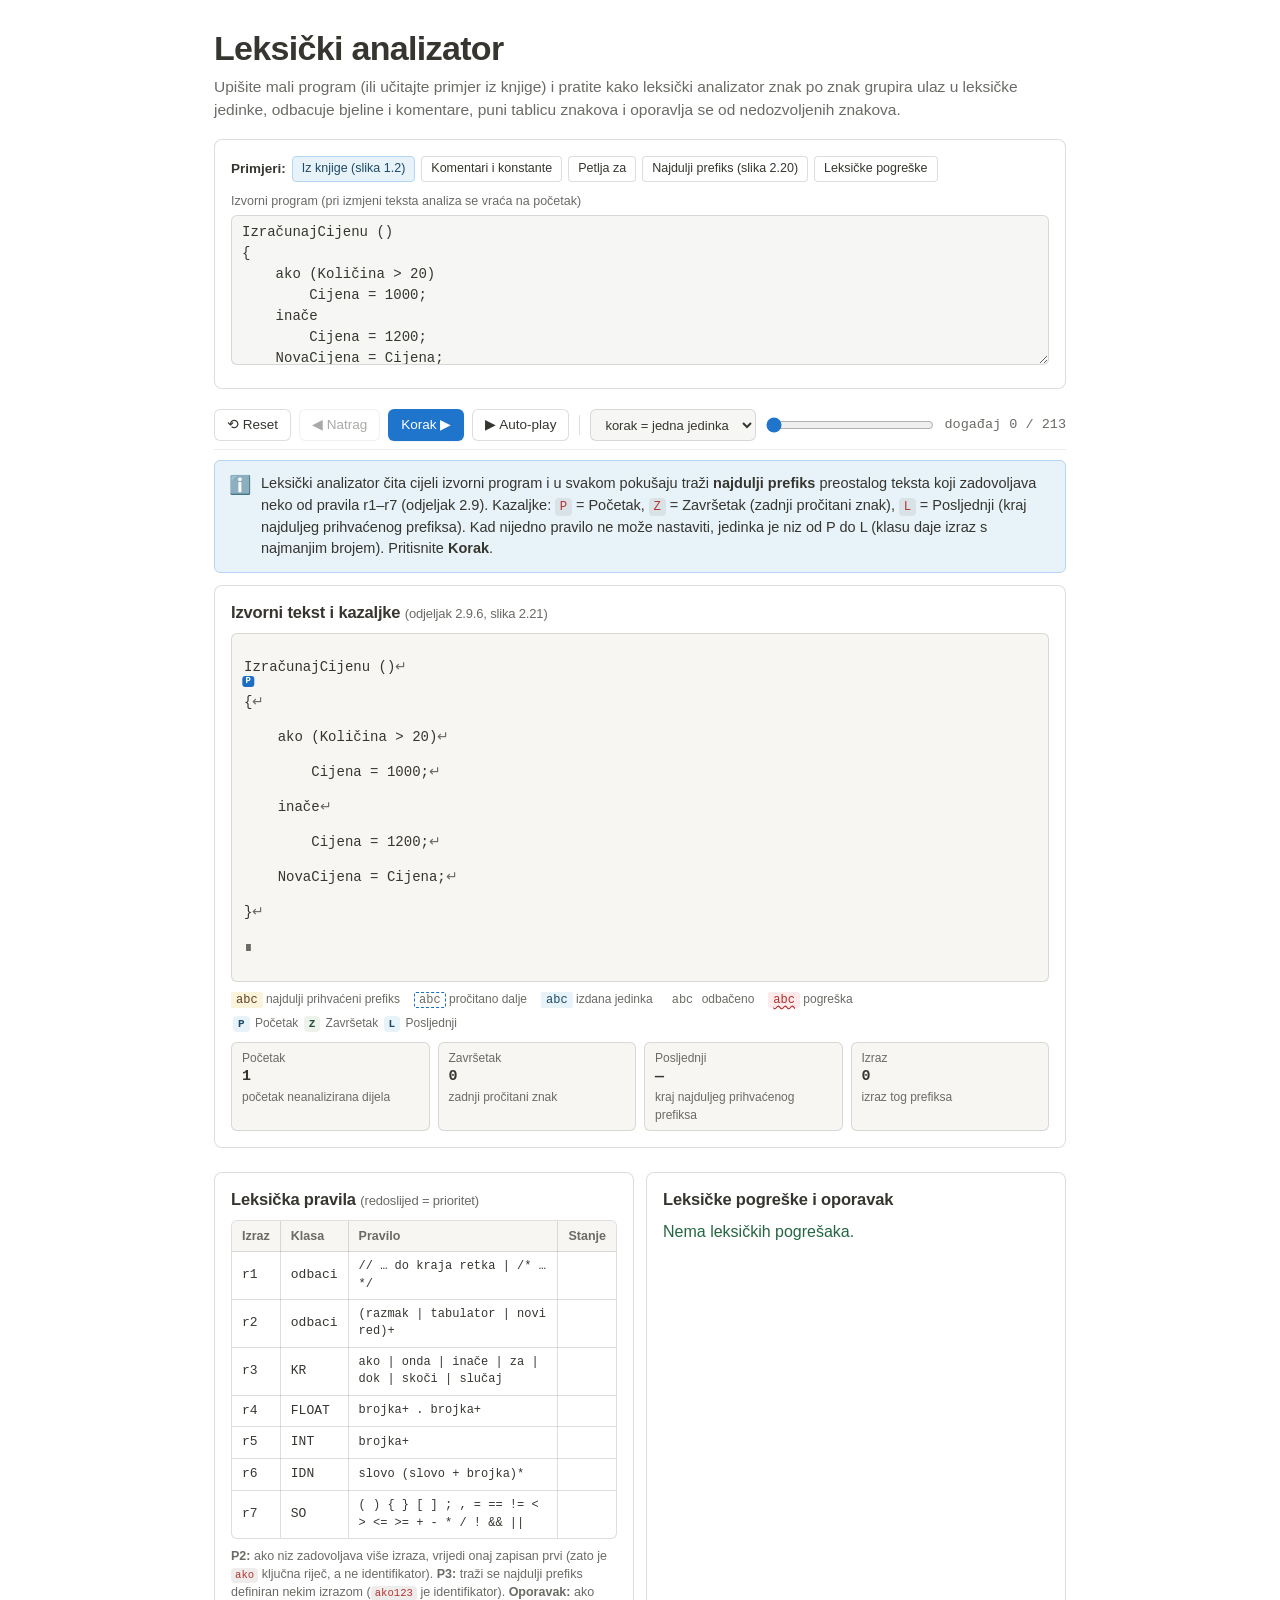
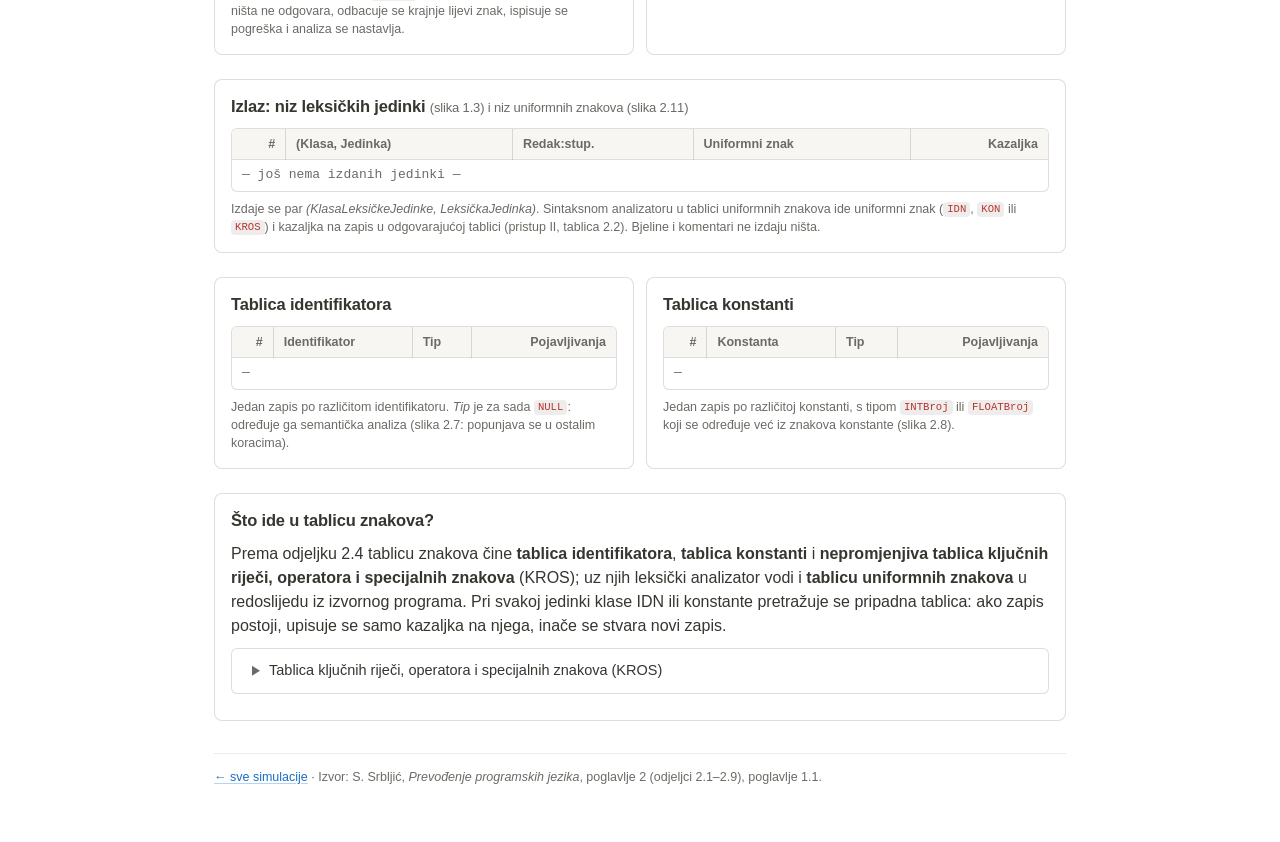
<file: sim/leksicki-analizator/index.html>
<!doctype html>
<html lang="hr">
<head>
<meta charset="utf-8">
<meta name="viewport" content="width=device-width, initial-scale=1">
<title>Leksički analizator — PPJ</title>
<script src="../../assets/theme.js"></script>
<link rel="stylesheet" href="../../assets/style.css">
<style>
  .ctrl .toolbar { margin-bottom: 0; gap: 6px 8px; }
  .ctrl input[type=range] { flex: 1 1 120px; min-width: 90px; }
  .ctrl input[type=range]:focus-visible { outline: 2px solid var(--accent-raw); outline-offset: 2px; border-radius: var(--r-sm); }
  .ctrl select { width: auto; max-width: 100%; font: 13px/1.3 var(--sans); min-height: 32px; }
  .exrow { display: flex; flex-wrap: wrap; gap: 6px; align-items: center; margin-bottom: 10px; }
  textarea#src { min-height: 150px; tab-size: 4; }
  .panel h2 .sub { font-weight: 400; color: var(--muted); font-size: 13px; }
  .note-callout { min-height: 4.2em; margin: 10px 0; }
  .note-callout .callout-body { overflow-wrap: break-word; }
  /* izvorni tekst s kazaljkama */
  pre.srcv {
    margin: 0; padding: 16px 12px;
    background: var(--bg-subtle); border: 1px solid var(--line); border-radius: var(--r-md);
    font: 14px/2.5 var(--mono); color: var(--ink);
    overflow: auto; white-space: pre; max-height: 360px;
  }
  .c { position: relative; border-radius: 2px; }
  .c.tok { background: var(--chip); color: var(--chip-ink); }
  .c.skp { color: var(--muted); font-style: italic; }
  .c.bad { color: var(--err); text-decoration: underline wavy; background: var(--err-bg); }
  .c.cur { background: var(--hl); color: var(--hl-ink); }
  .c.la { outline: 1px dashed var(--accent); outline-offset: -1px; }
  .c.nl, .c.tb, .c.eof { color: var(--muted); }
  .c.tb { display: inline-block; width: 4ch; }
  .c[data-top]::before {
    content: attr(data-top); position: absolute; left: 50%; transform: translateX(-50%); bottom: 100%; margin-bottom: 1px;
    font: 700 9px/1.15 var(--mono); background: var(--ok); color: var(--bg);
    padding: 0 3px; border-radius: 3px; white-space: nowrap; z-index: 2;
  }
  .c[data-bot]::after {
    content: attr(data-bot); position: absolute; left: 50%; transform: translateX(-50%); top: 100%; margin-top: 1px;
    font: 700 9px/1.15 var(--mono); background: var(--accent); color: var(--bg);
    padding: 0 3px; border-radius: 3px; white-space: nowrap; z-index: 2;
  }
  .legend { display: flex; flex-wrap: wrap; gap: 6px 14px; font-size: 12px; color: var(--muted); margin-top: 8px; align-items: center; }
  .legend .c { padding: 1px 5px; font: 12px var(--mono); }
  .legend .tag { font: 600 11px/1.3 var(--mono); padding: 1px 5px; margin: 0 2px; }
  .vars { display: grid; grid-template-columns: repeat(4, minmax(0, 1fr)); gap: 8px; margin-top: 10px; }
  @media (max-width: 560px) { .vars { grid-template-columns: repeat(2, minmax(0, 1fr)); } }
  .vars div { border: 1px solid var(--line); border-radius: var(--r-md); padding: 6px 10px; background: var(--bg-subtle); }
  .vars b { display: block; font: 600 15px/1.35 var(--mono); color: var(--ink); }
  .vars span { display: block; font-size: 12px; color: var(--muted); }
  .tblwrap.scroll { max-height: 300px; overflow: auto; }
  .tblwrap table.t { border: 0; }
  .tblwrap table.t th:first-child, .tblwrap table.t td:first-child { border-left: 0; }
  .tblwrap table.t th:last-child, .tblwrap table.t td:last-child { border-right: 0; }
  .tblwrap table.t tr:first-child th, .tblwrap table.t tr:first-child td { border-top: 0; }
  .tblwrap table.t tr:last-child td { border-bottom: 0; }
  table.t td.n, table.t th.n { text-align: right; }
  table.t td.st { text-align: center; width: 3.2em; }
  .rules td:nth-child(3) { font-size: 12px; }
  .rules tr.win td { background: var(--hl); color: var(--hl-ink); }
  .rules tr.dead td { color: var(--muted); }
  ul.errs { margin: 0; padding-left: 18px; font: 13px/1.5 var(--mono); color: var(--err); }
  ul.errs li { margin: 3px 0; }
  .cap { font-size: 12.5px; color: var(--muted); margin: 8px 0 0; line-height: 1.45; }
</style>
</head>
<body>
<div class="wrap">
  <div class="topbar">
    <h1>Leksički analizator</h1>
    <a class="btn popout" href="./" target="_blank" rel="noopener">↗ Otvori veći prikaz</a>
  </div>
  <p class="lead">Upišite mali program (ili učitajte primjer iz knjige) i pratite kako leksički analizator znak po znak grupira ulaz u leksičke jedinke, odbacuje bjeline i komentare, puni tablicu znakova i oporavlja se od nedozvoljenih znakova.</p>

  <div class="panel">
    <div class="exrow" id="exrow"><b class="small">Primjeri:</b></div>
    <label for="src">Izvorni program (pri izmjeni teksta analiza se vraća na početak)</label>
    <textarea id="src" spellcheck="false" maxlength="2500" autocomplete="off"></textarea>
  </div>

  <div class="ctrl">
    <div class="toolbar">
      <button class="btn" id="bReset" type="button">⟲ Reset</button>
      <button class="btn" id="bBack" type="button">◀ Natrag</button>
      <button class="btn primary" id="bNext" type="button">Korak ▶</button>
      <button class="btn" id="bPlay" type="button">▶ Auto-play</button>
      <span class="sep" aria-hidden="true"></span>
      <select id="gran" aria-label="Veličina koraka">
        <option value="tok">korak = jedna jedinka</option>
        <option value="char">korak = jedan znak</option>
      </select>
      <input type="range" id="scrub" min="-1" max="0" value="-1" aria-label="Položaj u simulaciji">
      <span class="muted small mono" id="counter"></span>
    </div>
  </div>

  <div class="callout info note-callout" id="noteWrap">
    <span class="callout-icon" id="noteIcon" aria-hidden="true">ℹ️</span>
    <div class="callout-body" id="note" aria-live="polite"></div>
  </div>

  <div class="panel">
    <h2>Izvorni tekst i kazaljke <span class="sub">(odjeljak 2.9.6, slika 2.21)</span></h2>
    <pre class="srcv" id="srcv" aria-label="Izvorni tekst s kazaljkama"></pre>
    <div class="legend" id="legend"></div>
    <div class="vars" id="vars"></div>
  </div>

  <div class="grid2">
    <div class="panel">
      <h2>Leksička pravila <span class="sub">(redoslijed = prioritet)</span></h2>
      <div class="tblwrap"><table class="t rules" id="rules"></table></div>
      <p class="cap"><b>P2:</b> ako niz zadovoljava više izraza, vrijedi onaj zapisan prvi (zato je <code>ako</code> ključna riječ, a ne identifikator). <b>P3:</b> traži se najdulji prefiks definiran nekim izrazom (<code>ako123</code> je identifikator). <b>Oporavak:</b> ako ništa ne odgovara, odbacuje se krajnje lijevi znak, ispisuje se pogreška i analiza se nastavlja.</p>
    </div>
    <div class="panel">
      <h2>Leksičke pogreške i oporavak</h2>
      <div id="errs"></div>
    </div>
  </div>

  <div class="panel">
    <h2>Izlaz: niz leksičkih jedinki <span class="sub">(slika 1.3) i niz uniformnih znakova (slika 2.11)</span></h2>
    <div class="tblwrap scroll" id="outwrap"><table class="t" id="out"></table></div>
    <p class="cap">Izdaje se par <i>(KlasaLeksičkeJedinke, LeksičkaJedinka)</i>. Sintaksnom analizatoru u tablici uniformnih znakova ide uniformni znak (<code>IDN</code>, <code>KON</code> ili <code>KROS</code>) i kazaljka na zapis u odgovarajućoj tablici (pristup II, tablica 2.2). Bjeline i komentari ne izdaju ništa.</p>
  </div>

  <div class="grid2">
    <div class="panel">
      <h2>Tablica identifikatora</h2>
      <div class="tblwrap scroll"><table class="t" id="tid"></table></div>
      <p class="cap">Jedan zapis po različitom identifikatoru. <i>Tip</i> je za sada <code>NULL</code>: određuje ga semantička analiza (slika 2.7: popunjava se u ostalim koracima).</p>
    </div>
    <div class="panel">
      <h2>Tablica konstanti</h2>
      <div class="tblwrap scroll"><table class="t" id="tco"></table></div>
      <p class="cap">Jedan zapis po različitoj konstanti, s tipom <code>INTBroj</code> ili <code>FLOATBroj</code> koji se određuje već iz znakova konstante (slika 2.8).</p>
    </div>
  </div>

  <div class="panel">
    <h2>Što ide u tablicu znakova?</h2>
    <p style="margin:0 0 8px">Prema odjeljku 2.4 tablicu znakova čine <b>tablica identifikatora</b>, <b>tablica konstanti</b> i <b>nepromjenjiva tablica ključnih riječi, operatora i specijalnih znakova</b> (KROS); uz njih leksički analizator vodi i <b>tablicu uniformnih znakova</b> u redoslijedu iz izvornog programa. Pri svakoj jedinki klase IDN ili konstante pretražuje se pripadna tablica: ako zapis postoji, upisuje se samo kazaljka na njega, inače se stvara novi zapis.</p>
    <details class="toggle boxed" id="krosd">
      <summary>Tablica ključnih riječi, operatora i specijalnih znakova (KROS)</summary>
      <div class="toggle-body">
        <div class="tblwrap scroll"><table class="t" id="kros"></table></div>
        <p class="cap">Brojevi ako=1, onda=2, inače=3, <code>=</code>=50, <code>&gt;</code>=51, <code>;</code>=101, <code>(</code>=102, <code>)</code>=103, <code>{</code>=104, <code>}</code>=105 preuzeti su sa slike 2.11; ostali su dodani za ovu simulaciju.</p>
      </div>
    </details>
  </div>

  <p class="footer"><a href="../../index.html">← sve simulacije</a> · Izvor: S. Srbljić, <i>Prevođenje programskih jezika</i>, poglavlje 2 (odjeljci 2.1–2.9), poglavlje 1.1.</p>
</div>

<script>
'use strict';
/* ================= Leksička pravila (regularni izrazi r1…r7, odjeljak 2.9) ================= */
const LETTER = c => /\p{L}/u.test(c);
const DIGIT = c => c >= '0' && c <= '9';
const KW_LIST = ['ako', 'onda', 'inače', 'inace', 'za', 'dok', 'skoči', 'skoci', 'slučaj', 'slucaj'];
const KW_CANON = { inace: 'inače', skoci: 'skoči', slucaj: 'slučaj' };
const SO_LIST = ['(', ')', '{', '}', '[', ']', ';', ',', '=', '==', '!=', '<', '>', '<=', '>=', '+', '-', '*', '/', '!', '&&', '||'];

// Zamjena za tablicu prijelaza DKA: svako pravilo ima mali automat (init, step, accept); stanje null = mrtvo (∅)
const lit = list => ({
  init: () => '',
  step: (s, c) => { const t = s + c; return list.some(x => x.startsWith(t)) ? t : null; },
  accept: s => list.includes(s)
});
const RULES = [
  { name: 'komentar', cls: null, what: 'komentar', desc: '// … do kraja retka  |  /* … */',
    init: () => 0,
    step: (s, c) => {
      switch (s) {
        case 0: return c === '/' ? 1 : null;
        case 1: return c === '/' ? 2 : c === '*' ? 3 : null;
        case 2: return c === '\n' ? null : 2;
        case 3: return c === '*' ? 4 : 3;
        case 4: return c === '/' ? 5 : c === '*' ? 4 : 3;
        default: return null;
      }
    },
    accept: s => s === 2 || s === 5 },
  { name: 'bjelina', cls: null, what: 'bjeline', desc: '(razmak | tabulator | novi red)+',
    init: () => 0, step: (s, c) => /\s/.test(c) ? 1 : null, accept: s => s === 1 },
  Object.assign({ name: 'KR', cls: 'KR', desc: 'ako | onda | inače | za | dok | skoči | slučaj' }, lit(KW_LIST)),
  { name: 'FLOAT', cls: 'FLOAT', desc: 'brojka+ . brojka+',
    init: () => 0,
    step: (s, c) => s === 0 ? (DIGIT(c) ? 1 : null) : s === 1 ? (DIGIT(c) ? 1 : c === '.' ? 2 : null) : s === 2 ? (DIGIT(c) ? 3 : null) : (DIGIT(c) ? 3 : null),
    accept: s => s === 3 },
  { name: 'INT', cls: 'INT', desc: 'brojka+',
    init: () => 0, step: (s, c) => DIGIT(c) ? 1 : null, accept: s => s === 1 },
  { name: 'IDN', cls: 'IDN', desc: 'slovo (slovo + brojka)*',
    init: () => 0, step: (s, c) => s === 0 ? (LETTER(c) ? 1 : null) : (LETTER(c) || DIGIT(c) ? 1 : null), accept: s => s === 1 },
  Object.assign({ name: 'SO', cls: 'SO', desc: '( ) { } [ ] ; , = == != < > <= >= + - * / ! && ||' }, lit(SO_LIST))
];

// Nepromjenjiva tablica ključnih riječi, operatora i specijalnih znakova (brojevi sa slike 2.11 + proširenje)
const KROS_TABLE = [
  [1, 'ako'], [2, 'onda'], [3, 'inače'], [4, 'za'], [5, 'dok'], [6, 'skoči'], [7, 'slučaj'],
  [50, '='], [51, '>'], [52, '<'], [53, '+'], [54, '-'], [55, '*'], [56, '/'], [57, '=='], [58, '!='], [59, '<='], [60, '>='], [61, '!'], [62, '&&'], [63, '||'],
  [101, ';'], [102, '('], [103, ')'], [104, '{'], [105, '}'], [106, '['], [107, ']'], [108, ',']
];
const KROS_PTR = {}; KROS_TABLE.forEach(([p, s]) => { KROS_PTR[s] = p; });
const kwCanon = s => KW_CANON[s] || s;

const vis = s => s.replace(/\n/g, '↵').replace(/\t/g, '⇥').replace(/\r/g, '␍');
function esc(s) { return String(s).replace(/&/g, '&amp;').replace(/</g, '&lt;').replace(/>/g, '&gt;').replace(/"/g, '&quot;'); }
const code = s => `<code>${esc(vis(s))}</code>`;

/* ================= Simulator leksičkog analizatora ================= */
// Vraća cijeli slijed događaja (čitanje znaka, odluka) i tablice; prikaz u koraku k čita samo događaje do k.
function lexTrace(srcIn) {
  const src = srcIn.normalize('NFC'), n = src.length;
  const lineStarts = [0]; for (let i = 0; i < n; i++) if (src[i] === '\n') lineStarts.push(i + 1);
  const lc = pos => { let l = 0; while (l + 1 < lineStarts.length && lineStarts[l + 1] <= pos) l++; return { line: l + 1, col: pos - lineStarts[l] + 1 }; };
  const T = { src, events: [], tokens: [], ids: [], consts: [], uniform: [], errors: [], skipped: [] };
  const ev = T.events;
  let P = 0;
  while (P < n) {
    let states = RULES.map(r => r.init());
    let Z = P - 1, Posl = -1, Izraz = 0, accAtPosl = [];
    for (;;) {
      Z++;
      const ch = Z < n ? src[Z] : null;
      states = states.map((s, k) => (s === null || ch === null) ? null : RULES[k].step(s, ch));
      const alive = states.map(s => s !== null);
      const acc = states.map((s, k) => s !== null && RULES[k].accept(s));
      if (ch !== null && acc.some(Boolean)) { Posl = Z; Izraz = acc.indexOf(true) + 1; accAtPosl = acc.slice(); }
      const dead = !alive.some(Boolean);
      const prefix = src.slice(P, Math.min(Z + 1, n));
      let msg = `Čitaj(Završetak = ${Z + 1}) → ${ch === null ? '<i>kraj teksta</i>' : code(ch)}. `;
      if (ch === null) msg += 'Nema više znakova: čitanje se prekida.';
      else if (dead) msg += `Nijedan izraz ne može nastaviti niz ${code(prefix)}: automat prelazi u stanje ∅ i čitanje se prekida.`;
      else {
        const al = alive.map((a, k) => a ? 'r' + (k + 1) : null).filter(Boolean);
        msg += `Još mogu nastaviti: ${al.join(', ')}. `;
        msg += acc.some(Boolean)
          ? `Niz ${code(prefix)} prihvaćaju: ${acc.map((a, k) => a ? 'r' + (k + 1) + ' (' + RULES[k].name + ')' : null).filter(Boolean).join(', ')}; zapisuje se Posljednji = ${Z + 1}, Izraz = r${Izraz} (prvi navedeni izraz, P2).`
          : 'Pročitani niz još ništa ne prihvaća, čita se dalje.';
      }
      ev.push({ t: 'read', P, Z, Posl, Izraz, ch, alive, acc, msg });
      if (dead) break;
    }
    // odluka (korak D5)
    const base = { P, Z, Posl, Izraz, alive: null, acc: Izraz ? accAtPosl : RULES.map(() => false) };
    if (Izraz === 0) {
      const p = lc(P);
      const e = { ch: src[P], pos: P, line: p.line, col: p.col, ev: ev.length };
      e.msg = `Redak ${p.line}, stupac ${p.col}: nedozvoljen znak ${vis(src[P])}`;
      T.errors.push(e);
      ev.push(Object.assign(base, { t: 'error', msg: `<b>Leksička pogreška.</b> Izraz = 0: nijedan prefiks preostalog niza nije definiran izrazom. Ispiši(Početak): znak ${code(src[P])} (redak ${p.line}, stupac ${p.col}) ispisuje se kao pogreška i odbacuje; Početak = Početak + 1 = ${P + 2}, analiza se nastavlja.` }));
      P += 1;
    } else {
      const lexeme = src.slice(P, Posl + 1), r = RULES[Izraz - 1];
      const extra = Z - Posl - 1;
      let tail = extra > 0 ? ` Automat je pročitao još ${extra} znak${extra === 1 ? '' : 'a'} iza nje, ali oni ne daju dulju jedinku: vraća se na Posljednji (najdulji prefiks, P3).` : '';
      const others = accAtPosl.map((a, k) => a && k + 1 !== Izraz ? 'r' + (k + 1) + ' (' + RULES[k].name + ')' : null).filter(Boolean);
      if (others.length) tail += ` Niz zadovoljava i ${others.join(', ')}, ali prednost ima r${Izraz} jer je zapisan ranije (P2).`;
      if (lexeme === '/' && src[P + 1] === '*') tail += ' Komentar nije zatvoren (nedostaje */), pa se / tretira kao operator.';
      const next = ` Početak = Posljednji + 1 = ${Posl + 2}.`;
      if (r.cls === null) {
        const sk = { text: lexeme, kind: r.what, ev: ev.length };
        T.skipped.push(sk);
        ev.push(Object.assign(base, { t: 'skip', lexeme, msg: `Izraz = r${Izraz} (${r.name}) ≠ 0: ${r.what === 'komentar' ? 'komentar' : 'bjeline (' + lexeme.length + ' znak' + (lexeme.length === 1 ? '' : 'a') + ')'} ${code(lexeme.length > 40 ? lexeme.slice(0, 40) + '…' : lexeme)} odbacuje se; leksička jedinka se ne izdaje.${tail}${next}` }));
      } else {
        const p = lc(P), cls = r.cls, evIx = ev.length;
        let tab, ptr, isNew = false, tmsg;
        if (cls === 'IDN') {
          tab = 'IDN'; let ix = T.ids.findIndex(x => x.name === lexeme);
          if (ix < 0) { T.ids.push({ name: lexeme, tip: null, ev: evIx, ptr: T.ids.length + 1 }); ix = T.ids.length - 1; isNew = true; }
          ptr = ix + 1;
          tmsg = isNew ? `Identifikator se traži u tablici identifikatora, nije pronađen: stvara se <b>novi zapis #${ptr}</b> (Tip = NULL).` : `Identifikator je već u tablici identifikatora (zapis #${ptr}): upisuje se samo kazaljka na postojeći zapis.`;
        } else if (cls === 'INT' || cls === 'FLOAT') {
          tab = 'KON'; let ix = T.consts.findIndex(x => x.v === lexeme);
          const tip = cls === 'INT' ? 'INTBroj' : 'FLOATBroj';
          if (ix < 0) { T.consts.push({ v: lexeme, tip, ev: evIx, ptr: T.consts.length + 1 }); ix = T.consts.length - 1; isNew = true; }
          ptr = ix + 1;
          tmsg = isNew ? `Konstanta se traži u tablici konstanti, nije pronađena: stvara se <b>novi zapis #${ptr}</b> s tipom <code>${tip}</code> (određen iz znakova konstante).` : `Konstanta je već u tablici konstanti (zapis #${ptr}): upisuje se kazaljka na postojeći zapis.`;
        } else {
          tab = 'KROS'; ptr = KROS_PTR[kwCanon(lexeme)];
          tmsg = `${cls === 'KR' ? 'Ključna riječ' : 'Operator ili specijalni znak'} je u nepromjenjivoj tablici KROS na mjestu ${ptr}.` + (kwCanon(lexeme) !== lexeme ? ` (Zapis bez dijakritika prepoznaje se kao ključna riječ ${kwCanon(lexeme)}.)` : '');
        }
        const tok = { cls, lex: lexeme, line: p.line, col: p.col, s: P, e: Posl + 1, ev: evIx, tab, ptr, isNew, idx: T.tokens.length };
        T.tokens.push(tok);
        ev.push(Object.assign(base, { t: 'emit', lexeme, cls, tab, ptr, isNew, tokIdx: tok.idx,
          msg: `Izraz = r${Izraz} (${r.name}) ≠ 0: leksička jedinka je niz od Početak = ${P + 1} do Posljednji = ${Posl + 1}, ${code(lexeme)} → <b>(${cls}, ${esc(lexeme)})</b>. ${tmsg} U niz uniformnih znakova ide <b>(${tab}, ${ptr})</b>.${tail}${next}` }));
      }
      P = Posl + 1;
    }
  }
  ev.push({ t: 'eof', P: n, Z: n, Posl: -1, Izraz: 0, alive: null, acc: null,
    msg: `<b>Kraj izvornog programa.</b> Izdano je ${T.tokens.length} leksičkih jedinki, odbačeno ${T.skipped.length} nizova bjelina/komentara, ispisano ${T.errors.length} leksičkih pogrešaka. Niz uniformnih znakova i tablice znakova sada preuzima sintaksni analizator.` });
  return T;
}

const isDecision = e => e.t === 'emit' || e.t === 'skip' || e.t === 'error' || e.t === 'eof';
function decisionIdx(T) { const r = []; T.events.forEach((e, i) => { if (isDecision(e)) r.push(i); }); return r; }
function nextIdx(T, k, gran) {
  const last = T.events.length - 1;
  if (k >= last) return last;
  if (gran === 'char') return k + 1;
  for (let i = k + 1; i <= last; i++) if (isDecision(T.events[i])) return i;
  return last;
}
function prevIdx(T, k, gran) {
  if (k <= -1) return -1;
  if (gran === 'char') return k - 1;
  for (let i = k - 1; i >= 0; i--) if (isDecision(T.events[i])) return i;
  return -1;
}

// status svakog znaka izvornog teksta u koraku k
function charStatus(T, k) {
  const n = T.src.length, st = new Array(n).fill('');
  for (let i = 0; i <= k && i < T.events.length; i++) {
    const e = T.events[i];
    if (e.t === 'emit') for (let j = e.P; j <= e.Posl; j++) st[j] = 'tok';
    else if (e.t === 'skip') for (let j = e.P; j <= e.Posl; j++) st[j] = 'skp';
    else if (e.t === 'error') st[e.P] = 'bad';
  }
  const e = k >= 0 ? T.events[k] : null;
  let marks = { P: k < 0 ? 0 : (e.t === 'eof' ? null : e.P), Z: null, L: null };
  if (e && e.t === 'read') {
    for (let j = e.P; j <= Math.min(e.Z, n - 1); j++) st[j] = (j <= e.Posl ? 'cur' : 'la');
    marks.Z = e.Z; if (e.Posl >= 0) marks.L = e.Posl;
  } else if (e && (e.t === 'emit' || e.t === 'skip')) {
    for (let j = e.P; j <= e.Posl; j++) st[j] = (e.t === 'emit' ? 'tok cur' : 'skp cur');
    marks.Z = e.Z; marks.L = e.Posl;
  } else if (e && e.t === 'error') { st[e.P] = 'bad cur'; marks.Z = e.Z; }
  return { st, marks };
}

// sadržaj tablica u koraku k
function tablesAt(T, k) {
  const toks = T.tokens.filter(t => t.ev <= k);
  const idUse = {}, coUse = {};
  toks.forEach(t => { if (t.tab === 'IDN') idUse[t.ptr] = (idUse[t.ptr] || 0) + 1; if (t.tab === 'KON') coUse[t.ptr] = (coUse[t.ptr] || 0) + 1; });
  return {
    toks,
    ids: T.ids.filter(x => x.ev <= k).map(x => Object.assign({ uses: idUse[x.ptr] || 0 }, x)),
    consts: T.consts.filter(x => x.ev <= k).map(x => Object.assign({ uses: coUse[x.ptr] || 0 }, x)),
    errors: T.errors.filter(x => x.ev <= k),
    usedKros: new Set(toks.filter(t => t.tab === 'KROS').map(t => t.ptr)),
    lastTok: toks.length && toks[toks.length - 1].ev === k ? toks[toks.length - 1] : null
  };
}

/* ================= Primjeri ================= */
const EXAMPLES = [
  { name: 'Iz knjige (slika 1.2)', text: 'IzračunajCijenu ()\n{\n    ako (Količina > 20)\n        Cijena = 1000;\n    inače\n        Cijena = 1200;\n    NovaCijena = Cijena;\n}\n' },
  { name: 'Komentari i konstante', text: '/* izračun popusta */\nCijena = 1000;   // osnovna cijena\nPopust = Cijena * 0.15;\ndok (Popust >= 100.5)\n    Popust = Popust - 12.25;\n' },
  { name: 'Petlja za', text: 'Zbroj = 0;\nza (i = 0; i <= 10; i = i + 1)\n{\n    Zbroj = Zbroj + i * i;\n}\n' },
  { name: 'Najdulji prefiks (slika 2.20)', text: 'ako123=3121\nako akol\n12abc 3.14.15 7.\n' },
  { name: 'Leksičke pogreške', text: 'ako (Cijena >= 1000)\n{\n    Popust = Cijena * 0.1 # 10 posto;\n    Ukupno = Cijena - Popust @;\n    Nova_Cijena = 5 & 2;\n}\n' }
];

/* ================= Prikaz ================= */
function srcHTML(T, k) {
  const { st, marks } = charStatus(T, k);
  const n = T.src.length; let out = '';
  for (let i = 0; i <= n; i++) {
    const ch = i < n ? T.src[i] : null;
    const cls = ['c', i < n ? st[i] : 'eof'];
    let top = '', bot = '';
    if (marks.Z === i) top = 'Z';
    if (marks.P === i) bot += 'P';
    if (marks.L === i) bot += (bot ? '+' : '') + 'L';
    let body;
    if (ch === null) body = '∎';
    else if (ch === '\n') { cls.push('nl'); body = '↵'; }
    else if (ch === '\t') { cls.push('tb'); body = '⇥'; }
    else body = esc(ch);
    if (ch === null && !(top || bot)) { out += `<span class="${cls.join(' ')}" title="kraj ulaza">${body}</span>`; continue; }
    out += `<span class="${cls.join(' ')}"${top ? ` data-top="${top}"` : ''}${bot ? ` data-bot="${bot}"` : ''}>${body}</span>` + (ch === '\n' ? '\n' : '');
  }
  return out;
}
function varsHTML(T, k) {
  const e = k >= 0 ? T.events[k] : null;
  const P = e ? (e.t === 'eof' ? '—' : e.P + 1) : 1;
  const Z = e && e.t !== 'eof' ? e.Z + 1 : 0;
  const L = e && e.Posl >= 0 ? e.Posl + 1 : '—';
  const I = e && e.Izraz ? `r${e.Izraz} (${RULES[e.Izraz - 1].name})` : '0';
  const cell = (n, v, d) => `<div><span>${n}</span><b>${v}</b><span>${d}</span></div>`;
  return cell('Početak', P, 'početak neanalizirana dijela') + cell('Završetak', Z, 'zadnji pročitani znak') + cell('Posljednji', L, 'kraj najduljeg prihvaćenog prefiksa') + cell('Izraz', I, 'izraz tog prefiksa');
}
function rulesHTML(T, k) {
  const e = k >= 0 ? T.events[k] : null;
  let h = '<tr><th>Izraz</th><th>Klasa</th><th>Pravilo</th><th class="st">Stanje</th></tr>';
  RULES.forEach((r, i) => {
    let s = '', c = '';
    if (e && !e.alive && e.acc) { s = e.acc[i] ? '✓' : '–'; if (e.Izraz === i + 1) c = 'win'; }
    else if (e && e.alive) {
      if (e.acc[i]) { s = '✓'; if (e.Izraz === i + 1) c = 'win'; }
      else if (e.alive[i]) s = '…';
      else { s = '∅'; c = 'dead'; }
    }
    h += `<tr class="${c}"><td>r${i + 1}</td><td>${r.cls || 'odbaci'}</td><td class="mono">${esc(r.desc)}</td><td class="st" title="✓ prihvaća, … može nastaviti, ∅ mrtvo">${s}</td></tr>`;
  });
  return h;
}
function outHTML(T, k) {
  const V = tablesAt(T, k);
  let h = '<tr><th class="n">#</th><th>(Klasa, Jedinka)</th><th>Redak:stup.</th><th>Uniformni znak</th><th class="n">Kazaljka</th></tr>';
  V.toks.forEach((t, i) => {
    const last = V.lastTok === t;
    h += `<tr class="${last ? 'hl' : ''}"><td class="n">${i + 1}</td><td>(${t.cls}, ${esc(t.lex)})</td><td>${t.line}:${t.col}</td><td>${t.tab}</td><td class="n">${t.ptr}</td></tr>`;
  });
  if (!V.toks.length) h += '<tr><td colspan="5" class="muted">— još nema izdanih jedinki —</td></tr>';
  return h;
}
function idHTML(T, k) {
  const V = tablesAt(T, k), ev = k >= 0 ? T.events[k] : null;
  let h = '<tr><th class="n">#</th><th>Identifikator</th><th>Tip</th><th class="n">Pojavljivanja</th></tr>';
  V.ids.forEach(x => { h += `<tr class="${ev && V.lastTok && V.lastTok.tab === 'IDN' && V.lastTok.ptr === x.ptr ? 'hl' : ''}"><td class="n">${x.ptr}</td><td>${esc(x.name)}</td><td>NULL</td><td class="n">${x.uses}</td></tr>`; });
  if (!V.ids.length) h += '<tr><td colspan="4" class="muted">—</td></tr>';
  return h;
}
function coHTML(T, k) {
  const V = tablesAt(T, k);
  let h = '<tr><th class="n">#</th><th>Konstanta</th><th>Tip</th><th class="n">Pojavljivanja</th></tr>';
  V.consts.forEach(x => { h += `<tr class="${V.lastTok && V.lastTok.tab === 'KON' && V.lastTok.ptr === x.ptr ? 'hl' : ''}"><td class="n">${x.ptr}</td><td>${esc(x.v)}</td><td>${x.tip}</td><td class="n">${x.uses}</td></tr>`; });
  if (!V.consts.length) h += '<tr><td colspan="4" class="muted">—</td></tr>';
  return h;
}
function errsHTML(T, k) {
  const V = tablesAt(T, k);
  if (!V.errors.length) return '<p class="ok" style="margin:0">Nema leksičkih pogrešaka.</p>';
  return `<ul class="errs err">${V.errors.map(e => `<li>${esc(e.msg)} → odbačen, analiza nastavlja s idućim znakom</li>`).join('')}</ul>`;
}
function krosHTML(T, k) {
  const V = tablesAt(T, k);
  let h = '<tr><th class="n">Kazaljka</th><th>Jedinka</th><th>Klasa</th></tr>';
  KROS_TABLE.forEach(([p, s]) => { h += `<tr class="${V.usedKros.has(p) ? 'hl' : ''}"><td class="n">${p}</td><td>${esc(s)}</td><td>${p < 50 ? 'KR' : 'SO'}</td></tr>`; });
  return h;
}
const INTRO = 'Leksički analizator čita cijeli izvorni program i u svakom pokušaju traži <b>najdulji prefiks</b> preostalog teksta koji zadovoljava neko od pravila r1–r7 (odjeljak 2.9). Kazaljke: <code>P</code> = Početak, <code>Z</code> = Završetak (zadnji pročitani znak), <code>L</code> = Posljednji (kraj najduljeg prihvaćenog prefiksa). Kad nijedno pravilo ne može nastaviti, jedinka je niz od P do L (klasu daje izraz s najmanjim brojem). Pritisnite <b>Korak</b>.';

/* ================= UI ================= */
if (typeof document !== 'undefined') (function () {
  const $ = id => document.getElementById(id);
  let T = lexTrace(''), k = -1, timer = null, gran = 'tok', exOn = -1;

  $('exrow').insertAdjacentHTML('beforeend', EXAMPLES.map((e, i) => `<button type="button" class="btn sm" data-ex="${i}" aria-pressed="false">${esc(e.name)}</button>`).join(''));
  $('legend').innerHTML =
    '<span><span class="c cur">abc</span> najdulji prihvaćeni prefiks</span><span><span class="c la">abc</span> pročitano dalje</span>' +
    '<span><span class="c tok">abc</span> izdana jedinka</span><span><span class="c skp">abc</span> odbačeno</span><span><span class="c bad">abc</span> pogreška</span>' +
    '<span><span class="tag blue">P</span> Početak <span class="tag green">Z</span> Završetak <span class="tag blue">L</span> Posljednji</span>';
  $('krosd').addEventListener('toggle', () => { $('kros').innerHTML = krosHTML(T, k); });

  function stop() { if (timer) { clearInterval(timer); timer = null; $('bPlay').textContent = '▶ Auto-play'; $('bPlay').classList.remove('active'); } }
  function load(text) {
    stop(); T = lexTrace(text); k = -1; render();
  }
  function render() {
    const e = k >= 0 ? T.events[k] : null;
    $('note').innerHTML = e ? e.msg : (T.src.trim() ? INTRO : 'Upišite izvorni program ili odaberite primjer.');
    const kind = e && e.t === 'error' ? 'err' : e && e.t === 'eof' ? 'ok' : 'info';
    $('noteWrap').className = 'callout ' + kind + ' note-callout';
    $('noteIcon').textContent = kind === 'err' ? '⛔' : kind === 'ok' ? '✅' : 'ℹ️';
    $('srcv').innerHTML = srcHTML(T, k);
    $('vars').innerHTML = varsHTML(T, k);
    $('rules').innerHTML = rulesHTML(T, k);
    $('out').innerHTML = outHTML(T, k);
    $('tid').innerHTML = idHTML(T, k);
    $('tco').innerHTML = coHTML(T, k);
    $('errs').innerHTML = errsHTML(T, k);
    if ($('krosd').open) $('kros').innerHTML = krosHTML(T, k);
    const last = T.events.length - 1;
    $('counter').textContent = `događaj ${k + 1} / ${last + 1}`;
    const sc = $('scrub'); sc.max = last; sc.value = k;
    $('bBack').disabled = k <= -1; $('bNext').disabled = k >= last;
    const ow = $('outwrap'); ow.scrollTop = ow.scrollHeight;
    const cur = document.querySelector('#srcv .cur, #srcv .la, #srcv .bad');
    const sv = $('srcv');
    if (cur) { const r = cur.getBoundingClientRect(), b = sv.getBoundingClientRect(); if (r.bottom > b.bottom - 20 || r.top < b.top + 10) sv.scrollTop += r.top - b.top - b.height / 2; if (r.right > b.right - 20 || r.left < b.left + 10) sv.scrollLeft += r.left - b.left - b.width / 2; }
    if (k >= last) stop();
  }
  const go = i => { k = Math.max(-1, Math.min(T.events.length - 1, i)); render(); };
  $('bNext').onclick = () => { stop(); go(nextIdx(T, k, gran)); };
  $('bBack').onclick = () => { stop(); go(prevIdx(T, k, gran)); };
  $('bReset').onclick = () => { stop(); go(-1); };
  $('gran').onchange = e => { gran = e.target.value; stop(); };
  $('scrub').oninput = e => { stop(); go(+e.target.value); };
  $('bPlay').onclick = () => {
    if (timer) { stop(); return; }
    if (k >= T.events.length - 1) k = -1;
    $('bPlay').textContent = '⏸ Pauza';
    $('bPlay').classList.add('active');
    timer = setInterval(() => { if (k < T.events.length - 1) go(nextIdx(T, k, gran)); else stop(); }, gran === 'char' ? 450 : 900);
  };
  $('exrow').onclick = e => {
    const b = e.target.closest('[data-ex]'); if (!b) return;
    $('src').value = EXAMPLES[+b.dataset.ex].text; load($('src').value);
    document.querySelectorAll('#exrow .btn').forEach(x => { const on = x === b; x.classList.toggle('on', on); x.setAttribute('aria-pressed', on ? 'true' : 'false'); });
  };
  $('src').addEventListener('input', () => { document.querySelectorAll('#exrow .btn').forEach(x => { x.classList.remove('on'); x.setAttribute('aria-pressed', 'false'); }); load($('src').value); });
  document.addEventListener('keydown', e => {
    const tg = document.activeElement && document.activeElement.tagName;
    if (tg === 'TEXTAREA' || tg === 'SELECT') return;
    if (e.key === 'ArrowRight') { stop(); go(nextIdx(T, k, gran)); }
    else if (e.key === 'ArrowLeft') { stop(); go(prevIdx(T, k, gran)); }
  });
  const firstEx = document.querySelector('#exrow .btn');
  $('src').value = EXAMPLES[0].text; firstEx.classList.add('on'); firstEx.setAttribute('aria-pressed', 'true'); load($('src').value);
})();
</script>
</body>
</html>
</file>
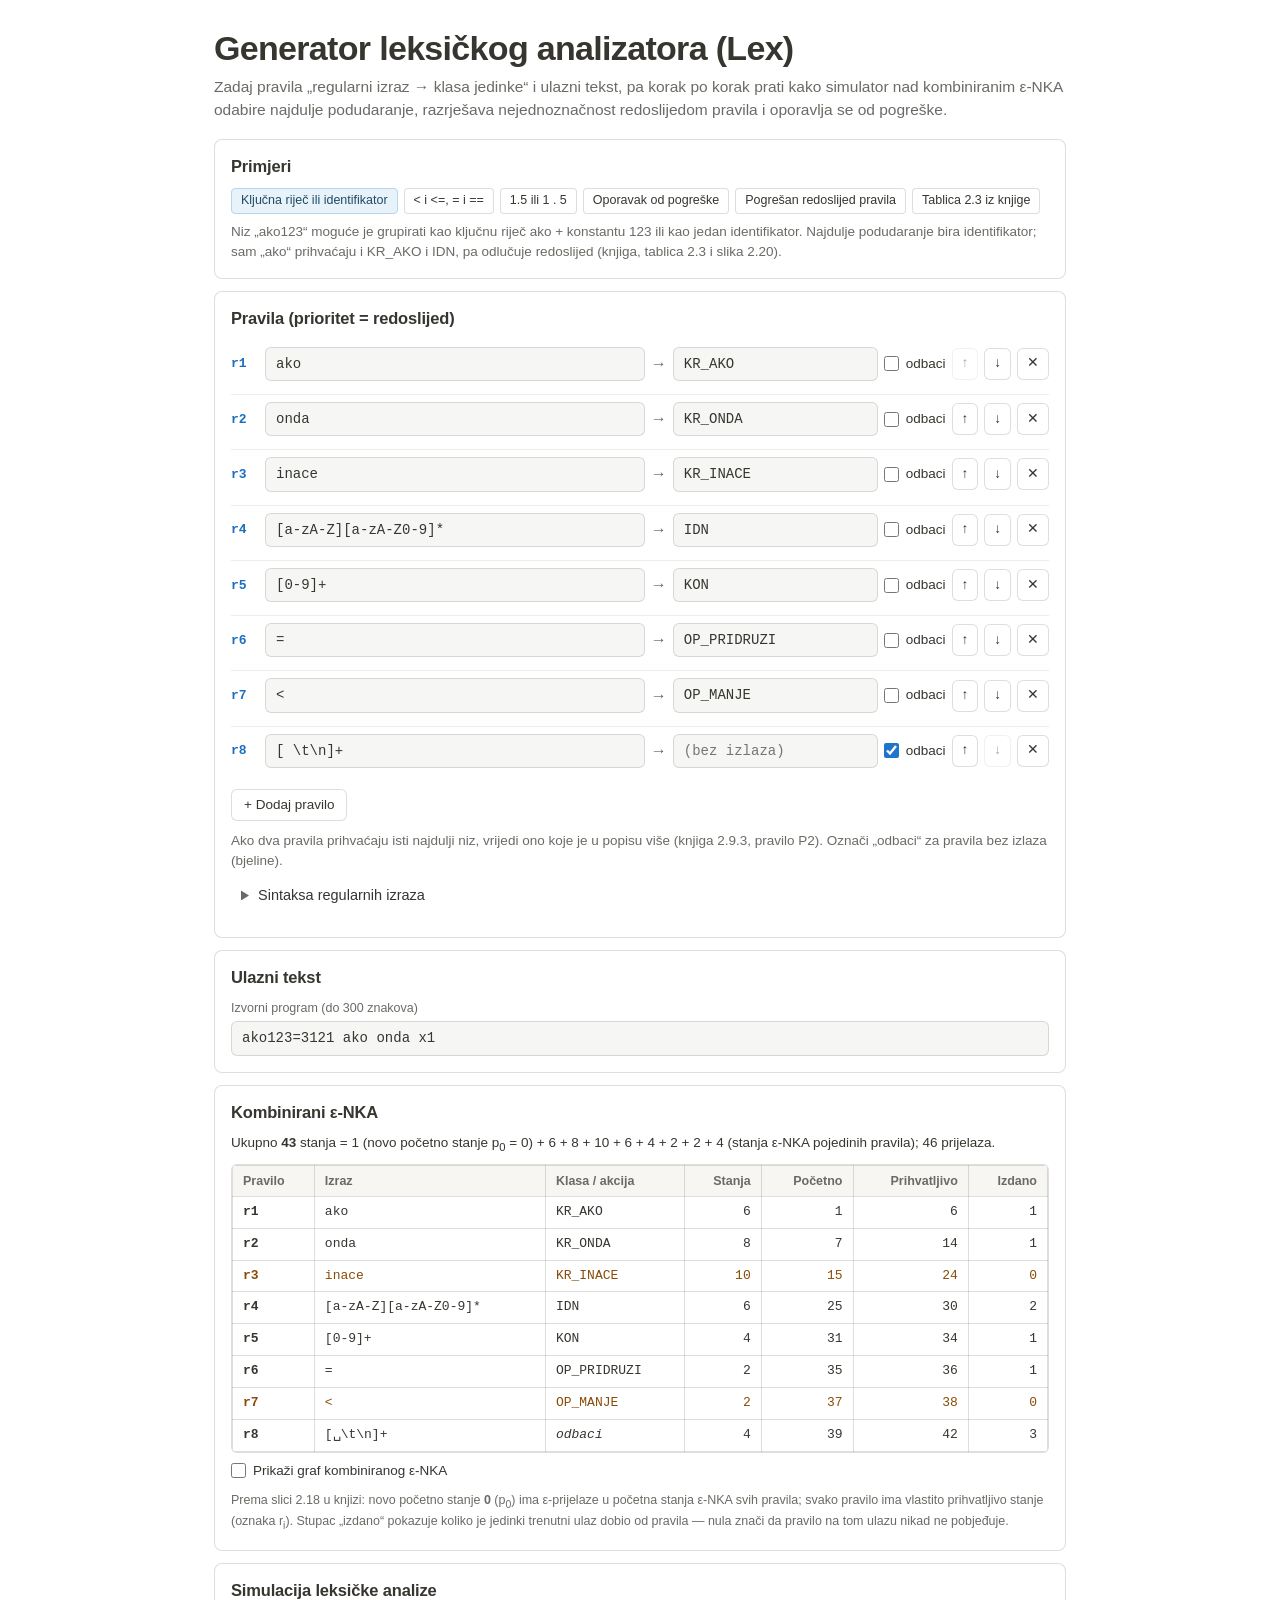
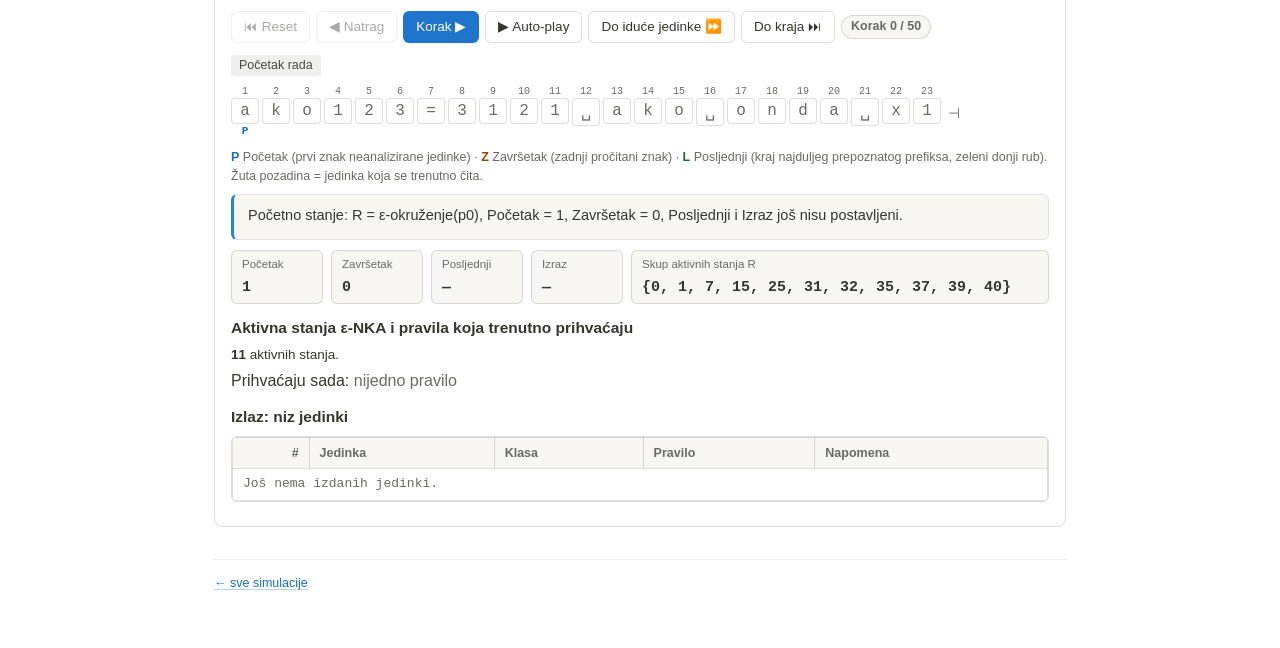
<file: sim/lex-generator/index.html>
<!doctype html>
<html lang="hr">
<head>
<meta charset="utf-8">
<meta name="viewport" content="width=device-width, initial-scale=1">
<title>Generator leksičkog analizatora (Lex)</title>
<script src="../../assets/theme.js"></script>
<link rel="stylesheet" href="../../assets/style.css">
<style>
  .ex { white-space: normal; text-align: left; }
  .ex.sel { background: var(--info-bg); color: var(--info); border-color: var(--info-border); }
  .ctl { margin: 6px 0 10px; }
  .stepbox {
    border: 1px solid var(--line-subtle);
    border-left: 3px solid var(--accent-raw);
    background: var(--bg-subtle);
    padding: 10px 14px;
    border-radius: var(--r-md);
    margin: 8px 0 10px;
    min-height: 3.2em;
    font-size: 14.5px;
    line-height: 1.5;
  }
  .stepbox.stop { border-left-color: var(--warn); background: var(--warn-bg); }
  .stepbox.error { border-left-color: var(--err); background: var(--err-bg); }
  .stepbox.emit { border-left-color: var(--ok); background: var(--ok-bg); }
  .stepbox code { font-family: var(--mono); }
  .tblwrap { margin: 8px 0; }
  table.t td.num, table.t th.num { text-align: right; }
  table.t tr.dim td { color: var(--muted); }
  table.t tr.zero td { color: var(--warn); }
  /* pravila */
  .rrow { display: flex; flex-wrap: wrap; gap: 6px; align-items: center; padding: 7px 0; border-top: 1px solid var(--line-subtle); }
  .rrow:first-child { border-top: 0; }
  .rrow .rn { font: 700 13px var(--mono); min-width: 28px; color: var(--accent); }
  .rrow input[type=text] { width: auto; }
  .rrow .re { flex: 2 1 190px; min-width: 120px; }
  .rrow .cl { flex: 1 1 110px; min-width: 90px; }
  .rrow .arrow { color: var(--muted); }
  .rrow .btn { padding: 4px 9px; }
  .rmsg { flex: 1 0 100%; font-size: 13px; padding-left: 34px; margin-top: -2px; }
  /* ulazni niz s kazaljkama */
  .strip { display: flex; flex-wrap: wrap; gap: 3px; margin: 8px 0; align-items: flex-start; }
  .strip .cell { display: flex; flex-direction: column; align-items: center; min-width: 28px; }
  .strip .pos { font: 10px var(--mono); color: var(--muted); line-height: 1.2; }
  .strip .c { width: 100%; text-align: center; padding: 3px 4px; border: 1px solid var(--line); border-radius: var(--r-sm);
    font: 16px var(--mono); background: var(--bg); color: var(--ink); }
  .strip .c.todo { color: var(--muted); }
  .strip .c.tok { background: var(--chip); color: var(--chip-ink); border-color: transparent; }
  .strip .c.tok.alt { background: var(--panel); border-color: var(--chip-ink); }
  .strip .c.disc { color: var(--muted); border-style: dotted; }
  .strip .c.errc { color: var(--err); border-color: var(--err); background: var(--err-bg); text-decoration: line-through; }
  .strip .c.scan { background: var(--hl); color: var(--hl-ink); border-color: transparent; opacity: .85; }
  .strip .c.last { box-shadow: inset 0 -3px 0 var(--ok); }
  .strip .c.cur { opacity: 1; font-weight: 700; border-color: var(--warn); }
  .strip .mk { font: 700 11px var(--mono); min-height: 14px; line-height: 14px; }
  .mk .P { color: var(--accent); } .mk .Z { color: var(--warn); } .mk .L { color: var(--ok); }
  .strip .endc { align-self: center; color: var(--muted); font: 14px var(--mono); padding: 0 4px; }
  .vars { display: flex; flex-wrap: wrap; gap: 8px; margin: 6px 0; }
  .vars .v { border: 1px solid var(--line); border-radius: var(--r-md); padding: 5px 10px; background: var(--bg-subtle); min-width: 92px; max-width: 100%; overflow-wrap: anywhere; }
  .vars .v span { display: block; font-size: 11.5px; color: var(--muted); }
  .vars .v b { font: 600 15px var(--mono); }
  .vars .v.wide { flex: 1 1 220px; }
  .legend { color: var(--muted); font-size: 12.5px; margin: 6px 0 0; }
  section h3 { margin: 14px 0 6px; }
  .note { color: var(--muted); font-size: 13.5px; margin: 8px 0 0; }
  .note:empty { display: none; }
  @media (max-width: 520px) { .rmsg { padding-left: 0; } }
</style>
</head>
<body>
<div class="wrap">
  <div class="topbar">
    <h1>Generator leksičkog analizatora (Lex)</h1>
    <a class="btn popout" href="./" target="_blank" rel="noopener">↗ Otvori veći prikaz</a>
  </div>
  <p class="lead">Zadaj pravila „regularni izraz → klasa jedinke“ i ulazni tekst, pa korak po korak prati kako simulator nad kombiniranim ε-NKA odabire najdulje podudaranje, razrješava nejednoznačnost redoslijedom pravila i oporavlja se od pogreške.</p>

  <div class="panel">
    <h2>Primjeri</h2>
    <div class="row" id="presets" style="gap:6px"></div>
    <p class="note" id="presetnote"></p>
  </div>

  <section class="panel" aria-labelledby="hr">
    <h2 id="hr">Pravila (prioritet = redoslijed)</h2>
    <div id="rules"></div>
    <div class="row" style="margin-top:8px">
      <button class="btn" id="addrule" type="button">+ Dodaj pravilo</button>
      <span class="muted small">Ako dva pravila prihvaćaju isti najdulji niz, vrijedi ono koje je u popisu više (knjiga 2.9.3, pravilo P2). Označi „odbaci“ za pravila bez izlaza (bjeline).</span>
    </div>
    <details class="toggle" style="margin-top:8px">
      <summary>Sintaksa regularnih izraza</summary>
      <div class="toggle-body">
        <ul class="small" style="margin:0;padding-left:20px">
          <li><code>a|b</code> unija (u knjizi <code>a+b</code>), <code>ab</code> ulančavanje, <code>*</code> zatvorenje, <code>+</code> jedno ili više, <code>?</code> nula ili jedno, <code>( )</code> grupiranje</li>
          <li><code>[a-zA-Z0-9]</code> klasa, <code>[^"]</code> komplement, <code>.</code> bilo koji znak osim novog retka, <code>\d</code> <code>\w</code> <code>\s</code>, <code>\e</code> prazan niz</li>
          <li><code>\</code> ukida posebno značenje: <code>\.</code> <code>\+</code> <code>\(</code> <code>\*</code>. Razmak je običan znak: <code>[ \t\n]+</code> su bjeline.</li>
        </ul>
      </div>
    </details>
  </section>

  <section class="panel" aria-labelledby="hu">
    <h2 id="hu">Ulazni tekst</h2>
    <label for="src">Izvorni program (do 300 znakova)</label>
    <input type="text" id="src" autocomplete="off" autocapitalize="off" spellcheck="false">
  </section>

  <section class="panel" aria-labelledby="hn">
    <h2 id="hn">Kombinirani ε-NKA</h2>
    <p class="small" id="nsum" style="margin:0 0 8px"></p>
    <div class="tblwrap" id="ntbl"></div>
    <label class="check-label"><input type="checkbox" id="showg"> Prikaži graf kombiniranog ε-NKA</label>
    <div class="gwrap" id="ng" style="margin-top:8px" hidden></div>
    <p class="legend">Prema slici 2.18 u knjizi: novo početno stanje <b>0</b> (p<sub>0</sub>) ima ε-prijelaze u početna stanja ε-NKA svih pravila; svako pravilo ima vlastito prihvatljivo stanje (oznaka r<sub>i</sub>). Stupac „izdano“ pokazuje koliko je jedinki trenutni ulaz dobio od pravila — nula znači da pravilo na tom ulazu nikad ne pobjeđuje.</p>
  </section>

  <section class="panel" aria-labelledby="hs">
    <h2 id="hs">Simulacija leksičke analize</h2>
    <div class="toolbar ctl" id="ctl"></div>
    <div><span class="tag gray" id="kind"></span></div>
    <div class="strip" id="strip" aria-label="Ulazni tekst s kazaljkama"></div>
    <p class="legend" style="margin-top:0"><span class="mk"><b class="P">P</b></span> Početak (prvi znak neanalizirane jedinke) · <span class="mk"><b class="Z">Z</b></span> Završetak (zadnji pročitani znak) · <span class="mk"><b class="L">L</b></span> Posljednji (kraj najduljeg prepoznatog prefiksa, zeleni donji rub). Žuta pozadina = jedinka koja se trenutno čita.</p>
    <div class="stepbox" id="dec" aria-live="polite"></div>
    <div class="vars" id="vars"></div>
    <h3>Aktivna stanja ε-NKA i pravila koja trenutno prihvaćaju</h3>
    <div id="act"></div>
    <h3>Izlaz: niz jedinki</h3>
    <div class="tblwrap" id="out"></div>
  </section>

  <p class="footer"><a href="../../index.html">← sve simulacije</a></p>
</div>

<script src="../../assets/regex.js"></script>
<script>
(function () {
  'use strict';
  var RX = window.PPJ_Regex, esc = RX.escXml, vis = RX.vis, fmt = RX.fmtSet;
  function $(id) { return document.getElementById(id); }
  var MAXLEN = 300;

  var WS = ['[ \\t\\n]+', '', true];
  var PRESETS = [
    { id: 'kr', name: 'Ključna riječ ili identifikator', input: 'ako123=3121 ako onda x1',
      note: 'Niz „ako123“ moguće je grupirati kao ključnu riječ ako + konstantu 123 ili kao jedan identifikator. Najdulje podudaranje bira identifikator; sam „ako“ prihvaćaju i KR_AKO i IDN, pa odlučuje redoslijed (knjiga, tablica 2.3 i slika 2.20).',
      rules: [['ako', 'KR_AKO'], ['onda', 'KR_ONDA'], ['inace', 'KR_INACE'], ['[a-zA-Z][a-zA-Z0-9]*', 'IDN'], ['[0-9]+', 'KON'], ['=', 'OP_PRIDRUZI'], ['<', 'OP_MANJE'], WS] },
    { id: 'rel', name: '< i <=, = i ==', input: 'a<=b == c = d < e',
      note: 'Operatori koji su prefiks drugih operatora: simulator čita dalje dok može i pamti zadnje prihvaćanje, pa „<=“ pobjeđuje „<“, a „==“ pobjeđuje „=“. Pogledaj korak „odluka“ i vraćanje kazaljke Završetak.',
      rules: [['==', 'OP_JEDNAKO'], ['=', 'OP_PRIDRUZI'], ['<=', 'OP_MANJEJ'], ['<', 'OP_MANJE'], ['>=', 'OP_VECEJ'], ['>', 'OP_VECE'], ['[a-zA-Z][a-zA-Z0-9]*', 'IDN'], ['[0-9]+', 'KON'], WS] },
    { id: 'real', name: '1.5 ili 1 . 5', input: '1.5 12 3. .7 4.56.7',
      note: 'Realni broj 1.5 mogao bi biti i INT, TOCKA, INT. Najdulje podudaranje bira REAL. Kod „3.“ simulator pročita točku, ali jer iza nje nema znamenke, vraća se na „3“ i točka postaje zasebna jedinka.',
      rules: [['[0-9]+\\.[0-9]+', 'REAL'], ['[0-9]+', 'INT'], ['\\.', 'TOCKA'], WS] },
    { id: 'err', name: 'Oporavak od pogreške', input: 'x1 = 5 # y @@ 2',
      note: 'Znakovi # i @ ne pripadaju nijednom pravilu: nijedan prefiks ostatka ulaza nije prihvaćen, pa se prvi znak izbacuje (ispisuje kao pogreška) i analiza se nastavlja od sljedećeg (knjiga 2.9.5).',
      rules: [['[a-zA-Z][a-zA-Z0-9]*', 'IDN'], ['[0-9]+', 'KON'], ['[=+*/-]', 'OPERATOR'], WS] },
    { id: 'prio', name: 'Pogrešan redoslijed pravila', input: 'ako akoa onda',
      note: 'IDN je naveden prije ključnih riječi, pa za jednako dugačke nizove (ako, onda) pobjeđuje IDN i ključne riječi nikad ne dobiju jedinku — pogledaj stupac „izdano“. Pomakni pravila ↑ da to popraviš.',
      rules: [['[a-zA-Z][a-zA-Z0-9]*', 'IDN'], ['ako', 'KR_AKO'], ['onda', 'KR_ONDA'], WS] },
    { id: 'tab23', name: 'Tablica 2.3 iz knjige', input: 'cijena=1000 ako cijena < 500 onda x=1',
      note: 'Pravila iz tablice 2.3: ključne riječi ako, onda, inace, identifikator, konstanta, operator pridruživanja i relacijski operator.',
      rules: [['ako', 'KR_AKO'], ['onda', 'KR_ONDA'], ['inace', 'KR_INACE'], ['[a-zA-Z]([a-zA-Z]|[0-9])*', 'IDN'], ['[0-9][0-9]*', 'KON'], ['=', 'OP_PRIDRUZI'], ['<', 'OP_REL'], WS] }
  ];

  var rules = [];           // [{src, cls, discard}]
  var lx = null, lt = null; // leksički analizator i trag
  var stepper = null;
  var selPreset = null;

  /* ------------------------------------------------ korak / natrag / reset / auto-play */
  function Stepper(host, onChange, delay) {
    host.innerHTML =
      '<button class="btn" type="button" data-a="reset">⏮ Reset</button>' +
      '<button class="btn" type="button" data-a="back">◀ Natrag</button>' +
      '<button class="btn primary" type="button" data-a="next">Korak ▶</button>' +
      '<button class="btn" type="button" data-a="play">▶ Auto-play</button>' +
      '<button class="btn" type="button" data-a="tok">Do iduće jedinke ⏩</button>' +
      '<button class="btn" type="button" data-a="end">Do kraja ⏭</button>' +
      '<span class="badge" data-a="cnt" aria-live="polite"></span>';
    var st = { i: 0, max: 0, timer: null, kinds: [] }, btn = {};
    Array.prototype.forEach.call(host.querySelectorAll('[data-a]'), function (b) { btn[b.getAttribute('data-a')] = b; });
    function stop() { if (st.timer) { clearInterval(st.timer); st.timer = null; btn.play.textContent = '▶ Auto-play'; btn.play.classList.remove('active'); } }
    function refresh() {
      btn.reset.disabled = btn.back.disabled = st.i <= 0;
      btn.next.disabled = btn.end.disabled = btn.tok.disabled = st.i >= st.max;
      btn.cnt.textContent = 'Korak ' + st.i + ' / ' + st.max;
      onChange(st.i);
    }
    function go(v) { st.i = Math.max(0, Math.min(st.max, v)); refresh(); }
    btn.reset.onclick = function () { stop(); go(0); };
    btn.back.onclick = function () { stop(); go(st.i - 1); };
    btn.next.onclick = function () { stop(); go(st.i + 1); };
    btn.end.onclick = function () { stop(); go(st.max); };
    btn.tok.onclick = function () {
      stop();
      var j = st.i + 1;
      while (j < st.max && st.kinds[j] !== 'emit' && st.kinds[j] !== 'error') j++;
      go(j);
    };
    btn.play.onclick = function () {
      if (st.timer) { stop(); return; }
      if (st.i >= st.max) go(0);
      btn.play.textContent = '⏸ Pauza';
      btn.play.classList.add('active');
      st.timer = setInterval(function () { go(st.i + 1); if (st.i >= st.max) stop(); }, delay || 900);
    };
    return { set: function (max, kinds, at) { stop(); st.max = max; st.kinds = kinds; go(at || 0); }, stop: stop };
  }

  /* ------------------------------------------------ pravila (uređivanje) */
  function renderRules() {
    var host = $('rules');
    host.innerHTML = '';
    rules.forEach(function (r, i) {
      var row = document.createElement('div');
      row.className = 'rrow';
      row.innerHTML =
        '<span class="rn">r' + (i + 1) + '</span>' +
        '<input type="text" class="re" aria-label="Regularni izraz pravila ' + (i + 1) + '" spellcheck="false" autocomplete="off" autocapitalize="off">' +
        '<span class="arrow" aria-hidden="true">→</span>' +
        '<input type="text" class="cl" aria-label="Klasa jedinke pravila ' + (i + 1) + '" placeholder="klasa" spellcheck="false" autocomplete="off" autocapitalize="off">' +
        '<label class="check-label dis"><input type="checkbox" class="dsc"> odbaci</label>' +
        '<button class="btn up" type="button" title="Prioritet više" aria-label="Pomakni pravilo ' + (i + 1) + ' gore">↑</button>' +
        '<button class="btn dn" type="button" title="Prioritet niže" aria-label="Pomakni pravilo ' + (i + 1) + ' dolje">↓</button>' +
        '<button class="btn del" type="button" title="Ukloni pravilo" aria-label="Ukloni pravilo ' + (i + 1) + '">✕</button>' +
        '<div class="rmsg" aria-live="polite"></div>';
      var re = row.querySelector('.re'), cl = row.querySelector('.cl'), dsc = row.querySelector('.dsc');
      re.value = r.src; cl.value = r.cls; dsc.checked = r.discard; cl.disabled = r.discard;
      if (r.discard) cl.placeholder = '(bez izlaza)';
      re.oninput = function () { r.src = re.value; rebuild(true); };
      cl.oninput = function () { r.cls = cl.value; rebuild(true); };
      dsc.onchange = function () { r.discard = dsc.checked; cl.disabled = r.discard; cl.placeholder = r.discard ? '(bez izlaza)' : 'klasa'; rebuild(true); };
      row.querySelector('.up').disabled = i === 0;
      row.querySelector('.dn').disabled = i === rules.length - 1;
      row.querySelector('.up').onclick = function () { rules.splice(i - 1, 0, rules.splice(i, 1)[0]); renderRules(); rebuild(); };
      row.querySelector('.dn').onclick = function () { rules.splice(i + 1, 0, rules.splice(i, 1)[0]); renderRules(); rebuild(); };
      row.querySelector('.del').onclick = function () { rules.splice(i, 1); renderRules(); rebuild(); };
      host.appendChild(row);
    });
    if (!rules.length) host.innerHTML = '<p class="muted small">Nema pravila — dodaj barem jedno.</p>';
  }
  function showRuleMessages() {
    var rows = $('rules').querySelectorAll('.rrow');
    lx.rules.forEach(function (r, i) {
      var m = rows[i] && rows[i].querySelector('.rmsg');
      if (!m) return;
      if (r.error) m.innerHTML = '<span class="err">⚠ ' + esc(r.error) + ' Pravilo se zasad ne koristi.</span>';
      else if (r.matchesEmpty) m.innerHTML = '<span class="warn">⚠ Izraz prihvaća i prazan niz; simulator takva podudaranja ignorira (jedinka mora imati barem jedan znak).</span>';
      else if (!r.discard && !r.cls) m.innerHTML = '<span class="warn">Klasa nije zadana (prikazuje se „?“).</span>';
      else m.textContent = '';
    });
  }

  /* ------------------------------------------------ izgradnja i prikaz */
  function svgInto(el, scene, id, label) {
    el.innerHTML = RX.renderScene(scene, { id: id, label: label });
    try {
      var act = el.querySelectorAll('circle.node.active');
      if (act.length && el.scrollWidth > el.clientWidth + 2) {
        var er = el.getBoundingClientRect(), sum = 0;
        Array.prototype.forEach.call(act, function (c) { var r = c.getBoundingClientRect(); sum += r.left + r.width / 2 - er.left + el.scrollLeft; });
        el.scrollLeft = Math.max(0, sum / act.length - el.clientWidth / 2);
      } else el.scrollLeft = 0;
    } catch (e) { /* nije kritično */ }
  }
  function ruleTag(i) { var r = lx.rules[i - 1]; return 'r' + i + (r.discard ? ' (odbaci)' : ' (' + esc(r.cls || '?') + ')'); }

  function rebuild(typed) {
    if (typed) {   // korisnik je ručno promijenio pravila/ulaz: primjer više ne vrijedi
      selPreset = null; $('presetnote').textContent = '';
      Array.prototype.forEach.call($('presets').querySelectorAll('.ex'), function (b) { b.classList.remove('sel'); });
    }
    lx = RX.buildLexer(rules);
    showRuleMessages();
    var s = $('src').value;
    lt = RX.lexTrace(lx, s, MAXLEN);
    renderNfaPanel();
    var kinds = lt.steps.map(function (x) { return x.kind; });
    stepper.set(lt.steps.length - 1, kinds, 0);
    try { history.replaceState(null, '', selPreset ? '#p=' + selPreset : location.pathname + location.search); } catch (e) { /* file:// */ }
  }

  function renderNfaPanel() {
    var ok = lx.rules.filter(function (r) { return r.ok; }), total = lx.n;
    var counts = {};
    lt.tokens.forEach(function (t) { if (!t.error) counts[t.rule] = (counts[t.rule] || 0) + 1; });
    $('nsum').innerHTML = 'Ukupno <b>' + total + '</b> stanja = 1 (novo početno stanje p<sub>0</sub> = 0) + ' +
      (ok.length ? ok.map(function (r) { return r.nstates; }).join(' + ') : '0') + ' (stanja ε-NKA pojedinih pravila); ' + lx.edges.length + ' prijelaza.';
    var h = '<table class="t"><thead><tr><th>Pravilo</th><th>Izraz</th><th>Klasa / akcija</th><th class="num">Stanja</th><th class="num">Početno</th><th class="num">Prihvatljivo</th><th class="num">Izdano</th></tr></thead><tbody>';
    lx.rules.forEach(function (r) {
      var used = counts[r.index] || 0;
      h += '<tr' + (r.ok && used === 0 && lt.tokens.length ? ' class="zero"' : '') + '><td><b>r' + r.index + '</b></td><td>' + esc(r.src === '' ? '(prazno)' : vis(r.src)) + '</td><td>' +
        (r.discard ? '<i>odbaci</i>' : esc(r.cls || '?')) + '</td>' +
        (r.ok ? '<td class="num">' + r.nstates + '</td><td class="num">' + r.start + '</td><td class="num">' + r.accept + '</td><td class="num">' + used + '</td>'
          : '<td colspan="4" class="err">nevaljan izraz</td>') + '</tr>';
    });
    $('ntbl').innerHTML = h + '</tbody></table>';
    var cb = $('showg');
    if (cb.dataset.touched !== '1') cb.checked = total <= 40;
    $('ng').hidden = !cb.checked;
  }

  function charClassFor(step) {
    var n = step.n, cls = [], i, k;
    for (i = 1; i <= n; i++) cls[i] = { c: 'todo' };
    for (k = 0; k < step.nout; k++) {
      var t = lt.tokens[k];
      for (i = t.from; i <= t.to; i++) cls[i] = { c: t.error ? 'errc' : t.discard ? 'disc' : ('tok' + (k % 2 ? ' alt' : '')) };
    }
    if (step.kind !== 'done') {
      for (i = step.pocetak; i <= step.zavrsetak && i <= n; i++) cls[i] = { c: 'scan' };
      if (step.zavrsetak >= step.pocetak && step.zavrsetak <= n) cls[step.zavrsetak].c += ' cur';
      if (step.posljednji > 0) cls[step.posljednji].c += ' last';
    }
    return cls;
  }

  var KIND = { init: 'Početak rada', read: 'Čitanje znaka', stop: 'Odluka — čitanje je stalo', emit: 'Izdavanje jedinke', error: 'Oporavak od pogreške', done: 'Kraj' };
  var KIND_TAG = { init: 'gray', read: 'info', stop: 'warn', emit: 'ok', error: 'err', done: 'gray' };

  var curStep = 0;
  function renderStep(i) {
    if (!lt) return;
    curStep = i;
    var s = lt.steps[i], n = s.n, chars = lt.chars;
    var kCls = (s.kind === 'stop' && s.decision && s.decision.error) ? 'err' : (KIND_TAG[s.kind] || 'gray');
    $('kind').className = 'tag ' + kCls;
    $('kind').textContent = KIND[s.kind] || '';
    // niz znakova s kazaljkama
    var cls = charClassFor(s), h = '', p;
    if (!n) h = '<span class="muted">(prazan ulaz)</span>';
    for (p = 1; p <= n; p++) {
      var m = '';
      if (s.kind !== 'done') {
        if (p === s.pocetak) m += '<b class="P">P</b>';
        if (s.zavrsetak >= s.pocetak && p === s.zavrsetak) m += '<b class="Z">Z</b>';
        if (s.posljednji > 0 && p === s.posljednji) m += '<b class="L">L</b>';
      }
      h += '<div class="cell"><span class="pos">' + p + '</span><span class="c ' + cls[p].c + '">' + esc(vis(chars[p - 1])) + '</span><span class="mk">' + m + '</span></div>';
    }
    if (n) h += '<span class="endc">⊣</span>';
    $('strip').innerHTML = h;

    $('dec').className = 'stepbox ' + (s.kind === 'stop' ? (s.decision && s.decision.error ? 'error' : 'stop') : s.kind === 'emit' ? 'emit' : s.kind === 'error' ? 'error' : '');
    $('dec').textContent = s.text;
    if (s.kind === 'stop' && s.decision) $('dec').textContent = s.text;

    var izr = s.izraz ? ruleTag(s.izraz) : '—';
    $('vars').innerHTML =
      '<div class="v"><span>Početak</span><b>' + (s.pocetak <= n ? s.pocetak : s.pocetak + ' (kraj)') + '</b></div>' +
      '<div class="v"><span>Završetak</span><b>' + s.zavrsetak + '</b></div>' +
      '<div class="v"><span>Posljednji</span><b>' + (s.posljednji || '—') + '</b></div>' +
      '<div class="v"><span>Izraz</span><b>' + izr + '</b></div>' +
      '<div class="v wide"><span>Skup aktivnih stanja R</span><b>' + esc(fmt(s.R)) + '</b></div>';

    // pravila koja trenutno prihvaćaju
    var acc = [];
    s.R.forEach(function (q) { if (lx.acceptRule[q]) acc.push(lx.acceptRule[q]); });
    acc.sort(function (a, b) { return a - b; });
    var ah = '';
    if (s.kind === 'read' || s.kind === 'init' || s.kind === 'stop') {
      ah += '<div class="small">' + (s.R.length ? '<b>' + s.R.length + '</b> aktivnih stanja. ' : '<span class="err">Nema aktivnih stanja.</span> ') + '</div>';
      ah += '<div style="margin-top:4px">Prihvaćaju sada: ' + (acc.length ? acc.map(function (a, ix) {
        return '<span class="chip' + (ix === 0 ? ' hl' : '') + '" title="' + (ix === 0 ? 'prvo u popisu — ima prednost' : 'ima ga prije u popisu pravilo ' + acc[0]) + '">' + ruleTag(a) + '</span>';
      }).join('') : '<span class="muted">nijedno pravilo</span>') + '</div>';
    } else ah = '<div class="muted small">Simulator je (ponovno) u početnom skupu R = ε-okruženje(p<sub>0</sub>).</div>';
    $('act').innerHTML = ah;

    var cb = $('showg');
    if (cb.checked) {
      var g = $('ng');
      g.hidden = false;
      var act2 = new Set(s.R);
      svgInto(g, RX.combinedScene(lx, { active: act2 }), 'gl', 'Kombinirani ε-NKA, aktivna stanja ' + fmt(s.R));
    } else $('ng').hidden = true;

    // izlaz
    var oh = '<table class="t"><thead><tr><th class="num">#</th><th>Jedinka</th><th>Klasa</th><th>Pravilo</th><th>Napomena</th></tr></thead><tbody>';
    if (!s.nout) oh += '<tr><td colspan="5" class="muted">Još nema izdanih jedinki.</td></tr>';
    for (var k = 0; k < s.nout; k++) {
      var t = lt.tokens[k], fresh = k === s.nout - 1 && (s.kind === 'emit' || s.kind === 'error');
      if (t.error) oh += '<tr class="' + (fresh ? 'hl' : '') + '"><td class="num">' + (k + 1) + '</td><td>' + esc(vis(t.text)) + '</td><td class="err">POGREŠKA</td><td>—</td><td>nedozvoljen znak (poz. ' + t.from + '), izbačen</td></tr>';
      else oh += '<tr class="' + (fresh ? 'hl' : (t.discard ? 'dim' : '')) + '"><td class="num">' + (k + 1) + '</td><td>' + esc(vis(t.text)) + '</td><td>' + (t.discard ? '<i>odbačeno</i>' : esc(t.cls || '?')) + '</td><td>r' + t.rule + '</td><td>poz. ' + t.from + (t.to > t.from ? '–' + t.to : '') + (t.rewind ? ', vraćanje kazaljke' : '') + '</td></tr>';
    }
    $('out').innerHTML = oh + '</tbody></table>' + (Array.from($('src').value).length > MAXLEN ? '<p class="muted small">Ulaz je skraćen na ' + MAXLEN + ' znakova.</p>' : '');
  }

  /* ------------------------------------------------ povezivanje */
  stepper = Stepper($('ctl'), renderStep, 850);

  var ph = $('presets');
  PRESETS.forEach(function (p) {
    var b = document.createElement('button');
    b.type = 'button'; b.className = 'btn sm ex'; b.textContent = p.name; b.dataset.id = p.id;
    b.onclick = function () { loadPreset(p.id); };
    ph.appendChild(b);
  });
  function loadPreset(id) {
    var p = PRESETS.filter(function (x) { return x.id === id; })[0];
    if (!p) return;
    selPreset = id;
    rules = p.rules.map(function (r) { return { src: r[0], cls: r[1], discard: !!r[2] }; });
    $('src').value = p.input;
    $('presetnote').textContent = p.note;
    Array.prototype.forEach.call(ph.querySelectorAll('.ex'), function (b) { b.classList.toggle('sel', b.dataset.id === id); });
    renderRules();
    rebuild();
  }
  $('addrule').onclick = function () {
    rules.push({ src: '', cls: '', discard: false });
    renderRules(); rebuild();
    var ins = $('rules').querySelectorAll('.re'); if (ins.length) ins[ins.length - 1].focus();
  };
  $('src').addEventListener('input', function () { rebuild(true); });
  $('showg').addEventListener('change', function () { this.dataset.touched = '1'; renderStepCurrent(); });
  function renderStepCurrent() { renderStep(curStep); }

  var m = /#p=(\w+)/.exec(location.hash);
  loadPreset(m ? m[1] : 'kr');
})();
</script>
</body>
</html>
</file>
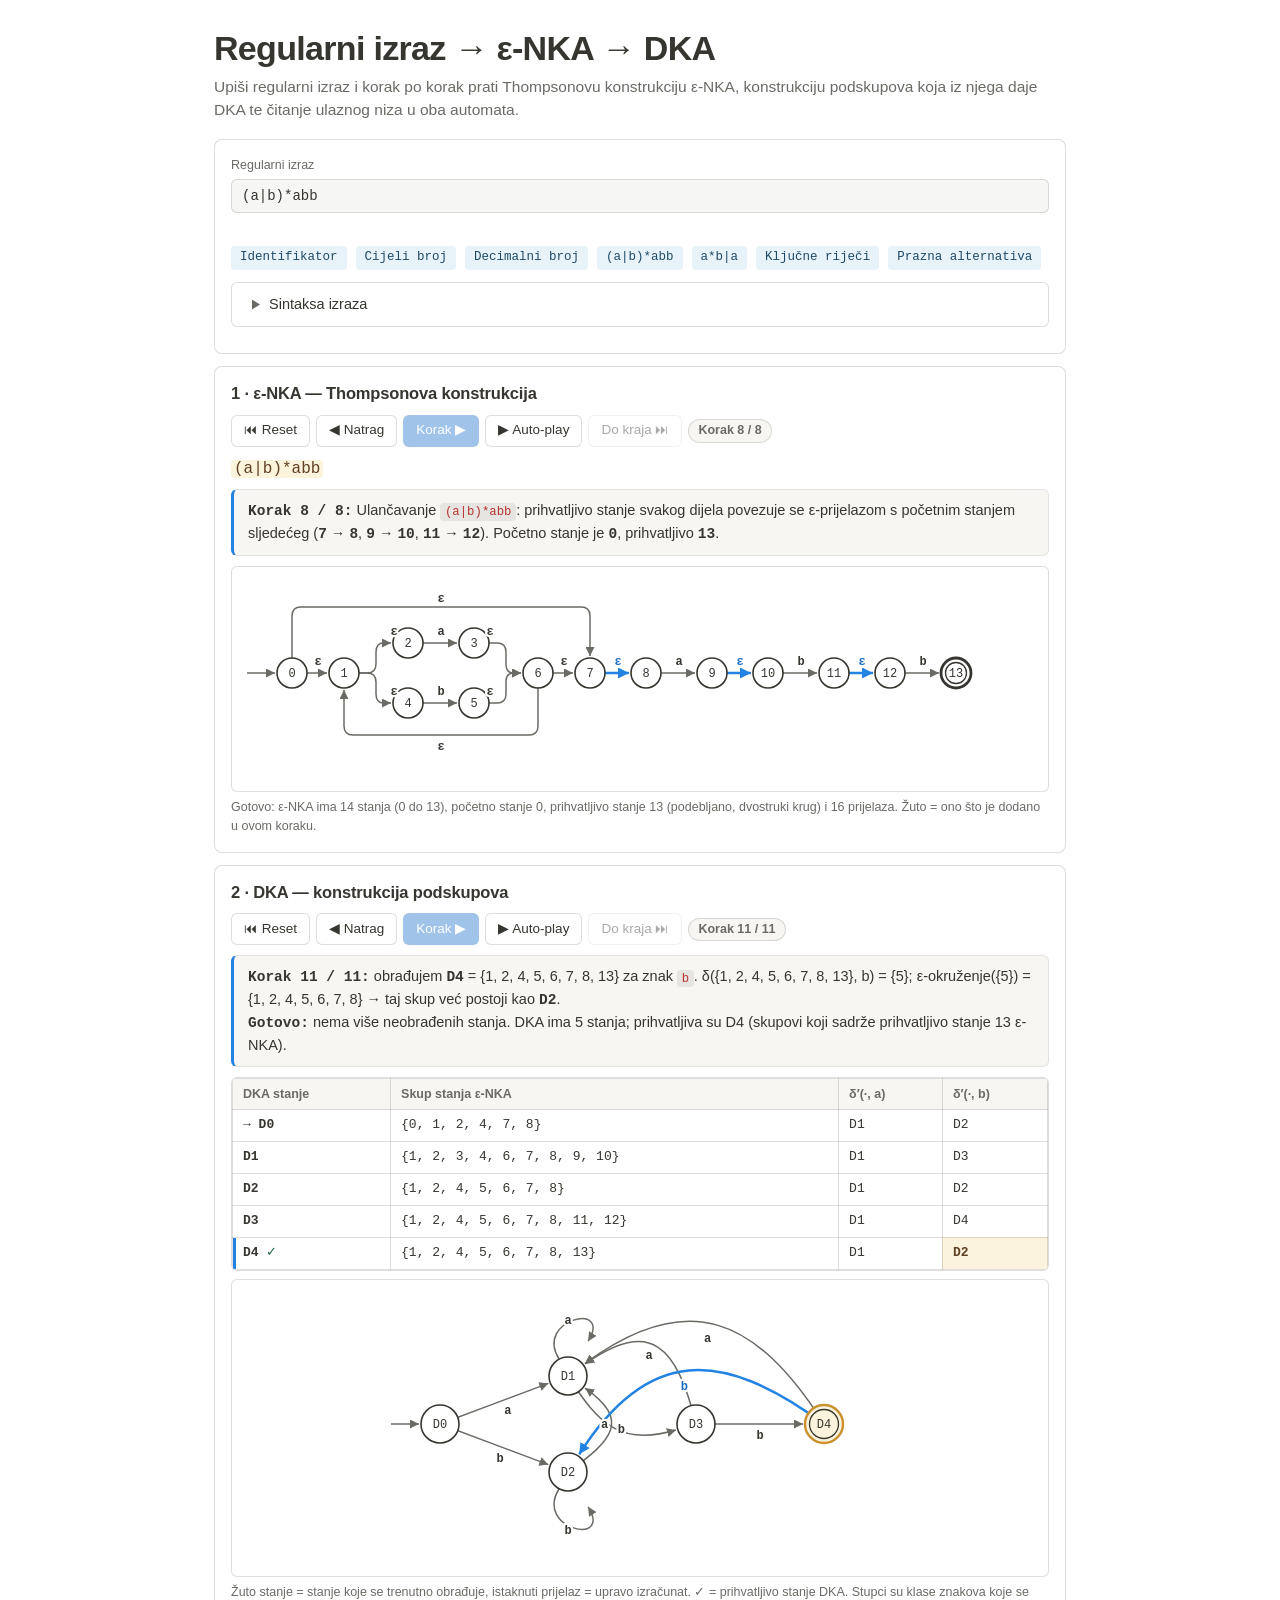
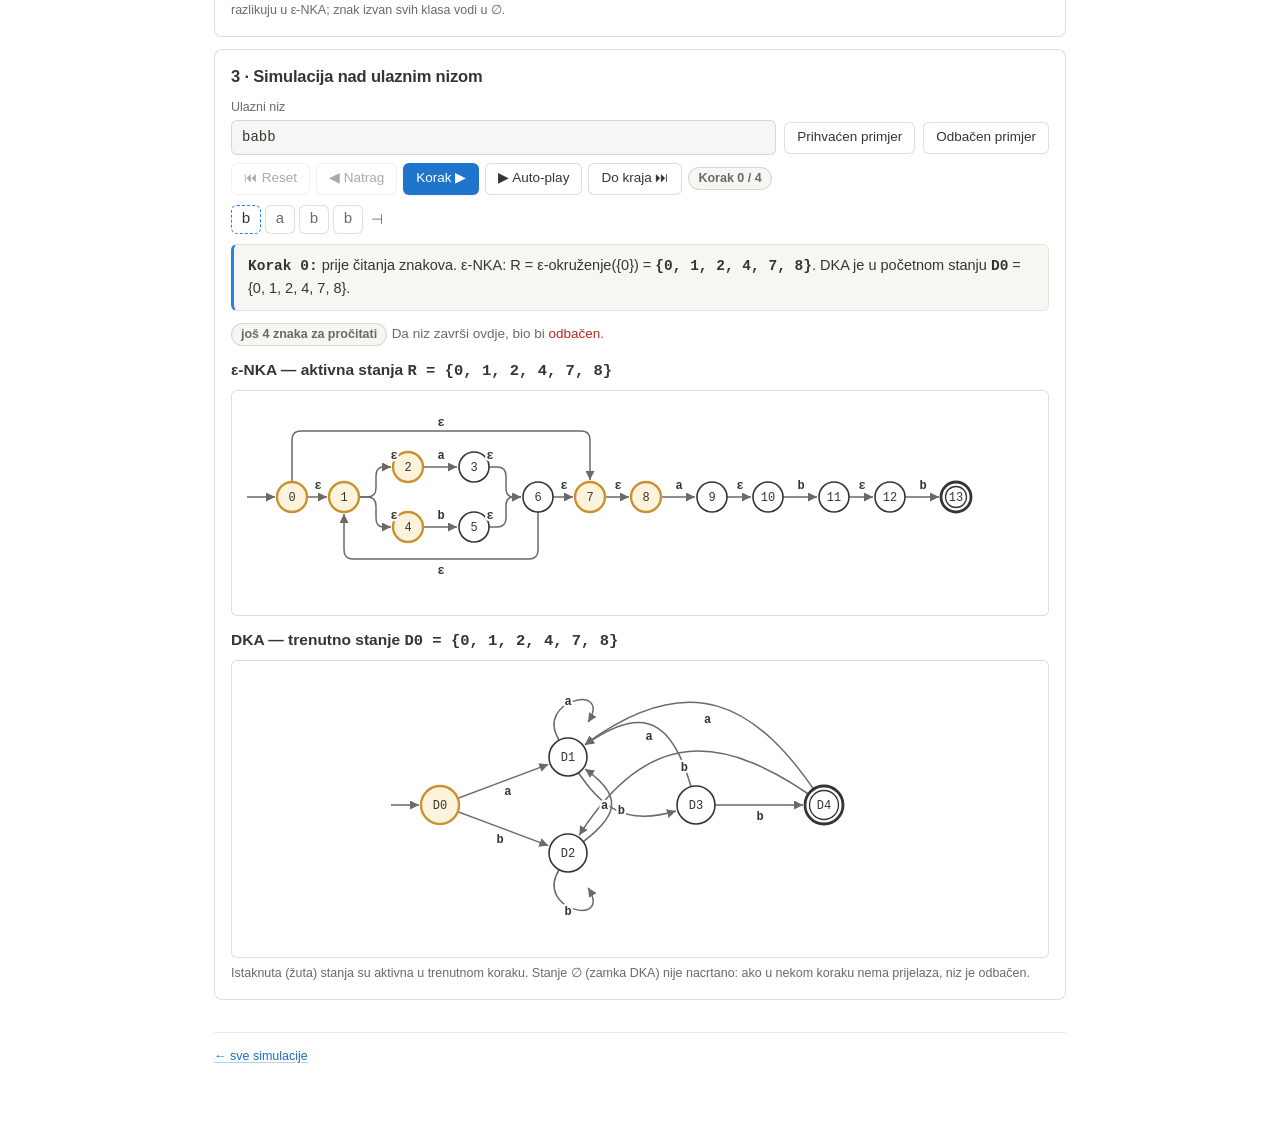
<file: sim/regex-nka-dka/index.html>
<!doctype html>
<html lang="hr">
<head>
<meta charset="utf-8">
<meta name="viewport" content="width=device-width, initial-scale=1">
<title>Regularni izraz → ε-NKA → DKA</title>
<script src="../../assets/theme.js"></script>
<link rel="stylesheet" href="../../assets/style.css">
<style>
  .ex {
    appearance: none;
    cursor: pointer;
    border: 1px solid transparent;
    font-family: var(--mono);
    transition: border-color 120ms ease, background 120ms ease;
  }
  .ex:hover { border-color: var(--accent-raw); }
  .ex:focus-visible { outline: none; box-shadow: var(--focus-ring); }
  .ctl { margin: 8px 0 10px; }
  .regline { font: 16px/1.5 var(--mono); white-space: pre-wrap; word-break: break-all; margin: 0 0 8px; }
  mark.hl { background: var(--hl); color: var(--hl-ink); border-radius: var(--r-sm); padding: 0 3px; }
  .stepbox {
    border: 1px solid var(--line-subtle);
    border-left: 3px solid var(--accent-raw);
    background: var(--bg-subtle);
    padding: 10px 14px;
    border-radius: var(--r-md);
    margin: 8px 0 10px;
    min-height: 3.2em;
    font-size: 14.5px;
    line-height: 1.5;
  }
  .stepbox code, .stepbox b { font-family: var(--mono); }
  .gwrap .empty { padding: 28px 8px; text-align: center; color: var(--muted); font-size: 14px; }
  svg .nid { font-size: 12px; }
  svg .lbl { font-size: 12px; }
  .tblwrap { margin: 8px 0; }
  table.t td.cur { background: var(--hl); color: var(--hl-ink); font-weight: 700; }
  table.t td.todo { color: var(--muted); }
  table.t td.state { white-space: nowrap; }
  table.t tr.proc td.state { box-shadow: inset 3px 0 0 var(--accent-raw); }
  .strip { display: flex; flex-wrap: wrap; gap: 4px; margin: 10px 0; align-items: center; }
  .strip .c {
    min-width: 30px;
    text-align: center;
    padding: 4px 6px;
    border: 1px solid var(--line);
    border-radius: var(--r-md);
    font: 15px/1.3 var(--mono);
    background: var(--bg);
    color: var(--muted);
  }
  .strip .c.done { color: var(--chip-ink); background: var(--chip); border-color: transparent; }
  .strip .c.cur { background: var(--hl); color: var(--hl-ink); border-color: var(--hl-stroke); font-weight: 700; }
  .strip .c.next { border-color: var(--accent-raw); color: var(--ink); border-style: dashed; }
  .strip .end { color: var(--muted); font: 14px var(--mono); padding: 0 4px; }
  #c3 h3 { margin: 14px 0 6px; overflow-wrap: anywhere; }
  .syntax-list { margin: 0; padding-left: 18px; }
  .syntax-list li { margin: 3px 0; }
  .errmsg { margin: 6px 0 0; min-height: 1.4em; font-size: 13.5px; }
  .stale { opacity: .45; }
  .legend { color: var(--muted); font-size: 12.5px; margin: 6px 0 0; }
</style>
</head>
<body>
<div class="wrap">
  <div class="topbar">
    <h1>Regularni izraz → ε-NKA → DKA</h1>
    <a class="btn popout" href="./" target="_blank" rel="noopener">↗ Otvori veći prikaz</a>
  </div>
  <p class="lead">Upiši regularni izraz i korak po korak prati Thompsonovu konstrukciju ε-NKA, konstrukciju podskupova koja iz njega daje DKA te čitanje ulaznog niza u oba automata.</p>

  <div class="panel">
    <label for="re">Regularni izraz</label>
    <input type="text" id="re" value="(a|b)*abb" autocomplete="off" autocapitalize="off" spellcheck="false" aria-describedby="reerr">
    <div class="errmsg err" id="reerr" role="alert"></div>
    <div class="row" id="examples" style="gap:6px;margin-top:6px" aria-label="Primjeri"></div>
    <details class="toggle boxed" style="margin-top:10px">
      <summary>Sintaksa izraza</summary>
      <div class="toggle-body">
        <ul class="small syntax-list">
          <li><code>a|b</code> unija (u knjizi se piše <code>a+b</code>; ovdje je <code>+</code> operator „jedno ili više“), <code>ab</code> ulančavanje, <code>a*</code> Kleeneovo zatvorenje, <code>a+</code> jedno ili više, <code>a?</code> nula ili jedno, <code>( )</code> grupiranje</li>
          <li><code>[a-z0-9_]</code> klasa znakova, <code>[^0-9]</code> komplement klase, <code>.</code> bilo koji znak osim novog retka, <code>\d</code> <code>\w</code> <code>\s</code> kratice</li>
          <li><code>\e</code> ili <code>ε</code> prazan niz; prazna alternativa (<code>a|</code>, <code>(|a)</code>, <code>()</code>) također je ε</li>
          <li><code>\</code> ukida posebno značenje: <code>\*</code> <code>\(</code> <code>\.</code> <code>\|</code> <code>\\</code>; <code>\n</code> <code>\t</code> novi redak i tab. Razmak je običan znak.</li>
        </ul>
      </div>
    </details>
  </div>

  <section class="panel" id="c1" aria-labelledby="c1h">
    <h2 id="c1h">1 · ε-NKA — Thompsonova konstrukcija</h2>
    <div class="toolbar ctl" data-for="c1"></div>
    <div class="regline" id="c1re"></div>
    <div class="stepbox" id="c1txt" aria-live="polite"></div>
    <div class="gwrap" id="c1g"></div>
    <p class="legend" id="c1info"></p>
  </section>

  <section class="panel" id="c2" aria-labelledby="c2h">
    <h2 id="c2h">2 · DKA — konstrukcija podskupova</h2>
    <div class="toolbar ctl" data-for="c2"></div>
    <div class="stepbox" id="c2txt" aria-live="polite"></div>
    <div class="tblwrap" id="c2tbl"></div>
    <div class="gwrap" id="c2g"></div>
    <p class="legend" id="c2info"></p>
  </section>

  <section class="panel" id="c3" aria-labelledby="c3h">
    <h2 id="c3h">3 · Simulacija nad ulaznim nizom</h2>
    <label for="str">Ulazni niz</label>
    <div class="row" style="gap:8px">
      <input type="text" id="str" value="babb" autocomplete="off" autocapitalize="off" spellcheck="false" style="flex:1;min-width:160px">
      <button class="btn" id="sacc" type="button">Prihvaćen primjer</button>
      <button class="btn" id="srej" type="button">Odbačen primjer</button>
    </div>
    <div class="toolbar ctl" data-for="c3"></div>
    <div class="strip" id="c3strip" aria-label="Ulazni niz"></div>
    <div class="stepbox" id="c3txt" aria-live="polite"></div>
    <div id="c3ver" style="margin:6px 0"></div>
    <h3>ε-NKA — aktivna stanja <span id="c3nset" class="mono"></span></h3>
    <div class="gwrap" id="c3gn"></div>
    <h3>DKA — trenutno stanje <span id="c3dset" class="mono"></span></h3>
    <div class="gwrap" id="c3gd"></div>
    <p class="legend">Istaknuta (žuta) stanja su aktivna u trenutnom koraku. Stanje ∅ (zamka DKA) nije nacrtano: ako u nekom koraku nema prijelaza, niz je odbačen.</p>
  </section>

  <p class="footer"><a href="../../index.html">← sve simulacije</a></p>
</div>

<script src="../../assets/regex.js"></script>
<script>
(function () {
  'use strict';
  var RX = window.PPJ_Regex;
  var esc = RX.escXml, fmt = RX.fmtSet, vis = RX.vis;
  // hrvatski oblik broja: 1 znak, 2–4 znaka, ostalo znakova (11–14 → znakova)
  function znakForm(n) {
    var m10 = n % 10, m100 = n % 100;
    if (m10 === 1 && m100 !== 11) return 'znak';
    if (m10 >= 2 && m10 <= 4 && (m100 < 12 || m100 > 14)) return 'znaka';
    return 'znakova';
  }
  function $(id) { return document.getElementById(id); }
  function q(ch) { return '<code>' + esc(vis(ch)) + '</code>'; }

  var EXAMPLES = [
    { name: 'Identifikator', re: '[a-zA-Z][a-zA-Z0-9]*', s: 'x1y2' },
    { name: 'Cijeli broj', re: '(\\+|-)?[0-9]+', s: '-120' },
    { name: 'Decimalni broj', re: '[0-9]+(\\.[0-9]+)?', s: '3.14' },
    { name: '(a|b)*abb', re: '(a|b)*abb', s: 'babb' },
    { name: 'a*b|a', re: 'a*b|a', s: 'aab' },
    { name: 'Ključne riječi', re: 'ako|onda|inace', s: 'onda' },
    { name: 'Prazna alternativa', re: 'a(b|\\e)c*', s: 'ac' }
  ];

  /* ------------------------------------------------ upravljanje koracima (Korak / Natrag / Reset / Auto-play) */
  function Stepper(key, onChange, delay) {
    var host = document.querySelector('.ctl[data-for="' + key + '"]');
    host.innerHTML =
      '<button class="btn" type="button" data-a="reset">⏮ Reset</button>' +
      '<button class="btn" type="button" data-a="back">◀ Natrag</button>' +
      '<button class="btn primary" type="button" data-a="next">Korak ▶</button>' +
      '<button class="btn" type="button" data-a="play">▶ Auto-play</button>' +
      '<button class="btn" type="button" data-a="end">Do kraja ⏭</button>' +
      '<span class="badge" data-a="cnt" aria-live="polite"></span>';
    var st = { i: 0, max: 0, timer: null };
    var btn = {};
    Array.prototype.forEach.call(host.querySelectorAll('[data-a]'), function (b) { btn[b.getAttribute('data-a')] = b; });
    function stop() { if (st.timer) { clearInterval(st.timer); st.timer = null; btn.play.textContent = '▶ Auto-play'; } }
    function refresh() {
      btn.reset.disabled = btn.back.disabled = st.i <= 0;
      btn.next.disabled = btn.end.disabled = st.i >= st.max;
      btn.cnt.textContent = 'Korak ' + st.i + ' / ' + st.max;
      onChange(st.i);
    }
    function go(v) { st.i = Math.max(0, Math.min(st.max, v)); refresh(); }
    btn.reset.onclick = function () { stop(); go(0); };
    btn.back.onclick = function () { stop(); go(st.i - 1); };
    btn.next.onclick = function () { stop(); go(st.i + 1); };
    btn.end.onclick = function () { stop(); go(st.max); };
    btn.play.onclick = function () {
      if (st.timer) { stop(); return; }
      if (st.i >= st.max) go(0);
      btn.play.textContent = '⏸ Pauza';
      st.timer = setInterval(function () { if (st.i >= st.max) { stop(); return; } go(st.i + 1); if (st.i >= st.max) stop(); }, delay || 950);
    };
    return { set: function (max, at) { stop(); st.max = max; go(at == null ? max : at); }, stop: stop, get: function () { return st.i; } };
  }

  /* ------------------------------------------------ model */
  var M = null;   // {src, chars, res, dfa}
  var trace = null;

  function svgInto(el, scene, id, label, o) {
    el.innerHTML = RX.renderScene(scene, { id: id, label: label, minWidth: o && o.minWidth });
    // na uskim zaslonima graf se pomiče vodoravno: dovedi istaknuta stanja u vidljivo područje
    try {
      var act = el.querySelectorAll('circle.node.active');
      if (act.length && el.scrollWidth > el.clientWidth + 2) {
        var er = el.getBoundingClientRect(), sum = 0;
        Array.prototype.forEach.call(act, function (c) { var r = c.getBoundingClientRect(); sum += r.left + r.width / 2 - er.left + el.scrollLeft; });
        el.scrollLeft = Math.max(0, sum / act.length - el.clientWidth / 2);
      } else el.scrollLeft = 0;
    } catch (e) { /* nije kritično */ }
  }

  /* ---- kartica 1 */
  function describeFrag(f, res) {
    var t = f.node.text === '' ? 'ε' : f.node.text, tx = '<code>' + esc(vis(t)) + '</code>', k = f.kids, i;
    switch (f.kind) {
      case 'set':
        var st0 = f.node.set, single = st0.length === 1 && st0[0][0] === st0[0][1];
        return (single ? 'Znak ' : 'Klasa znakova ') + tx + ': nova stanja <b>' + f.s + '</b> i <b>' + f.f + '</b> povezana prijelazom označenim ' +
          (single ? 'tim znakom' : 'bilo kojim znakom iz klase') + '. Svaki dio automata ima točno jedno početno i jedno prihvatljivo stanje.';
      case 'eps':
        return 'Prazan niz ε: stanja <b>' + f.s + '</b> i <b>' + f.f + '</b> povezana ε-prijelazom.';
      case 'cat':
        var links = [];
        for (i = 0; i + 1 < k.length; i++) links.push('<b>' + k[i].f + '</b> → <b>' + k[i + 1].s + '</b>');
        return 'Ulančavanje ' + tx + ': prihvatljivo stanje svakog dijela povezuje se ε-prijelazom s početnim stanjem sljedećeg (' + links.join(', ') +
          '). Početno stanje je <b>' + f.s + '</b>, prihvatljivo <b>' + f.f + '</b>.';
      case 'alt':
        return 'Unija ' + tx + ': novo početno stanje <b>' + f.s + '</b> ima ε-prijelaze u početna stanja svih alternativa (' +
          k.map(function (c) { return '<b>' + c.s + '</b>'; }).join(', ') + '), a njihova prihvatljiva stanja (' +
          k.map(function (c) { return '<b>' + c.f + '</b>'; }).join(', ') + ') ε-prijelazima vode u novo prihvatljivo stanje <b>' + f.f + '</b>.';
      case 'star':
        return 'Kleeneovo zatvorenje ' + tx + ': novi <b>' + f.s + '</b> i <b>' + f.f + '</b>; ε-prijelazi ' + f.s + ' → ' + k[0].s + ' (ulaz), ' + k[0].f + ' → ' + f.f +
          ' (izlaz), povratni ' + k[0].f + ' → ' + k[0].s + ' (ponavljanje) i ' + f.s + ' → ' + f.f + ' (nula ponavljanja).';
      case 'plus':
        return 'Jedno ili više ' + tx + ': novi <b>' + f.s + '</b> i <b>' + f.f + '</b>; ε-prijelazi ' + f.s + ' → ' + k[0].s + ', ' + k[0].f + ' → ' + f.f +
          ' i povratni ' + k[0].f + ' → ' + k[0].s + ' (ponavljanje). Nema preskakanja, pa je potrebno barem jedno pojavljivanje.';
      case 'opt':
        return 'Nula ili jedno ' + tx + ': novi <b>' + f.s + '</b> i <b>' + f.f + '</b>; ε-prijelazi ' + f.s + ' → ' + k[0].s + ', ' + k[0].f + ' → ' + f.f +
          ' i premosnica ' + f.s + ' → ' + f.f + ' (izostavljanje podizraza). Nema povratnog prijelaza.';
    }
    return '';
  }
  function renderC1(k) {
    if (!M) return;
    var res = M.res, N = res.order.length, cur = k > 0 ? res.order[k - 1] : null, ch = M.chars;
    var html;
    if (cur) {
      var a = cur.node.a, b = cur.node.b;
      html = esc(ch.slice(0, a).join('')) + '<mark class="hl">' + (a === b ? 'ε' : esc(ch.slice(a, b).join(''))) + '</mark>' + esc(ch.slice(b).join(''));
    } else html = esc(M.src);
    $('c1re').innerHTML = html;
    if (!cur) $('c1txt').innerHTML = '<b>Korak 0:</b> izraz je rastavljen na ' + N + ' podizraza. Svaki Korak gradi dio automata za jedan podizraz — od najmanjih (znakovi) prema cijelom izrazu. Dijelovi koji još nisu spojeni prikazani su jedan ispod drugog.';
    else $('c1txt').innerHTML = '<b>Korak ' + k + ' / ' + N + ':</b> ' + describeFrag(cur, res);
    if (k === 0) $('c1g').innerHTML = '<div class="empty">Automat je još prazan — pritisni „Korak“.</div>';
    else svgInto($('c1g'), RX.buildStepScene(res, k), 'g1', 'ε-NKA, korak ' + k);
    var nfa = res.nfa;
    $('c1info').textContent = k === N
      ? 'Gotovo: ε-NKA ima ' + nfa.n + ' stanja (0 do ' + (nfa.n - 1) + '), početno stanje ' + nfa.start + ', prihvatljivo stanje ' + nfa.accept + ' (podebljano, dvostruki krug) i ' + nfa.edges.length + ' prijelaza. Žuto = ono što je dodano u ovom koraku.'
      : 'Žuto = stanja i prijelazi dodani u ovom koraku. Dvostruki krug = prihvatljivo stanje dijela, strelica ulijevo = njegovo početno stanje. ε = prijelaz bez čitanja znaka.';
  }

  /* ---- kartica 2 */
  function dName(i) { return 'D' + i; }
  function renderC2(k) {
    if (!M) return;
    var dfa = M.dfa, steps = dfa.steps, nA = dfa.atoms.length, cur = k > 0 ? steps[k - 1] : null, i, a;
    var maxDisc = -1, filled = {};
    for (i = 0; i < k; i++) {
      if (steps[i].to > maxDisc) maxDisc = steps[i].to;
      if (steps[i].type === 'trans') filled[steps[i].from + ':' + steps[i].atom] = true;
    }
    var h = '<table class="t"><thead><tr><th>DKA stanje</th><th>Skup stanja ε-NKA</th>';
    dfa.atoms.forEach(function (at) { h += '<th>δ′(·, ' + esc(at.label) + ')</th>'; });
    h += '</tr></thead><tbody>';
    if (maxDisc < 0) h += '<tr><td colspan="' + (2 + nA) + '" class="muted">Još nema stanja — pritisni „Korak“.</td></tr>';
    for (i = 0; i <= maxDisc; i++) {
      var s = dfa.states[i], proc = cur && cur.type === 'trans' && cur.from === i;
      h += '<tr' + (proc ? ' class="proc"' : '') + '><td class="state">' + (i === 0 ? '→ ' : '') + '<b>' + dName(i) + '</b>' + (s.accepting ? ' <span class="ok" title="prihvatljivo stanje: skup sadrži prihvatljivo stanje ε-NKA">✓</span>' : '') + '</td>' +
        '<td' + (cur && cur.type === 'init' && i === 0 ? ' class="cur"' : '') + '>' + esc(fmt(s.set)) + '</td>';
      for (a = 0; a < nA; a++) {
        var isCur = cur && cur.type === 'trans' && cur.from === i && cur.atom === a, txt;
        if (filled[i + ':' + a]) { var to = dfa.trans[i][a]; txt = to < 0 ? '∅' : dName(to); h += '<td' + (isCur ? ' class="cur"' : (to < 0 ? ' class="todo"' : '')) + '>' + txt + '</td>'; }
        else h += '<td class="todo">…</td>';
      }
      h += '</tr>';
    }
    h += '</tbody></table>';
    $('c2tbl').innerHTML = h;

    var text;
    if (!cur) text = '<b>Korak 0:</b> konstrukcija podskupova — stanja DKA su skupovi stanja ε-NKA. Počinje se ε-okruženjem početnog stanja; zatim se za svako stanje DKA i svaki znak (klasu znakova) računa <code>ε-okruženje(δ(skup, znak))</code>. Novi skupovi postaju nova stanja DKA.';
    else if (cur.type === 'init') text = '<b>Korak 1 / ' + steps.length + ':</b> početno stanje DKA je ε-okruženje početnog stanja ε-NKA: ε-okruženje({' + dfa.nfa.start + '}) = <b>' + esc(fmt(cur.closure)) + '</b> → stanje <b>D0</b>.';
    else {
      var from = dfa.states[cur.from], at = dfa.atoms[cur.atom];
      text = '<b>Korak ' + k + ' / ' + steps.length + ':</b> obrađujem <b>' + dName(cur.from) + '</b> = ' + esc(fmt(from.set)) + ' za znak <code>' + esc(at.label) + '</code>. δ(' + esc(fmt(from.set)) + ', ' + esc(at.label) + ') = ' + esc(fmt(cur.moved));
      if (cur.to < 0) text += ' → nema prijelaza (DKA ide u zamku ∅).';
      else text += '; ε-okruženje(' + esc(fmt(cur.moved)) + ') = ' + esc(fmt(cur.closure)) + ' → ' + (cur.isNew ? 'novi skup, dobiva ime <b>' + dName(cur.to) + '</b>.' : 'taj skup već postoji kao <b>' + dName(cur.to) + '</b>.');
    }
    if (k === steps.length) {
      var acc = [];
      dfa.states.forEach(function (st, ix) { if (st.accepting) acc.push(dName(ix)); });
      text += '<br><b>Gotovo:</b> nema više neobrađenih stanja. DKA ima ' + dfa.states.length + ' stanja; prihvatljiva su ' + (acc.length ? acc.join(', ') : '(nijedno)') + ' (skupovi koji sadrže prihvatljivo stanje ' + dfa.nfa.accept + ' ε-NKA).';
    }
    $('c2txt').innerHTML = text;
    if (k === 0) $('c2g').innerHTML = '<div class="empty">Graf DKA se gradi zajedno s tablicom.</div>';
    else svgInto($('c2g'), RX.dfaScene(dfa, { step: k, current: cur && cur.type === 'trans' ? cur.from : 0, hiEdge: true }), 'g2', 'DKA, korak ' + k);
    $('c2info').textContent = 'Žuto stanje = stanje koje se trenutno obrađuje, istaknuti prijelaz = upravo izračunat. ✓ = prihvatljivo stanje DKA. Stupci su klase znakova koje se razlikuju u ε-NKA; znak izvan svih klasa vodi u ∅.';
  }

  /* ---- kartica 3 */
  var rendering3 = null;
  function recompute3() {
    if (!M) return;
    var s = $('str').value;
    trace = { str: s, chars: Array.from(s), nfa: RX.runNFA(M.res.nfa, s), dfa: RX.runDFA(M.dfa, s) };
  }
  function renderC3(k) {
    if (!M || !trace) return;
    var chars = trace.chars, n = chars.length, nfa = M.res.nfa, i;
    var strip = '';
    if (!n) strip = '<span class="end">(prazan niz ε)</span>';
    for (i = 0; i < n; i++) strip += '<span class="c ' + (i < k - 1 ? 'done' : i === k - 1 ? 'cur' : i === k ? 'next' : '') + '">' + esc(vis(chars[i])) + '</span>';
    if (n) strip += '<span class="end">⊣</span>';
    $('c3strip').innerHTML = strip;

    var nt = trace.nfa.trace[k], dt = trace.dfa.trace[k], R = nt.R, hasAcc = R.indexOf(nfa.accept) >= 0;
    var dead = dt.q < 0;
    var text;
    if (k === 0) {
      text = '<b>Korak 0:</b> prije čitanja znakova. ε-NKA: R = ε-okruženje({' + nfa.start + '}) = <b>' + esc(fmt(R)) + '</b>. DKA je u početnom stanju <b>D0</b> = ' + esc(fmt(M.dfa.states[0].set)) + '.';
    } else {
      var prev = trace.nfa.trace[k - 1], pd = trace.dfa.trace[k - 1], ch = chars[k - 1];
      text = '<b>Korak ' + k + ' / ' + n + ':</b> pročitan znak ' + q(ch) + '. ε-NKA: R = ε-okruženje(δ(' + esc(fmt(prev.R)) + ', ' + esc(vis(ch)) + ')) = <b>' + esc(fmt(R)) + '</b>. ';
      if (pd.q < 0) text += 'DKA je već u zamci ∅ i ostaje u njoj.';
      else if (dead) text += 'DKA: δ′(' + dName(pd.q) + ', ' + esc(vis(ch)) + ') nije definiran → zamka <b>∅</b>.';
      else text += 'DKA: δ′(' + dName(pd.q) + ', ' + esc(vis(ch)) + ') = <b>' + dName(dt.q) + '</b>.';
    }
    $('c3txt').innerHTML = text;

    var ver;
    if (k < n) ver = '<span class="badge">još ' + (n - k) + ' ' + znakForm(n - k) + ' za pročitati</span> <span class="muted small">Da niz završi ovdje, bio bi ' + (hasAcc ? '<span class="ok">prihvaćen</span>' : '<span class="err">odbačen</span>') + '.</span>';
    else {
      var accN = trace.nfa.accepts, accD = trace.dfa.accepts;
      ver = '<div class="verdict ' + (accN ? 'ok' : 'err') + '"><span class="badge ' + (accN ? 'ok' : 'err') + '">' + (accN ? 'PRIHVAĆA' : 'ODBACUJE') + '</span> <span class="small">' +
        (accN ? 'R sadrži prihvatljivo stanje ' + nfa.accept + '; DKA je u prihvatljivom stanju ' + (dt.q >= 0 ? dName(dt.q) : '') + '.' :
          (R.length ? 'R ne sadrži prihvatljivo stanje ' + nfa.accept + '.' : 'Nema aktivnih stanja — niz nije u jeziku.')) +
        (accN === accD ? ' ε-NKA i DKA se slažu ✓' : ' <span class="err">ε-NKA i DKA se ne slažu!</span>') + '</span></div>';
    }
    $('c3ver').innerHTML = ver;

    $('c3nset').textContent = 'R = ' + fmt(R);
    $('c3dset').textContent = dead ? '= ∅ (zamka)' : dName(dt.q) + ' = ' + fmt(M.dfa.states[dt.q].set);
    svgInto($('c3gn'), RX.nfaScene(M.res, { active: new Set(R) }), 'g3', 'ε-NKA, aktivna stanja ' + fmt(R));
    svgInto($('c3gd'), RX.dfaScene(M.dfa, { current: dead ? -1 : dt.q }), 'g4', 'DKA, trenutno stanje ' + (dead ? 'zamka' : dName(dt.q)));
  }

  /* ------------------------------------------------ povezivanje */
  var s1 = Stepper('c1', renderC1, 1100), s2 = Stepper('c2', renderC2, 1100), s3 = Stepper('c3', renderC3, 1000);

  function rebuild() {
    var src = $('re').value, err = $('reerr');
    var model;
    try {
      var p = RX.parse(src), res = RX.thompson(p.ast), dfa = RX.buildDFA(res.nfa);
      model = { src: src, chars: p.chars, res: res, dfa: dfa };
    } catch (e) {
      if (!e || e.name !== 'RegexError') throw e;
      err.textContent = '⚠ ' + e.message;
      ['c1', 'c2', 'c3'].forEach(function (id) { $(id).classList.add('stale'); });
      s1.stop(); s2.stop(); s3.stop();
      return;
    }
    err.textContent = '';
    ['c1', 'c2', 'c3'].forEach(function (id) { $(id).classList.remove('stale'); });
    M = model;
    recompute3();
    s1.set(M.res.order.length);
    s2.set(M.dfa.steps.length);
    s3.set(trace.chars.length, 0);
    saveHash();
  }
  function onString() {
    recompute3();
    if (M) s3.set(trace.chars.length, 0);
    saveHash();
  }
  function saveHash() {
    try { history.replaceState(null, '', '#re=' + encodeURIComponent($('re').value) + '&s=' + encodeURIComponent($('str').value)); } catch (e) { /* file:// i sl. */ }
  }
  function loadHash() {
    var h = location.hash.replace(/^#/, ''), ok = false;
    if (!h) return;
    h.split('&').forEach(function (kv) {
      var i = kv.indexOf('='), k = kv.slice(0, i), v = kv.slice(i + 1);
      try { v = decodeURIComponent(v); } catch (e) { return; }
      if (k === 're') { $('re').value = v; ok = true; }
      if (k === 's') $('str').value = v;
    });
  }

  var exHost = $('examples');
  EXAMPLES.forEach(function (ex) {
    var b = document.createElement('button');
    b.type = 'button'; b.className = 'chip ex'; b.textContent = ex.name; b.title = ex.re;
    b.onclick = function () { $('re').value = ex.re; $('str').value = ex.s; rebuild(); };
    exHost.appendChild(b);
  });
  $('re').addEventListener('input', function () { rebuild(); });
  $('str').addEventListener('input', onString);
  $('sacc').onclick = function () { if (!M) return; var s = RX.sampleString(M.dfa, true); $('str').value = s == null ? '' : s; onString(); };
  $('srej').onclick = function () { if (!M) return; var s = RX.sampleString(M.dfa, false); $('str').value = s == null ? '' : s; onString(); };

  loadHash();
  rebuild();
})();
</script>
</body>
</html>
</file>
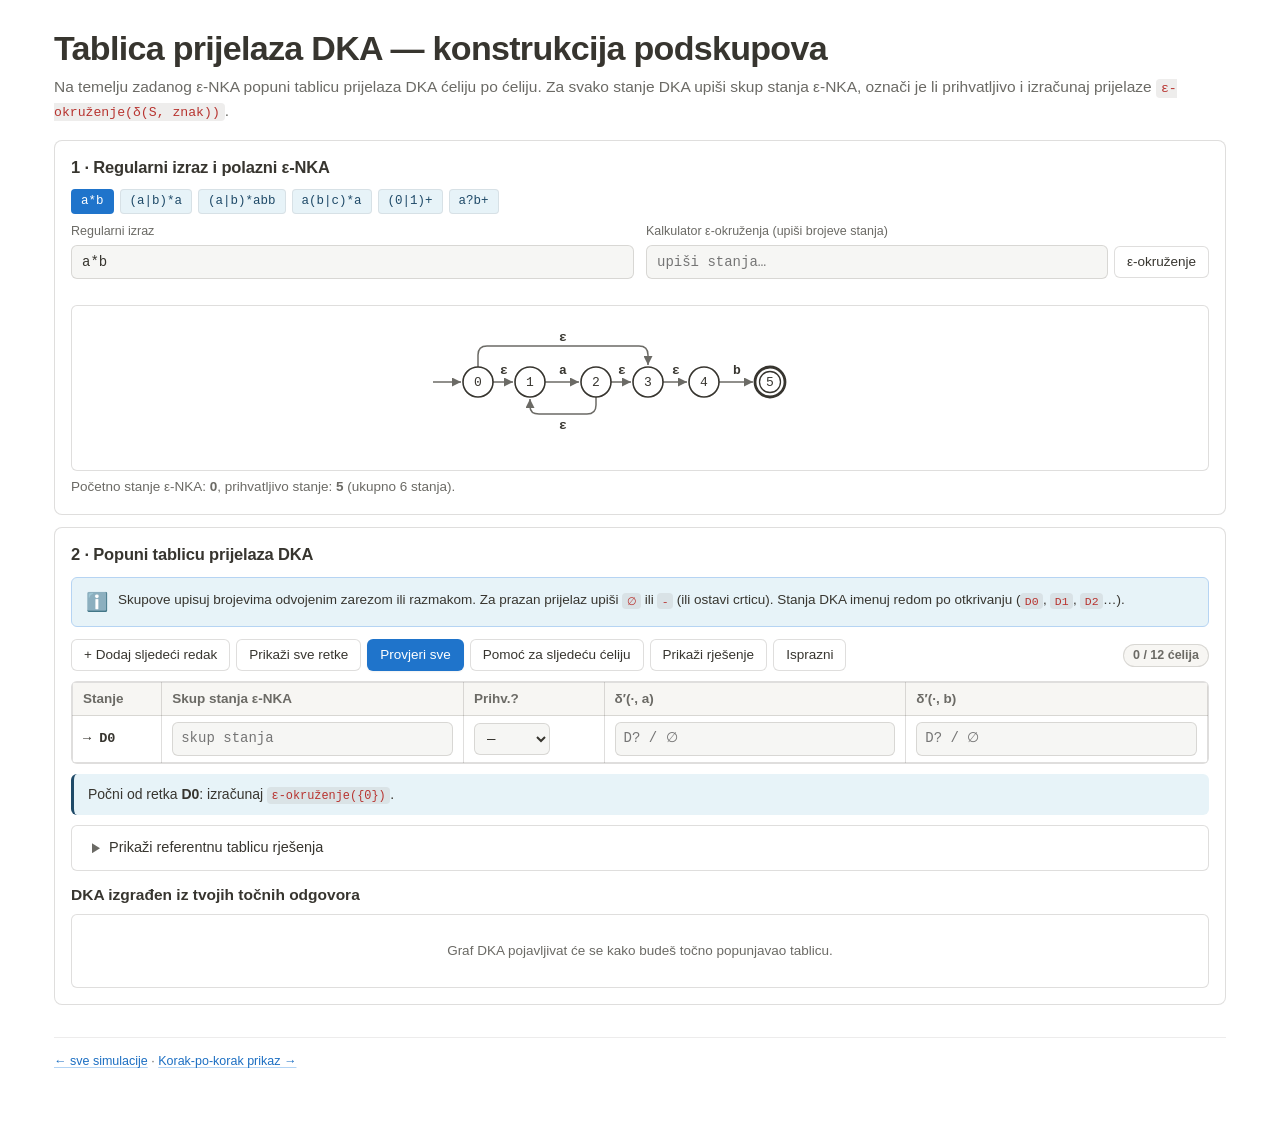
<file: sim/tablica-prijelaza/index.html>
<!doctype html>
<html lang="hr">
<head>
<meta charset="utf-8">
<meta name="viewport" content="width=device-width, initial-scale=1">
<title>Tablica prijelaza DKA (konstrukcija podskupova) — PPJ</title>
<script src="../../assets/theme.js"></script>
<link rel="stylesheet" href="../../assets/style.css">
<style>
  .wrap { max-width: 1220px; }
  @media (min-width: 660px) {
    html[data-embed="1"] .embed-grid,
    .in-embed .embed-grid {
      display: grid;
      grid-template-columns: 265px minmax(0, 1fr);
      gap: 10px;
      align-items: start;
    }
    html[data-embed="1"] .embed-grid > .panel,
    .in-embed .embed-grid > .panel { margin: 0; min-width: 0; }
    html[data-embed="1"] .grid2,
    .in-embed .grid2 { grid-template-columns: 1fr; gap: 6px; }
    html[data-embed="1"] #nfaGraph svg,
    .in-embed #nfaGraph svg { max-height: 130px; width: 100%; height: auto; }
    html[data-embed="1"] table.t input.cell-in,
    .in-embed table.t input.cell-in { min-width: 54px; padding: 4px 6px; font-size: 13px; }
    html[data-embed="1"] table.t input.cell-in.set-in,
    .in-embed table.t input.cell-in.set-in { min-width: 102px; }
    html[data-embed="1"] table.t select.cell-sel,
    .in-embed table.t select.cell-sel { padding: 4px 5px; font-size: 13px; min-width: 68px; }
    html[data-embed="1"] .callout,
    .in-embed .callout { padding: 8px 10px; margin: 6px 0 8px; font-size: 13px; }
  }
  .ex {
    appearance: none;
    cursor: pointer;
    border: 1px solid var(--line-subtle);
    font-family: var(--mono);
    font-size: 12.5px;
    padding: 3px 9px;
    margin: 0;
    transition: border-color 120ms ease, background 120ms ease, color 120ms ease;
  }
  .ex:hover { border-color: var(--accent-raw); background: var(--info-bg); }
  .ex.sel {
    background: var(--accent-btn);
    color: var(--accent-ink);
    border-color: transparent;
  }
  .ex:focus-visible { outline: none; box-shadow: var(--focus-ring); }
  .tblwrap { margin: 10px 0; }
  table.t th, table.t td { font-size: 13.5px; }
  table.t input.cell-in {
    width: 100%;
    min-width: 80px;
    padding: 6px 8px;
    border-radius: var(--r-md);
    border: 1.5px solid var(--line);
    background: var(--bg-input);
    color: var(--ink);
    font: 14px/1.4 var(--mono);
  }
  table.t input.cell-in.set-in { min-width: 140px; }
  table.t select.cell-sel {
    width: auto;
    min-width: 76px;
    padding: 6px 8px;
    border-radius: var(--r-md);
    border: 1.5px solid var(--line);
    background: var(--bg-input);
    color: var(--ink);
    font: 14px/1.4 var(--mono);
  }
  table.t input.cell-in:focus,
  table.t select.cell-sel:focus {
    outline: none;
    border-color: var(--accent-raw);
    background: var(--bg);
    box-shadow: var(--focus-ring);
  }
  table.t input.cell-in.ok-cell,
  table.t select.cell-sel.ok-cell {
    border-color: var(--ok);
    background: var(--ok-bg);
    color: var(--ink);
  }
  table.t input.cell-in.err-cell,
  table.t select.cell-sel.err-cell {
    border-color: var(--err);
    background: var(--err-bg);
    color: var(--ink);
  }
  table.t input.cell-in.ok-cell:focus,
  table.t select.cell-sel.ok-cell:focus {
    border-color: var(--ok);
    background: var(--ok-bg);
    box-shadow: var(--focus-ring);
  }
  table.t input.cell-in.err-cell:focus,
  table.t select.cell-sel.err-cell:focus {
    border-color: var(--err);
    background: var(--err-bg);
    box-shadow: var(--focus-ring);
  }
  #dfaGraph .empty { padding: 18px; text-align: center; }
</style>
</head>
<body>
<div class="wrap">
  <div class="topbar">
    <h1>Tablica prijelaza DKA — konstrukcija podskupova</h1>
    <a class="btn popout" href="./" target="_blank" rel="noopener">↗ Otvori veći prikaz</a>
  </div>
  <p class="lead">Na temelju zadanog ε-NKA popuni tablicu prijelaza DKA ćeliju po ćeliju. Za svako stanje DKA upiši skup stanja ε-NKA, označi je li prihvatljivo i izračunaj prijelaze <code>ε-okruženje(δ(S, znak))</code>.</p>

  <div class="embed-grid">
  <section class="panel">
    <h2>1 · Regularni izraz i polazni ε-NKA</h2>
    <div class="row" id="presets" style="gap:6px;margin-bottom:8px" role="group" aria-label="Primjeri regularnih izraza"></div>
    <div class="grid2" style="align-items:end">
      <div>
        <label for="re">Regularni izraz</label>
        <input type="text" id="re" value="a*b" autocomplete="off" autocapitalize="off" spellcheck="false" aria-describedby="reerr">
        <div id="reerr" class="err small" role="alert" style="min-height:1.2em;margin-top:2px"></div>
      </div>
      <div>
        <label for="epsIn">Kalkulator ε-okruženja (upiši brojeve stanja)</label>
        <div class="row" style="gap:6px;flex-wrap:nowrap">
          <input type="text" id="epsIn" value="" placeholder="upiši stanja…" autocomplete="off" autocapitalize="off" spellcheck="false" style="flex:1;min-width:90px">
          <button class="btn" type="button" id="epsBtn">ε-okruženje</button>
        </div>
        <div id="epsOut" class="small mono" aria-live="polite" style="min-height:1.2em;margin-top:2px"></div>
      </div>
    </div>
    <div class="gwrap" id="nfaGraph"></div>
    <p class="small muted" id="nfaInfo" style="margin:6px 0 0"></p>
  </section>

  <section class="panel">
    <h2>2 · Popuni tablicu prijelaza DKA</h2>
    <div class="callout info">
      <span class="callout-icon" aria-hidden="true">ℹ️</span>
      <div class="callout-body small">
        Skupove upisuj brojevima odvojenim zarezom ili razmakom. Za prazan prijelaz upiši <code>∅</code> ili <code>-</code> (ili ostavi crticu). Stanja DKA imenuj redom po otkrivanju (<code>D0</code>, <code>D1</code>, <code>D2</code>…).
      </div>
    </div>
    <div class="toolbar">
      <button class="btn" type="button" id="bAddRow">+ Dodaj sljedeći redak</button>
      <button class="btn" type="button" id="bShowAllRows">Prikaži sve retke</button>
      <button class="btn primary" type="button" id="bCheckAll">Provjeri sve</button>
      <button class="btn" type="button" id="bHint">Pomoć za sljedeću ćeliju</button>
      <button class="btn" type="button" id="bSolve">Prikaži rješenje</button>
      <button class="btn" type="button" id="bReset">Isprazni</button>
      <span class="spacer" aria-hidden="true"></span>
      <span class="badge" id="prog">0 / 0 ćelija</span>
    </div>

    <div class="tblwrap" id="tblWrap"></div>
    <div class="verdict info" id="fb" role="status" aria-live="polite">Počni od retka <b>D0</b>: izračunaj <code>ε-okruženje({0})</code> i upiši ga u stupac „Skup stanja ε-NKA“.</div>

    <details class="toggle boxed" id="solToggle" style="margin-top:10px">
      <summary>Prikaži referentnu tablicu rješenja</summary>
      <div class="toggle-body">
        <div class="tblwrap" id="solTable" style="margin:0"></div>
      </div>
    </details>

    <h3 style="margin:14px 0 6px">DKA izgrađen iz tvojih točnih odgovora</h3>
    <div class="gwrap" id="dfaGraph"></div>
  </section>
  </div>

  <p class="footer"><a href="../../index.html">← sve simulacije</a> · <a href="../regex-nka-dka/">Korak-po-korak prikaz →</a></p>
</div>

<script src="../../assets/regex.js"></script>
<script>
(function () {
  'use strict';
  var RX = window.PPJ_Regex;
  var esc = RX.escXml, fmt = RX.fmtSet;
  function $(id) { return document.getElementById(id); }

  var PRESETS = [
    { name: 'a*b', re: 'a*b' },
    { name: '(a|b)*a', re: '(a|b)*a' },
    { name: '(a|b)*abb', re: '(a|b)*abb' },
    { name: 'a(b|c)*a', re: 'a(b|c)*a' },
    { name: '(0|1)+', re: '(0|1)+' },
    { name: 'a?b+', re: 'a?b+' }
  ];

  var M = null; // { re, th, dfa }
  var visibleRows = 1;
  var inputs = {}; // key -> value string ('set:i', 'acc:i', 'tr:i:k')

  function parseSetInput(raw) {
    var s = String(raw || '').replace(/[{}]/g, '').trim();
    if (!s || s === '∅' || s === '-') return [];
    var parts = s.split(/[\s,;]+/).filter(Boolean);
    var out = [], seen = {};
    for (var i = 0; i < parts.length; i++) {
      if (!/^\d+$/.test(parts[i])) return null;
      var v = parseInt(parts[i], 10);
      if (!seen[v]) { seen[v] = true; out.push(v); }
    }
    out.sort(function (a, b) { return a - b; });
    return out;
  }

  function sameSet(a, b) {
    if (!a || !b || a.length !== b.length) return false;
    for (var i = 0; i < a.length; i++) if (a[i] !== b[i]) return false;
    return true;
  }

  function parseStateTarget(raw) {
    var s = String(raw || '').trim().toUpperCase();
    if (!s) return undefined;
    if (s === '∅' || s === '-' || s === 'PRAZNO' || s === 'NEMA') return -1;
    var m = /^D?(\d+)$/.exec(s);
    if (!m) return null;
    return parseInt(m[1], 10);
  }

  function renderSolutionTable() {
    if (!M) return;
    var dfa = M.dfa;
    var h = '<table class="t"><thead><tr><th>Stanje</th><th>Skup stanja ε-NKA</th><th>Prihv.?</th>';
    dfa.atoms.forEach(function (a) { h += '<th>δ′(·, ' + esc(a.label) + ')</th>'; });
    h += '</tr></thead><tbody>';
    for (var i = 0; i < dfa.states.length; i++) {
      var st = dfa.states[i];
      h += '<tr><td>' + (i === 0 ? '→ ' : '') + '<b>D' + i + '</b></td>';
      h += '<td><code>' + esc(fmt(st.set)) + '</code></td>';
      h += '<td>' + (st.accepting ? '<span class="tag green">✓ da</span>' : '<span class="tag gray">✗ ne</span>') + '</td>';
      for (var k = 0; k < dfa.atoms.length; k++) {
        var to = dfa.trans[i][k];
        h += '<td>' + (to < 0 ? '<span class="muted">∅</span>' : '<b>D' + to + '</b>') + '</td>';
      }
      h += '</tr>';
    }
    h += '</tbody></table>';
    $('solTable').innerHTML = h;
  }

  function rebuild() {
    var src = $('re').value;
    try {
      var p = RX.parse(src);
      var th = RX.thompson(p.ast);
      var dfa = RX.buildDFA(th.nfa, 40);
      M = { re: src, th: th, dfa: dfa };
      $('reerr').textContent = '';
      visibleRows = 1;
      inputs = {};
      $('nfaGraph').innerHTML = RX.renderScene(RX.nfaScene(th), { id: 'ng', label: 'ε-NKA' });
      $('nfaInfo').innerHTML = 'Početno stanje ε-NKA: <b>' + th.nfa.start + '</b>, prihvatljivo stanje: <b>' + th.nfa.accept + '</b> (ukupno ' + th.nfa.n + ' stanja).';
      $('epsIn').value = '';
      $('epsOut').innerHTML = '';
      $('solToggle').open = false;
      renderSolutionTable();
      renderTable();
      updateFeedback('Počni od retka <b>D0</b>: izračunaj <code>ε-okruženje({' + th.nfa.start + '})</code>.', '');
    } catch (e) {
      $('reerr').textContent = '⚠ ' + (e && e.message ? e.message : 'Neispravan izraz.');
    }
  }

  function computeEps() {
    if (!M) return;
    var arr = parseSetInput($('epsIn').value);
    if (!arr) {
      $('epsOut').innerHTML = '<span class="err">Upiši brojeve stanja odvojene zarezom (npr. 0, 2).</span>';
      return;
    }
    var valid = arr.filter(function (x) { return x >= 0 && x < M.th.nfa.n; });
    var clo = RX.epsClosure(M.th.nfa, valid);
    $('epsOut').innerHTML = 'ε-okruženje(' + esc(fmt(valid)) + ') = <b>' + esc(fmt(clo)) + '</b>';
  }
  $('epsBtn').onclick = computeEps;
  $('epsIn').addEventListener('keydown', function (e) { if (e.key === 'Enter') computeEps(); });

  function checkCell(key) {
    if (!M) return null;
    var dfa = M.dfa;
    var parts = key.split(':');
    var kind = parts[0], i = +parts[1], k = +parts[2];
    var val = inputs[key];
    if (val == null || String(val).trim() === '') return null;

    if (kind === 'set') {
      var parsed = parseSetInput(val);
      if (!parsed) return { ok: false, msg: 'Upiši brojeve stanja odvojene zarezom.' };
      if (sameSet(parsed, dfa.states[i].set)) return { ok: true };
      var exp = dfa.states[i].set;
      var missingCnt = exp.filter(function (x) { return parsed.indexOf(x) < 0; }).length;
      var extraCnt = parsed.filter(function (x) { return exp.indexOf(x) < 0; }).length;
      var hint = 'Netočan skup za <b>D' + i + '</b>.';
      if (missingCnt) hint += ' Nedostaje ' + missingCnt + ' ' + (missingCnt === 1 ? 'stanje' : 'stanja') + ' (provjeri ε-prijelaze!).';
      if (extraCnt) hint += ' Suvišnih stanja: ' + extraCnt + '.';
      return { ok: false, msg: hint };
    }
    if (kind === 'acc') {
      var want = dfa.states[i].accepting ? 'yes' : 'no';
      if (val === want) return { ok: true };
      return {
        ok: false,
        msg: 'Provjeri sadrži li skup stanja za <b>D' + i + '</b> prihvatljivo stanje ε-NKA (<b>' + dfa.nfa.accept + '</b>).'
      };
    }
    if (kind === 'tr') {
      var targ = parseStateTarget(val);
      if (targ === null) return { ok: false, msg: 'Upiši ime stanja (npr. <code>D1</code>) ili <code>∅</code>.' };
      if (targ === undefined) return null;
      var wantTo = dfa.trans[i][k];
      if (targ === wantTo) return { ok: true };
      var moved = RX.moveChar(dfa.nfa, dfa.states[i].set, dfa.atoms[k].ranges[0][0]);
      if (!moved.length) {
        return {
          ok: false,
          msg: 'Iz <b>D' + i + '</b> ne postoji prijelaz po znaku <code>' + esc(dfa.atoms[k].label) + '</code> — upiši <code>∅</code> ili <code>-</code>.'
        };
      }
      return {
        ok: false,
        msg: 'Netočan prijelaz za <b>D' + i + '</b> i znak <code>' + esc(dfa.atoms[k].label) + '</code>: najprije odredi δ(skup, znak), a zatim pronađi njegovo ε-okruženje.'
      };
    }
    return null;
  }

  function updateFeedback(html, cls) {
    var fb = $('fb');
    fb.className = 'verdict ' + (cls || 'info');
    fb.innerHTML = html;
  }

  function updateProgressAndGraph() {
    if (!M) return;
    var dfa = M.dfa, total = 0, okCnt = 0;
    var matchedTrans = {};
    for (var i = 0; i < dfa.states.length; i++) {
      total += 2 + dfa.atoms.length;
      if ((checkCell('set:' + i) || {}).ok) okCnt++;
      if ((checkCell('acc:' + i) || {}).ok) okCnt++;
      for (var k = 0; k < dfa.atoms.length; k++) {
        var r = checkCell('tr:' + i + ':' + k);
        if (r && r.ok) { okCnt++; matchedTrans[i + ':' + k] = true; }
      }
    }
    $('prog').textContent = okCnt + ' / ' + total + ' ćelija';
    $('prog').className = 'badge' + (okCnt === total && total > 0 ? ' ok' : '');

    // Izgradi parcijalnu scenu DKA na temelju točnih ćelija
    var partialSteps = [];
    if ((checkCell('set:0') || {}).ok) partialSteps.push({ type: 'init', to: 0 });
    for (var s = 0; s < dfa.states.length; s++) {
      for (var a = 0; a < dfa.atoms.length; a++) {
        if (matchedTrans[s + ':' + a]) {
          partialSteps.push({ type: 'trans', from: s, atom: a, to: dfa.trans[s][a] });
        }
      }
    }
    if (!partialSteps.length) {
      $('dfaGraph').innerHTML = '<div class="small muted empty">Graf DKA pojavljivat će se kako budeš točno popunjavao tablicu.</div>';
    } else {
      var mockDfa = { atoms: dfa.atoms, states: dfa.states, trans: dfa.trans, start: 0, steps: partialSteps };
      $('dfaGraph').innerHTML = RX.renderScene(RX.dfaScene(mockDfa), { id: 'dg', label: 'Djelomični DKA' });
    }
  }

  function renderTable() {
    if (!M) return;
    var dfa = M.dfa, nS = Math.min(visibleRows, dfa.states.length);
    var h = '<table class="t"><thead><tr><th>Stanje</th><th>Skup stanja ε-NKA</th><th>Prihv.?</th>';
    dfa.atoms.forEach(function (a) { h += '<th>δ′(·, ' + esc(a.label) + ')</th>'; });
    h += '</tr></thead><tbody>';

    for (var i = 0; i < nS; i++) {
      h += '<tr><td>' + (i === 0 ? '→ ' : '') + '<b>D' + i + '</b></td>';
      var sk = 'set:' + i, sr = checkCell(sk);
      h += '<td><input type="text" class="cell-in set-in' + (sr ? (sr.ok ? ' ok-cell' : ' err-cell') : '') +
        '" data-key="' + sk + '" value="' + esc(inputs[sk] || '') + '" placeholder="skup stanja" aria-label="Skup stanja ε-NKA za D' + i + '" autocomplete="off" spellcheck="false"></td>';

      var ak = 'acc:' + i, ar = checkCell(ak);
      h += '<td><select class="cell-sel' + (ar ? (ar.ok ? ' ok-cell' : ' err-cell') : '') + '" data-key="' + ak + '" aria-label="Prihvatljivost za D' + i + '">' +
        '<option value=""' + (!inputs[ak] ? ' selected' : '') + '>—</option>' +
        '<option value="yes"' + (inputs[ak] === 'yes' ? ' selected' : '') + '>✓ da</option>' +
        '<option value="no"' + (inputs[ak] === 'no' ? ' selected' : '') + '>✗ ne</option>' +
        '</select></td>';

      for (var k = 0; k < dfa.atoms.length; k++) {
        var tk = 'tr:' + i + ':' + k, tr = checkCell(tk);
        h += '<td><input type="text" class="cell-in' + (tr ? (tr.ok ? ' ok-cell' : ' err-cell') : '') +
          '" data-key="' + tk + '" value="' + esc(inputs[tk] || '') + '" placeholder="D? / ∅" aria-label="Prijelaz iz D' + i + ' po znaku ' + esc(dfa.atoms[k].label) + '" autocomplete="off" spellcheck="false"></td>';
      }
      h += '</tr>';
    }
    h += '</tbody></table>';
    $('tblWrap').innerHTML = h;

    $('bAddRow').disabled = visibleRows >= dfa.states.length;

    Array.prototype.forEach.call($('tblWrap').querySelectorAll('[data-key]'), function (el) {
      var handler = function () {
        var k = el.getAttribute('data-key');
        inputs[k] = el.value;
        var res = checkCell(k);
        el.classList.remove('ok-cell', 'err-cell');
        if (res) {
          el.classList.add(res.ok ? 'ok-cell' : 'err-cell');
          if (res.ok) {
            updateFeedback('Točno! ✓', 'ok');
            // Ako je korisnik upravo otkrio novi prijelaz u postojeći redak > visibleRows, otvori ga automatski
            if (k.indexOf('tr:') === 0) {
              var pts = k.split(':');
              var to = M.dfa.trans[+pts[1]][+pts[2]];
              if (to >= visibleRows) { visibleRows = to + 1; renderTable(); return; }
            }
          } else {
            updateFeedback(res.msg, 'err');
          }
        }
        updateProgressAndGraph();
      };
      if (el.tagName === 'SELECT') el.onchange = handler;
      else {
        el.oninput = function () {
          var k = el.getAttribute('data-key');
          inputs[k] = el.value;
          var res = checkCell(k);
          el.classList.remove('ok-cell', 'err-cell');
          if (res && res.ok) {
            el.classList.add('ok-cell');
            updateProgressAndGraph();
          }
        };
        el.onchange = handler;
      }
    });

    updateProgressAndGraph();
  }

  $('bAddRow').onclick = function () {
    if (!M) return;
    if (visibleRows < M.dfa.states.length) { visibleRows++; renderTable(); }
  };
  $('bShowAllRows').onclick = function () {
    if (!M) return;
    visibleRows = M.dfa.states.length;
    renderTable();
  };
  $('bCheckAll').onclick = function () {
    if (!M) return;
    var dfa = M.dfa, errors = [], empty = 0;
    visibleRows = dfa.states.length;
    for (var i = 0; i < dfa.states.length; i++) {
      var keys = ['set:' + i, 'acc:' + i];
      for (var k = 0; k < dfa.atoms.length; k++) keys.push('tr:' + i + ':' + k);
      keys.forEach(function (key) {
        var r = checkCell(key);
        if (!r) empty++;
        else if (!r.ok) errors.push(r.msg);
      });
    }
    renderTable();
    if (!errors.length && !empty) updateFeedback('<b>Savršeno!</b> Cijela tablica prijelaza DKA je točno popunjena.', 'ok');
    else if (errors.length) updateFeedback(errors[0] + (errors.length > 1 ? ' (Ukupno pogrešnih ćelija: ' + errors.length + ')' : ''), 'err');
    else updateFeedback('Dosad upisane ćelije su točne; preostalo je još ' + empty + ' praznih ćelija.', '');
  };

  $('bHint').onclick = function () {
    if (!M) return;
    var dfa = M.dfa;
    for (var i = 0; i < dfa.states.length; i++) {
      if (!(checkCell('set:' + i) || {}).ok) {
        if (i >= visibleRows) visibleRows = i + 1;
        inputs['set:' + i] = dfa.states[i].set.join(', ');
        renderTable();
        updateFeedback('Pomoć: za <b>D' + i + '</b> upisan je skup <code>' + esc(fmt(dfa.states[i].set)) + '</code>.', '');
        return;
      }
      if (!(checkCell('acc:' + i) || {}).ok) {
        if (i >= visibleRows) visibleRows = i + 1;
        inputs['acc:' + i] = dfa.states[i].accepting ? 'yes' : 'no';
        renderTable();
        updateFeedback('Pomoć: <b>D' + i + '</b> ' + (dfa.states[i].accepting ? 'JE prihvatljivo jer sadrži ' + dfa.nfa.accept : 'NIJE prihvatljivo') + '.', '');
        return;
      }
      for (var k = 0; k < dfa.atoms.length; k++) {
        if (!(checkCell('tr:' + i + ':' + k) || {}).ok) {
          if (i >= visibleRows) visibleRows = i + 1;
          var to = dfa.trans[i][k];
          inputs['tr:' + i + ':' + k] = to < 0 ? '∅' : ('D' + to);
          if (to >= visibleRows) visibleRows = to + 1;
          renderTable();
          updateFeedback('Pomoć: δ′(<b>D' + i + '</b>, <code>' + esc(dfa.atoms[k].label) + '</code>) = <b>' + (to < 0 ? '∅' : 'D' + to) + '</b>.', '');
          return;
        }
      }
    }
    updateFeedback('Sve su ćelije već točno popunjene!', 'ok');
  };

  $('bSolve').onclick = function () {
    if (!M) return;
    var dfa = M.dfa;
    visibleRows = dfa.states.length;
    for (var i = 0; i < dfa.states.length; i++) {
      inputs['set:' + i] = dfa.states[i].set.join(', ');
      inputs['acc:' + i] = dfa.states[i].accepting ? 'yes' : 'no';
      for (var k = 0; k < dfa.atoms.length; k++) {
        var to = dfa.trans[i][k];
        inputs['tr:' + i + ':' + k] = to < 0 ? '∅' : ('D' + to);
      }
    }
    renderTable();
    updateFeedback('Prikazano je potpuno rješenje konstrukcije podskupova.', 'ok');
  };

  $('bReset').onclick = function () {
    inputs = {};
    visibleRows = 1;
    renderTable();
    updateFeedback('Tablica je ispražnjena. Počni od <b>D0</b>.', '');
  };

  var ph = $('presets');
  PRESETS.forEach(function (p, idx) {
    var b = document.createElement('button');
    b.type = 'button'; b.className = 'chip ex'; b.textContent = p.name;
    b.setAttribute('aria-pressed', idx === 0 ? 'true' : 'false');
    b.onclick = function () {
      $('re').value = p.re;
      Array.prototype.forEach.call(ph.querySelectorAll('.ex'), function (x, j) {
        var on = j === idx;
        x.classList.toggle('sel', on);
        x.setAttribute('aria-pressed', on ? 'true' : 'false');
      });
      rebuild();
    };
    ph.appendChild(b);
  });
  $('re').addEventListener('input', function () {
    Array.prototype.forEach.call(ph.querySelectorAll('.ex'), function (x) {
      x.classList.remove('sel');
      x.setAttribute('aria-pressed', 'false');
    });
    rebuild();
  });

  ph.querySelectorAll('.ex')[0].classList.add('sel');
  rebuild();
})();
</script>
</body>
</html>
</file>
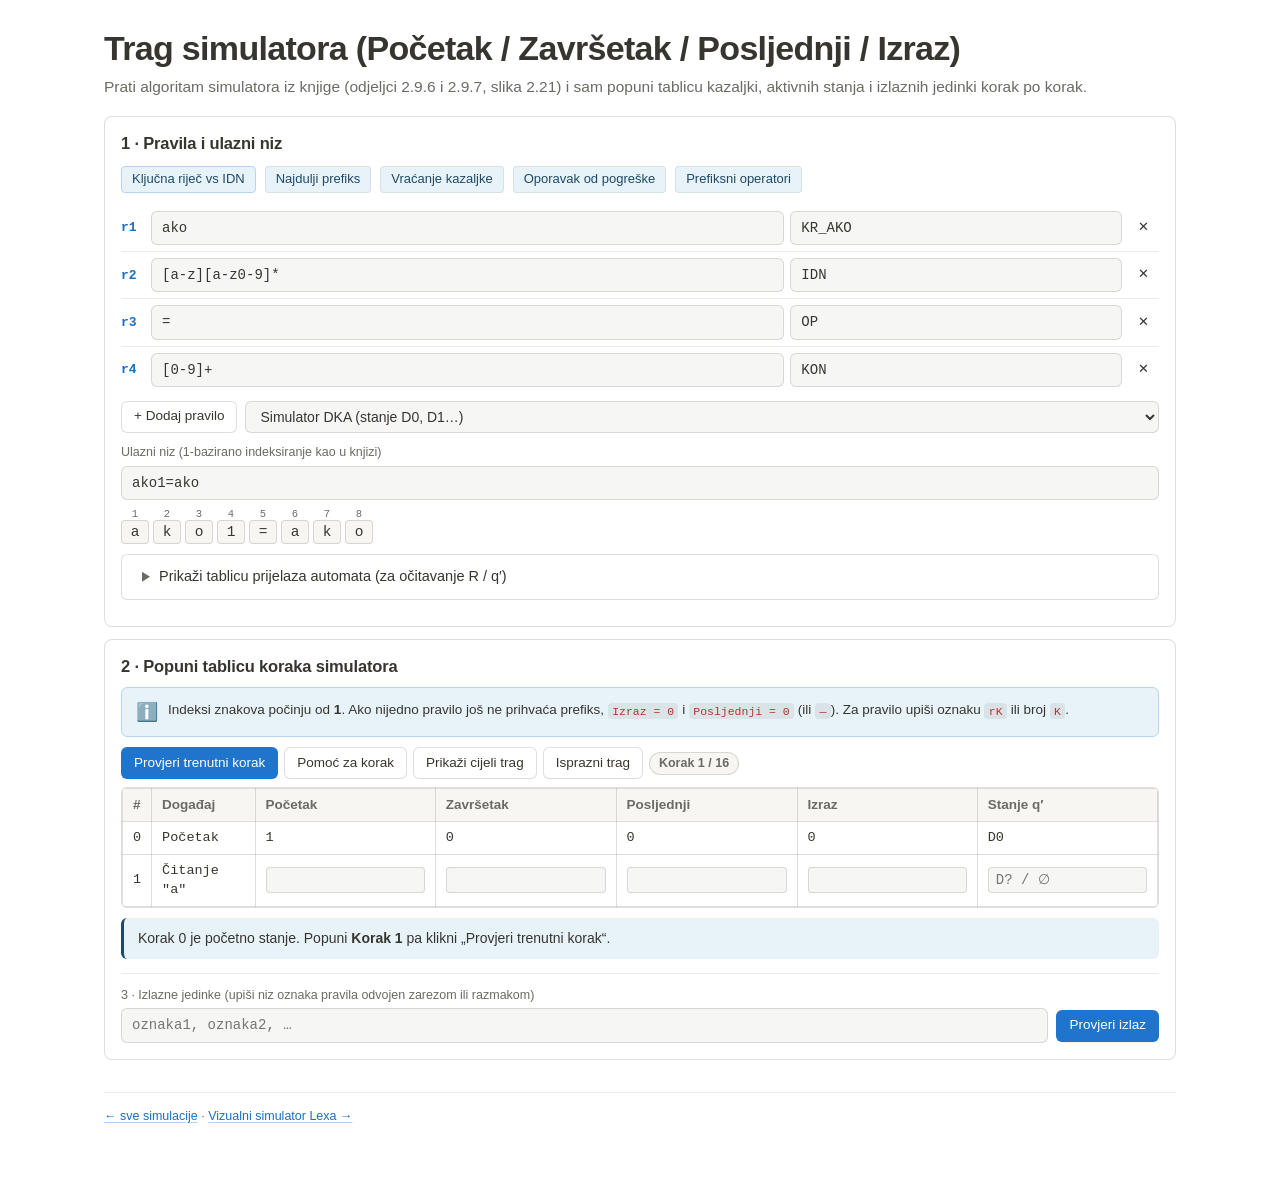
<file: sim/trag-simulatora/index.html>
<!doctype html>
<html lang="hr">
<head>
<meta charset="utf-8">
<meta name="viewport" content="width=device-width, initial-scale=1">
<title>Trag simulatora leksičkog analizatora — PPJ</title>
<script src="../../assets/theme.js"></script>
<link rel="stylesheet" href="../../assets/style.css">
<style>
  @media (min-width: 660px) {
    html[data-embed="1"] .embed-grid,
    .in-embed .embed-grid {
      display: grid;
      grid-template-columns: 260px 1fr;
      gap: 10px;
      align-items: start;
    }
    html[data-embed="1"] .embed-grid > .panel,
    .in-embed .embed-grid > .panel { margin: 0; min-width: 0; }
    html[data-embed="1"] .rrow .re,
    .in-embed .rrow .re { flex: 1 1 80px; min-width: 60px; padding: 4px 6px; font-size: 13px; }
    html[data-embed="1"] .rrow .cl,
    .in-embed .rrow .cl { flex: 0 1 56px; min-width: 48px; padding: 4px 6px; font-size: 13px; }
    html[data-embed="1"] .rrow .del,
    .in-embed .rrow .del { padding: 2px 6px; min-height: 24px; }
    html[data-embed="1"] table.t input.tin,
    .in-embed table.t input.tin { min-width: 44px; padding: 3px 5px; font-size: 13px; }
    html[data-embed="1"] table.t input.tin.wide,
    .in-embed table.t input.tin.wide { min-width: 88px; }
  }

  .ex {
    appearance: none;
    cursor: pointer;
    border: 1px solid var(--line-subtle);
    font-family: var(--sans);
    font-size: 13px;
    padding: 3px 10px;
    transition: background 120ms ease, border-color 120ms ease, color 120ms ease;
  }
  .ex:hover { background: var(--bg-hover); border-color: var(--line); }
  .ex.sel { background: var(--info-bg); color: var(--info); border-color: var(--info-border); }
  .ex:focus-visible { outline: none; box-shadow: var(--focus-ring); }

  .rrow {
    display: flex;
    flex-wrap: wrap;
    gap: 6px;
    align-items: center;
    padding: 6px 0;
    border-top: 1px solid var(--line-subtle);
  }
  .rrow:first-child { border-top: 0; }
  .rrow .rn { font: 700 13px var(--mono); min-width: 24px; color: var(--accent); }
  .rrow input[type=text] { width: auto; }
  .rrow .re { flex: 2 1 120px; min-width: 90px; }
  .rrow .cl { flex: 1 1 75px; min-width: 60px; }

  .strip { display: flex; flex-wrap: wrap; gap: 4px; margin: 8px 0; align-items: flex-start; }
  .strip .cell { display: flex; flex-direction: column; align-items: center; min-width: 28px; }
  .strip .pos { font: 10.5px var(--mono); color: var(--muted); }
  .strip .c {
    width: 100%;
    text-align: center;
    padding: 3px 5px;
    border: 1px solid var(--line);
    border-radius: var(--r-sm);
    font: 14.5px var(--mono);
    background: var(--bg-subtle);
    color: var(--ink);
  }

  .tblwrap { margin: 8px 0; }
  #transTbl table.t th, #transTbl table.t td { white-space: nowrap; }
  table.t th, table.t td { font-size: 13.5px; }
  table.t input.tin {
    width: 100%;
    min-width: 60px;
    padding: 4px 7px;
    border: 1.5px solid var(--line);
    border-radius: var(--r-sm);
    background: var(--bg-input);
    color: var(--ink);
    font: 14px var(--mono);
    transition: box-shadow 120ms ease, border-color 120ms ease, background 120ms ease;
  }
  table.t input.tin:focus,
  table.t input.tin:focus-visible {
    outline: none;
    border-color: var(--accent-raw);
    background: var(--bg);
    box-shadow: var(--focus-ring);
  }
  table.t input.tin.wide { min-width: 120px; }
  table.t input.tin.ok-cell {
    border-color: var(--ok);
    background: var(--ok-bg);
    color: var(--ink);
  }
  table.t input.tin.err-cell {
    border-color: var(--err);
    background: var(--err-bg);
    color: var(--ink);
  }

  .out-check-block {
    margin-top: 14px;
    border-top: 1px solid var(--line-subtle);
    padding-top: 12px;
  }
</style>
</head>
<body>
<div class="wrap wide">
  <div class="topbar">
    <h1>Trag simulatora (Početak / Završetak / Posljednji / Izraz)</h1>
    <a class="btn popout" href="./" target="_blank" rel="noopener">↗ Otvori veći prikaz</a>
  </div>
  <p class="lead">Prati algoritam simulatora iz knjige (odjeljci 2.9.6 i 2.9.7, slika 2.21) i sam popuni tablicu kazaljki, aktivnih stanja i izlaznih jedinki korak po korak.</p>

  <div class="embed-grid">
  <section class="panel">
    <h2>1 · Pravila i ulazni niz</h2>
    <div class="row" id="presets" style="gap:6px;margin-bottom:10px"></div>
    <div id="rules"></div>
    <div class="row" style="margin-top:8px;gap:8px">
      <button class="btn" type="button" id="addRule">+ Dodaj pravilo</button>
      <div style="flex:1 1 220px;min-width:210px">
        <select id="simMode" aria-label="Model automata">
          <option value="dfa">Simulator DKA (stanje D0, D1…)</option>
          <option value="nfa">Simulator ε-NKA (skup stanja R)</option>
        </select>
      </div>
    </div>
    <div style="margin-top:10px">
      <label for="inp">Ulazni niz (1-bazirano indeksiranje kao u knjizi)</label>
      <input type="text" id="inp" value="ako1=ako" autocomplete="off" autocapitalize="off" spellcheck="false">
    </div>
    <div class="strip" id="strip"></div>

    <details class="toggle boxed" style="margin-top:10px">
      <summary>Prikaži tablicu prijelaza automata (za očitavanje R / q′)</summary>
      <div class="toggle-body" style="padding-left:8px">
        <div class="tblwrap" id="transTbl"></div>
      </div>
    </details>
  </section>

  <section class="panel">
    <h2>2 · Popuni tablicu koraka simulatora</h2>
    <div class="callout info" style="margin:0 0 10px">
      <span class="callout-icon" aria-hidden="true">ℹ️</span>
      <div class="callout-body small">
        Indeksi znakova počinju od <b>1</b>. Ako nijedno pravilo još ne prihvaća prefiks, <code>Izraz = 0</code> i <code>Posljednji = 0</code> (ili <code>—</code>). Za pravilo upiši oznaku <code>rK</code> ili broj <code>K</code>.
      </div>
    </div>
    <div class="toolbar">
      <button class="btn primary" type="button" id="bCheckStep">Provjeri trenutni korak</button>
      <button class="btn" type="button" id="bHintStep">Pomoć za korak</button>
      <button class="btn" type="button" id="bShowAll">Prikaži cijeli trag</button>
      <button class="btn" type="button" id="bResetTrace">Isprazni trag</button>
      <span class="badge" id="stepBadge">Korak 0 / 0</span>
    </div>

    <div class="tblwrap" id="traceTbl"></div>
    <div class="verdict info" id="fb" aria-live="polite">Popuni redak <b>Korak 1</b> pa klikni „Provjeri trenutni korak“.</div>

    <div class="out-check-block">
      <label for="outGuess">3 · Izlazne jedinke (upiši niz oznaka pravila odvojen zarezom ili razmakom)</label>
      <div class="row" style="gap:8px">
        <input type="text" id="outGuess" placeholder="oznaka1, oznaka2, …" autocomplete="off" autocapitalize="off" spellcheck="false" style="flex:1;min-width:170px">
        <button class="btn primary" type="button" id="bCheckOut">Provjeri izlaz</button>
      </div>
      <div id="outFb" aria-live="polite"></div>
    </div>
  </section>
  </div>

  <p class="footer"><a href="../../index.html">← sve simulacije</a> · <a href="../lex-generator/">Vizualni simulator Lexa →</a></p>
</div>

<script src="../../assets/regex.js"></script>
<script src="../../assets/automata-check.js"></script>
<script>
(function () {
  'use strict';
  var RX = window.PPJ_Regex;
  var AC = window.PPJ_AutomataCheck;
  var esc = RX.escXml, vis = RX.vis, fmt = RX.fmtSet;
  function $(id) { return document.getElementById(id); }

  var PRESETS = [
    { name: 'Ključna riječ vs IDN', mode: 'dfa', input: 'ako1=ako',
      rules: [{ src: 'ako', cls: 'KR_AKO' }, { src: '[a-z][a-z0-9]*', cls: 'IDN' }, { src: '=', cls: 'OP' }, { src: '[0-9]+', cls: 'KON' }] },
    { name: 'Najdulji prefiks', mode: 'dfa', input: 'bbacca',
      rules: [{ src: 'a(b|c)*a', cls: 'R1' }, { src: 'b(a|c)*b', cls: 'R2' }, { src: 'c+', cls: 'R3' }] },
    { name: 'Vraćanje kazaljke', mode: 'dfa', input: 'abcde',
      rules: [{ src: 'abc', cls: 'R1' }, { src: 'd', cls: 'R2' }, { src: 'e', cls: 'R3' }] },
    { name: 'Oporavak od pogreške', mode: 'nfa', input: 'ab#12',
      rules: [{ src: '[a-z]+', cls: 'IDN' }, { src: '[0-9]+', cls: 'KON' }] },
    { name: 'Prefiksni operatori', mode: 'dfa', input: 'a<=b==c',
      rules: [{ src: '==', cls: 'EQ' }, { src: '=', cls: 'ASSIGN' }, { src: '<=', cls: 'LE' }, { src: '<', cls: 'LT' }, { src: '[a-z]+', cls: 'IDN' }] }
  ];

  var rules = [];
  var model = null; // { lx, dfa, dfaSteps, steps, tokens }
  var shownSteps = 1; // broj prikazanih koraka nakon 0 (korak 0 je uvijek pre-popunjen)
  var userInputs = {}; // stepIdx -> { p, z, l, i, st }

  function buildCombinedDFA(lx) {
    var acceptSet = {};
    Object.keys(lx.acceptRule).forEach(function (s) { acceptSet[+s] = true; });
    var nfa = { n: lx.n, start: 0, acceptSet: acceptSet, edges: lx.edges };
    var dfa = AC.nfaToDFA(nfa, 80);
    // Za svako DKA stanje odredi najprioritetnije prihvatljivo pravilo
    dfa.states.forEach(function (st) {
      var acc = [];
      st.set.forEach(function (q) { if (lx.acceptRule[q]) acc.push(lx.acceptRule[q]); });
      acc.sort(function (a, b) { return a - b; });
      st.acceptRules = acc;
      st.bestRule = acc.length ? acc[0] : 0;
    });
    return dfa;
  }

  function rebuild() {
    var lx = RX.buildLexer(rules.map(function (r) { return { src: r.src, cls: r.cls, discard: false }; }));
    var src = $('inp').value;
    var lt = RX.lexTrace(lx, src, 60);
    var dfa = buildCombinedDFA(lx);

    // Mapiraj skup R svakog koraka u DKA stanje (jer je R uvijek ε-okruženje!)
    var setToDfa = {};
    dfa.states.forEach(function (st, idx) { setToDfa[st.set.join(',')] = idx; });

    // Filtriramo korake da ostanu jasni ispitni koraci (read, emit, error; preskačemo redundantni stop ili spajamo)
    var trace = [];
    lt.steps.forEach(function (s) {
      if (s.kind === 'done') return;
      var rKey = s.R.join(',');
      var dIdx = s.R.length === 0 ? -1 : (rKey in setToDfa ? setToDfa[rKey] : -1);
      var label = s.kind === 'init' ? 'Početak'
        : s.kind === 'read' ? ('Čitanje "' + vis(s.ch) + '"')
        : s.kind === 'stop' ? 'Prekid (odluka)'
        : s.kind === 'emit' ? ('Izdaj ' + (s.token ? ('r' + s.token.rule + ': "' + vis(s.token.text) + '"') : ''))
        : s.kind === 'error' ? 'Oporavak (odbaci znak)' : s.kind;
      trace.push({
        kind: s.kind,
        label: label,
        p: s.pocetak,
        z: s.zavrsetak,
        l: s.posljednji,
        i: s.izraz,
        R: s.R,
        dState: dIdx,
        text: s.text
      });
    });

    model = { lx: lx, dfa: dfa, trace: trace, tokens: lt.tokens, chars: lt.chars };
    shownSteps = Math.min(2, trace.length);
    userInputs = {};
    renderStrip();
    renderTransTable();
    renderTrace();
    $('outFb').className = '';
    $('outFb').innerHTML = '';
    $('fb').className = 'verdict info';
    $('fb').innerHTML = 'Korak 0 je početno stanje. Popuni <b>Korak 1</b> pa klikni „Provjeri trenutni korak“.';
  }

  function renderStrip() {
    var chars = model ? model.chars : [];
    var h = '';
    if (!chars.length) h = '<span class="muted small">(prazan ulaz)</span>';
    chars.forEach(function (ch, idx) {
      h += '<div class="cell"><span class="pos">' + (idx + 1) + '</span><span class="c">' + esc(vis(ch)) + '</span></div>';
    });
    $('strip').innerHTML = h;
  }

  function renderTransTable() {
    if (!model) return;
    var mode = $('simMode').value;
    if (mode === 'dfa') {
      var dfa = model.dfa;
      var h = '<table class="t"><thead><tr><th>Stanje DKA</th><th>Skup ε-NKA</th><th>Pravilo</th>';
      dfa.atoms.forEach(function (a) { h += '<th>' + esc(a.label) + '</th>'; });
      h += '</tr></thead><tbody>';
      dfa.states.forEach(function (st, idx) {
        h += '<tr><td>' + (idx === 0 ? '→ ' : '') + '<b>D' + idx + '</b></td><td>' + esc(fmt(st.set)) + '</td>' +
          '<td>' + (st.bestRule ? 'r' + st.bestRule : '—') + '</td>';
        dfa.atoms.forEach(function (_, k) {
          var to = dfa.trans[idx][k];
          h += '<td>' + (to < 0 ? '∅' : 'D' + to) + '</td>';
        });
        h += '</tr>';
      });
      $('transTbl').innerHTML = h + '</tbody></table>';
    } else {
      var lx = model.lx;
      var h2 = '<table class="t"><thead><tr><th>Stanje ε-NKA</th><th>ε-prijelazi</th><th>Prijelazi po znakovima</th><th>Prihvaća</th></tr></thead><tbody>';
      var out = Array.from({ length: lx.n }, function () { return []; });
      lx.edges.forEach(function (e) { out[e.from].push(e); });
      for (var s = 0; s < lx.n; s++) {
        var eps = out[s].filter(function (e) { return !e.set; }).map(function (e) { return e.to; });
        var chs = out[s].filter(function (e) { return !!e.set; }).map(function (e) { return RX.describeSet(e.set) + '→' + e.to; });
        h2 += '<tr><td>' + (s === 0 ? '→ ' : '') + '<b>' + s + '</b></td><td>' + (eps.length ? eps.join(', ') : '—') + '</td>' +
          '<td>' + (chs.length ? esc(chs.join(', ')) : '—') + '</td><td>' + (lx.acceptRule[s] ? 'r' + lx.acceptRule[s] : '—') + '</td></tr>';
      }
      $('transTbl').innerHTML = h2 + '</tbody></table>';
    }
  }

  function parseRuleNum(raw) {
    var s = String(raw || '').trim().toLowerCase();
    if (!s || s === '—' || s === '-') return 0;
    var m = /^r?(\d+)$/.exec(s);
    return m ? parseInt(m[1], 10) : null;
  }
  function parseIntCell(raw) {
    var s = String(raw || '').trim();
    if (s === '—' || s === '-') return 0;
    if (!/^\d+$/.test(s)) return null;
    return parseInt(s, 10);
  }
  function parseSet(raw) {
    var s = String(raw || '').replace(/[{}]/g, '').trim();
    if (!s || s === '∅' || s === '-') return [];
    var pts = s.split(/[\s,;]+/).filter(Boolean);
    var out = [], seen = {};
    for (var i = 0; i < pts.length; i++) {
      if (!/^\d+$/.test(pts[i])) return null;
      var v = parseInt(pts[i], 10);
      if (!seen[v]) { seen[v] = true; out.push(v); }
    }
    out.sort(function (a, b) { return a - b; });
    return out;
  }
  function parseDfaState(raw) {
    var s = String(raw || '').trim().toUpperCase();
    if (!s) return null;
    if (s === '∅' || s === '-' || s === '0_ZAMKA') return -1;
    var m = /^D?(\d+)$/.exec(s);
    return m ? parseInt(m[1], 10) : null;
  }

  function validateStep(idx) {
    var exp = model.trace[idx];
    var u = userInputs[idx] || {};
    var mode = $('simMode').value;
    var res = { p: null, z: null, l: null, i: null, st: null, allOk: true };

    var vp = parseIntCell(u.p);
    res.p = vp === exp.p;
    var vz = parseIntCell(u.z);
    res.z = vz === exp.z;
    var vl = parseIntCell(u.l);
    res.l = vl === exp.l;
    var vi = parseRuleNum(u.i);
    res.i = vi === exp.i;

    if (mode === 'dfa') {
      var vd = parseDfaState(u.st);
      res.st = vd === exp.dState;
    } else {
      var vs = parseSet(u.st);
      res.st = !!vs && vs.length === exp.R.length && vs.every(function (x, k) { return x === exp.R[k]; });
    }
    res.allOk = res.p && res.z && res.l && res.i && res.st;
    return res;
  }

  function renderTrace() {
    if (!model) return;
    var mode = $('simMode').value;
    var tr = model.trace;
    var limit = Math.min(shownSteps, tr.length);

    var h = '<table class="t"><thead><tr><th>#</th><th>Događaj</th><th>Početak</th><th>Završetak</th><th>Posljednji</th><th>Izraz</th><th>' +
      (mode === 'dfa' ? 'Stanje q′' : 'Skup R') + '</th></tr></thead><tbody>';

    for (var k = 0; k < limit; k++) {
      var s = tr[k];
      if (k === 0) {
        h += '<tr><td>0</td><td>' + esc(s.label) + '</td><td>' + s.p + '</td><td>' + s.z + '</td><td>' + (s.l || '0') + '</td><td>' + (s.i ? 'r' + s.i : '0') + '</td><td>' +
          (mode === 'dfa' ? ('D' + s.dState) : esc(fmt(s.R))) + '</td></tr>';
        continue;
      }
      var u = userInputs[k] || {};
      var checked = u._checked ? validateStep(k) : null;
      function clsFor(field) {
        if (!checked) return '';
        return checked[field] ? ' ok-cell' : ' err-cell';
      }
      h += '<tr><td>' + k + '</td><td>' + esc(s.label) + '</td>' +
        '<td><input class="tin' + clsFor('p') + '" data-k="' + k + '" data-f="p" value="' + esc(u.p || '') + '" aria-label="Korak ' + k + ' Početak" autocomplete="off"></td>' +
        '<td><input class="tin' + clsFor('z') + '" data-k="' + k + '" data-f="z" value="' + esc(u.z || '') + '" aria-label="Korak ' + k + ' Završetak" autocomplete="off"></td>' +
        '<td><input class="tin' + clsFor('l') + '" data-k="' + k + '" data-f="l" value="' + esc(u.l || '') + '" aria-label="Korak ' + k + ' Posljednji" autocomplete="off"></td>' +
        '<td><input class="tin' + clsFor('i') + '" data-k="' + k + '" data-f="i" value="' + esc(u.i || '') + '" aria-label="Korak ' + k + ' Izraz" autocomplete="off"></td>' +
        '<td><input class="tin' + (mode === 'nfa' ? ' wide' : '') + clsFor('st') + '" data-k="' + k + '" data-f="st" value="' + esc(u.st || '') + '" placeholder="' + (mode === 'dfa' ? 'D? / ∅' : 'skup stanja') + '" aria-label="Korak ' + k + ' ' + (mode === 'dfa' ? 'Stanje q′' : 'Skup R') + '" autocomplete="off"></td>' +
        '</tr>';
    }
    h += '</tbody></table>';
    $('traceTbl').innerHTML = h;

    var curIdx = limit - 1;
    $('stepBadge').textContent = 'Korak ' + curIdx + ' / ' + (tr.length - 1);
    $('stepBadge').className = 'badge' + (limit === tr.length && (userInputs[curIdx] && validateStep(curIdx).allOk) ? ' ok' : '');

    Array.prototype.forEach.call($('traceTbl').querySelectorAll('input.tin'), function (inp) {
      inp.oninput = function () {
        var k = +inp.getAttribute('data-k'), f = inp.getAttribute('data-f');
        userInputs[k] = userInputs[k] || {};
        userInputs[k][f] = inp.value;
        userInputs[k]._checked = false;
        inp.classList.remove('ok-cell', 'err-cell');
      };
    });
  }

  function fillStep(k) {
    var s = model.trace[k];
    var mode = $('simMode').value;
    userInputs[k] = {
      p: String(s.p),
      z: String(s.z),
      l: String(s.l || 0),
      i: s.i ? ('r' + s.i) : '0',
      st: mode === 'dfa' ? (s.dState < 0 ? '∅' : ('D' + s.dState)) : (s.R.length ? s.R.join(', ') : '∅'),
      _checked: true
    };
  }

  $('bCheckStep').onclick = function () {
    if (!model) return;
    var k = Math.min(shownSteps, model.trace.length) - 1;
    if (k <= 0) return;
    userInputs[k] = userInputs[k] || {};
    userInputs[k]._checked = true;
    var res = validateStep(k);
    if (res.allOk) {
      var exp = model.trace[k];
      var done = shownSteps >= model.trace.length;
      if (!done) shownSteps++;
      renderTrace();
      $('fb').className = 'verdict ok';
      $('fb').innerHTML = '<b>Korak ' + k + ' točan ✓</b> ' + esc(exp.text) + (done ? '<br><b>Kraj traga!</b> Sada provjeri izlazne jedinke ispod.' : '');
    } else {
      renderTrace();
      var wrongs = [];
      if (!res.p) wrongs.push('Početak');
      if (!res.z) wrongs.push('Završetak');
      if (!res.l) wrongs.push('Posljednji');
      if (!res.i) wrongs.push('Izraz');
      if (!res.st) wrongs.push($('simMode').value === 'dfa' ? 'Stanje q′' : 'Skup R');
      $('fb').className = 'verdict err';
      $('fb').innerHTML = 'Provjeri stupce: <b>' + wrongs.join(', ') + '</b> u koraku ' + k + '.';
    }
  };

  $('bHintStep').onclick = function () {
    if (!model) return;
    var k = Math.min(shownSteps, model.trace.length) - 1;
    if (k <= 0) return;
    fillStep(k);
    var exp = model.trace[k];
    if (shownSteps < model.trace.length) shownSteps++;
    renderTrace();
    $('fb').className = 'verdict info';
    $('fb').innerHTML = 'Popunjen korak ' + k + ': ' + esc(exp.text);
  };

  $('bShowAll').onclick = function () {
    if (!model) return;
    shownSteps = model.trace.length;
    for (var k = 1; k < model.trace.length; k++) fillStep(k);
    renderTrace();
    $('fb').className = 'verdict ok';
    $('fb').innerHTML = 'Prikazan je cijeli trag simulatora.';
  };

  $('bResetTrace').onclick = function () {
    userInputs = {};
    shownSteps = Math.min(2, model.trace.length);
    renderTrace();
    $('fb').className = 'verdict info';
    $('fb').innerHTML = 'Trag je ispražnjen. Popuni <b>Korak 1</b>.';
  };

  $('bCheckOut').onclick = function () {
    if (!model) return;
    var expected = model.tokens.map(function (t) { return t.error ? 'err' : ('r' + t.rule); });
    var raw = $('outGuess').value.trim();
    var got = raw ? raw.split(/[\s,;]+/).filter(Boolean).map(function (x) {
      x = x.toLowerCase();
      if (/^\d+$/.test(x)) return 'r' + x;
      if (x === 'greška' || x === 'greska' || x === 'pogreška' || x === 'pogreska') return 'err';
      return x;
    }) : [];
    var same = got.length === expected.length && got.every(function (v, i) { return v === expected[i]; });
    var expTxt = model.tokens.map(function (t) { return t.error ? ('pogreška("' + vis(t.text) + '")') : ('r' + t.rule + '("' + vis(t.text) + '")'); }).join(', ');
    if (same) {
      $('outFb').className = 'verdict ok';
      $('outFb').innerHTML = '<span class="badge ok">Točno ✓</span> Izlaz: ' + esc(expTxt);
    } else {
      $('outFb').className = 'verdict err';
      $('outFb').innerHTML = '<span class="badge err">Netočno ✗</span> Očekivani izlaz je: <code>' + esc(expected.join(', ')) + '</code> (' + esc(expTxt) + ')';
    }
  };

  /* ------------------------------------------------ pravila UI */
  function renderRules() {
    var host = $('rules');
    host.innerHTML = '';
    rules.forEach(function (r, idx) {
      var row = document.createElement('div');
      row.className = 'rrow';
      row.innerHTML =
        '<span class="rn">r' + (idx + 1) + '</span>' +
        '<input type="text" class="re" value="' + esc(r.src) + '" aria-label="Regularni izraz r' + (idx + 1) + '" spellcheck="false">' +
        '<input type="text" class="cl" value="' + esc(r.cls) + '" aria-label="Klasa r' + (idx + 1) + '" spellcheck="false">' +
        '<button class="btn sm ghost del" type="button" title="Ukloni" aria-label="Ukloni pravilo r' + (idx + 1) + '">✕</button>';
      row.querySelector('.re').oninput = function (e) { r.src = e.target.value; rebuild(); };
      row.querySelector('.cl').oninput = function (e) { r.cls = e.target.value; rebuild(); };
      row.querySelector('.del').onclick = function () { rules.splice(idx, 1); renderRules(); rebuild(); };
      host.appendChild(row);
    });
  }
  $('addRule').onclick = function () {
    rules.push({ src: 'a', cls: 'R' + (rules.length + 1) });
    renderRules();
    rebuild();
  };

  var ph = $('presets');
  PRESETS.forEach(function (p, idx) {
    var b = document.createElement('button');
    b.type = 'button'; b.className = 'chip ex'; b.textContent = p.name;
    b.onclick = function () {
      rules = p.rules.map(function (r) { return { src: r.src, cls: r.cls }; });
      $('inp').value = p.input;
      $('simMode').value = p.mode;
      Array.prototype.forEach.call(ph.querySelectorAll('.ex'), function (x, j) { x.classList.toggle('sel', j === idx); });
      renderRules();
      rebuild();
    };
    ph.appendChild(b);
  });

  $('inp').addEventListener('input', rebuild);
  $('simMode').addEventListener('change', function () { renderTransTable(); userInputs = {}; shownSteps = Math.min(2, model.trace.length); renderTrace(); });

  ph.querySelectorAll('.ex')[0].click();
})();
</script>
</body>
</html>
</file>
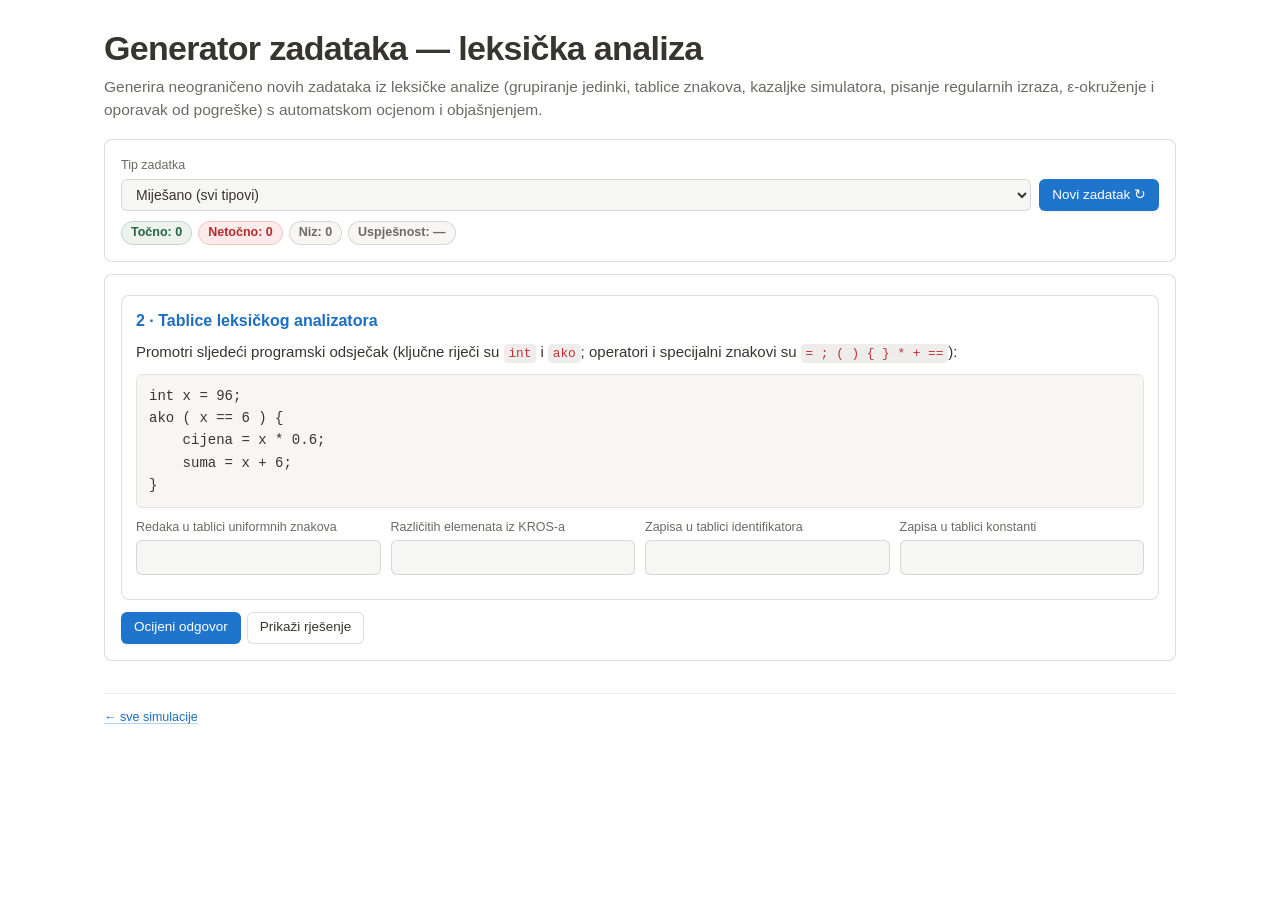
<file: sim/zadatak-generator/index.html>
<!doctype html>
<html lang="hr">
<head>
<meta charset="utf-8">
<meta name="viewport" content="width=device-width, initial-scale=1">
<title>Generator ispitnih zadataka (Leksička analiza) — PPJ</title>
<script src="../../assets/theme.js"></script>
<link rel="stylesheet" href="../../assets/style.css">
<style>
  .ctrl-wrap { flex: 1 1 200px; min-width: 0; }
  .scorebar { display: flex; flex-wrap: wrap; gap: 6px; align-items: center; margin-top: 10px; }
  .qbox {
    border: 1px solid var(--line);
    border-radius: var(--r-lg);
    padding: 14px;
    background: var(--bg);
    margin-top: 4px;
    font-size: 15px;
  }
  .qbox h3 { margin: 0 0 10px; font-size: 16px; color: var(--accent); }
  .qcode {
    font: 14px/1.6 var(--mono);
    background: var(--bg-subtle);
    border: 1px solid var(--line-subtle);
    border-radius: var(--r-md);
    padding: 10px 12px;
    overflow-x: auto;
    white-space: pre-wrap;
    margin: 8px 0;
    color: var(--ink);
  }
  .ans-grid {
    display: grid;
    grid-template-columns: repeat(auto-fit, minmax(min(150px, 100%), 1fr));
    gap: 10px;
    margin: 10px 0;
  }
  .ans-grid > div {
    display: flex;
    flex-direction: column;
    justify-content: space-between;
    min-width: 0;
  }
  .verdict.ok, .verdict.err, .verdict.warn, .verdict.info,
  .verdict .toggle-body {
    color: var(--ink);
  }
  .opt-list { display: flex; flex-direction: column; gap: 6px; margin-top: 8px; }
  label.opt-item {
    display: flex;
    gap: 9px;
    align-items: flex-start;
    padding: 8px 11px;
    border: 1px solid var(--line);
    border-radius: var(--r-md);
    background: var(--bg-subtle);
    color: var(--ink);
    font: 400 14px/1.45 var(--sans);
    margin: 0;
    cursor: pointer;
    transition: background 120ms ease, border-color 120ms ease;
  }
  label.opt-item:hover { background: var(--bg-hover); }
  label.opt-item:has(input:checked) {
    background: var(--info-bg);
    border-color: var(--info-border);
    color: var(--ink);
  }
  label.opt-item.is-ok,
  label.opt-item.is-ok:has(input:checked) {
    background: var(--ok-bg);
    border-color: var(--ok);
    box-shadow: inset 3px 0 0 var(--ok);
    color: var(--ink);
  }
  label.opt-item.is-err,
  label.opt-item.is-err:has(input:checked) {
    background: var(--err-bg);
    border-color: var(--err);
    box-shadow: inset 3px 0 0 var(--err);
    color: var(--ink);
  }
  label.opt-item input[type=radio] { margin-top: 3px; }
  .tblwrap table.t { border: 0; }
  .tblwrap table.t th:first-child, .tblwrap table.t td:first-child { border-left: 0; }
  .tblwrap table.t th:last-child, .tblwrap table.t td:last-child { border-right: 0; }
  .tblwrap table.t tr:first-child th, .tblwrap table.t tr:first-child td { border-top: 0; }
  .tblwrap table.t tr:last-child td { border-bottom: 0; }
  .verdict-head { display: flex; flex-wrap: wrap; align-items: center; gap: 8px; }
  @media (min-width: 620px) {
    html[data-embed="1"] .embed-grid,
    html.in-embed .embed-grid {
      display: grid;
      grid-template-columns: 230px 1fr;
      gap: 10px;
      align-items: start;
    }
    html[data-embed="1"] .embed-grid > .panel,
    html.in-embed .embed-grid > .panel { margin: 0; min-width: 0; }
    html[data-embed="1"] .scorebar,
    html.in-embed .scorebar { gap: 4px; margin-top: 8px; }
    html[data-embed="1"] .badge,
    html.in-embed .badge { font-size: 12px; padding: 2px 8px; }
    html[data-embed="1"] .qbox,
    html.in-embed .qbox { padding: 10px 12px; margin-top: 0; font-size: 14.5px; }
  }
</style>
</head>
<body>
<div class="wrap wide">
  <div class="topbar">
    <h1>Generator zadataka — leksička analiza</h1>
    <a class="btn popout" href="./" target="_blank" rel="noopener">↗ Otvori veći prikaz</a>
  </div>
  <p class="lead">Generira neograničeno novih zadataka iz leksičke analize (grupiranje jedinki, tablice znakova, kazaljke simulatora, pisanje regularnih izraza, ε-okruženje i oporavak od pogreške) s automatskom ocjenom i objašnjenjem.</p>

  <div class="embed-grid">
  <section class="panel">
    <div class="row" style="gap:8px">
      <div class="ctrl-wrap">
        <label for="cat">Tip zadatka</label>
        <select id="cat">
          <option value="mix">Miješano (svi tipovi)</option>
          <option value="lex">1. Grupiranje jedinki (P2, P3, r/r′)</option>
          <option value="tables">2. Tablice (Uniformni, KROS, IDN, KON)</option>
          <option value="sim">3. Kazaljke simulatora (Početak/Završetak/Posljednji/Izraz)</option>
          <option value="regex">4. Napiši regularni izraz (provjera produkt-automatom)</option>
          <option value="eps">5. ε-okruženje i prijelaz ε-NKA</option>
          <option value="err">6. Oporavak od pogreške i kontekst</option>
        </select>
      </div>
      <div style="align-self:flex-end">
        <button class="btn primary" type="button" id="bNew">Novi zadatak ↻</button>
      </div>
    </div>

    <div class="scorebar">
      <span class="badge ok" id="sOk">Točno: 0</span>
      <span class="badge err" id="sErr">Netočno: 0</span>
      <span class="badge" id="sStreak">Niz: 0</span>
      <span class="badge" id="sAcc">Uspješnost: —</span>
    </div>
  </section>

  <section class="panel" id="taskPanel">
    <div id="taskHost"></div>
    <div class="toolbar" style="margin-top:12px;margin-bottom:0">
      <button class="btn primary" type="button" id="bGrade">Ocijeni odgovor</button>
      <button class="btn" type="button" id="bReveal">Prikaži rješenje</button>
    </div>
    <div id="fbHost"></div>
  </section>
  </div>

  <p class="footer"><a href="../../index.html">← sve simulacije</a></p>
</div>

<script src="../../assets/regex.js"></script>
<script src="../../assets/automata-check.js"></script>
<script>
(function () {
  'use strict';
  var RX = window.PPJ_Regex;
  var AC = window.PPJ_AutomataCheck;
  var esc = RX.escXml, vis = RX.vis, fmt = RX.fmtSet;
  function $(id) { return document.getElementById(id); }

  function randInt(a, b) { return a + Math.floor(Math.random() * (b - a + 1)); }
  function pick(arr) { return arr[Math.floor(Math.random() * arr.length)]; }
  function shuffle(arr) {
    var a = arr.slice();
    for (var i = a.length - 1; i > 0; i--) {
      var j = Math.floor(Math.random() * (i + 1));
      var t = a[i]; a[i] = a[j]; a[j] = t;
    }
    return a;
  }

  var stats = { ok: 0, err: 0, streak: 0 };
  var currentTask = null;
  var gradedCurrent = false;

  function updateStats(isOk) {
    if (gradedCurrent) return;
    gradedCurrent = true;
    if (isOk) { stats.ok++; stats.streak++; }
    else { stats.err++; stats.streak = 0; }
    $('sOk').textContent = 'Točno: ' + stats.ok;
    $('sErr').textContent = 'Netočno: ' + stats.err;
    $('sStreak').textContent = 'Niz: ' + stats.streak;
    var tot = stats.ok + stats.err;
    $('sAcc').textContent = 'Uspješnost: ' + (tot ? Math.round(stats.ok * 100 / tot) + '%' : '—');
  }

  // Pomoćna funkcija za točnu leksičku analizu s opcionalnim lookaheadom r/r'
  function lexWithLookahead(rules, input) {
    var compiled = rules.map(function (r) {
      var pFull = RX.parse(r.look ? (r.src + r.look) : r.src);
      var dFull = RX.buildDFA(RX.thompson(pFull.ast).nfa);
      var dMain = r.look ? RX.buildDFA(RX.thompson(RX.parse(r.src).ast).nfa) : dFull;
      return { name: r.name, src: r.src, look: r.look || null, dFull: dFull, dMain: dMain };
    });
    var pos = 0, out = [], steps = [];
    while (pos < input.length) {
      var rest = input.slice(pos);
      var bestLen = 0, bestRule = null, bestLex = '';
      for (var i = 0; i < compiled.length; i++) {
        var r = compiled[i];
        var tr = RX.runDFA(r.dFull, rest).trace;
        var len = 0;
        for (var k = 1; k < tr.length; k++) {
          if (tr[k].q >= 0 && r.dFull.states[tr[k].q].accepting) len = k;
        }
        if (len > bestLen) {
          bestLen = len;
          bestRule = r;
          if (r.look) {
            var trM = RX.runDFA(r.dMain, rest.slice(0, len)).trace;
            var lm = 0;
            for (var m = 1; m < trM.length; m++) {
              if (trM[m].q >= 0 && r.dMain.states[trM[m].q].accepting) lm = m;
            }
            bestLex = rest.slice(0, lm);
          } else {
            bestLex = rest.slice(0, len);
          }
        }
      }
      if (!bestRule) {
        out.push({ error: true, lex: rest[0], rule: 'ERR' });
        steps.push('Pozicija ' + (pos + 1) + ': nijedan prefiks nije prihvaćen → odbacuje se "' + rest[0] + '".');
        pos += 1;
      } else {
        out.push({ error: false, lex: bestLex, rule: bestRule.name });
        steps.push('Pozicija ' + (pos + 1) + ': najdulji prefiks "' + bestLex + '"' +
          (bestRule.look ? ' (uz desni kontekst "' + bestRule.look + '")' : '') + ' → pravilo ' + bestRule.name + '.');
        pos += bestLex.length;
      }
    }
    return { out: out, steps: steps };
  }

  /* ------------------------------------------------ 1. Grupiranje jedinki */
  function genLexTask() {
    var kws = shuffle(['ako', 'dok', 'za', 'pi', 'sve', 'od']).slice(0, 2);
    var useLook = Math.random() < 0.5;
    var rules, input;
    if (!useLook) {
      var ops = pick([['==', '='], ['<=', '<'], ['++', '+']]);
      rules = [
        { name: 'r1', src: '[a-z]+[0-9]*', disp: '(a|b|…|z)+(0|1|…|9)*' },
        { name: 'r2', src: '[0-9]+', disp: '(0|1|…|9)+' },
        { name: 'r3', src: kws[0], disp: kws[0] },
        { name: 'r4', src: kws[1], disp: kws[1] },
        { name: 'r5', src: ops[0].replace(/[+]/g, '\\+'), disp: ops[0] },
        { name: 'r6', src: ops[1].replace(/[+]/g, '\\+'), disp: ops[1] }
      ];
      var w1 = kws[0] + randInt(1, 9);
      var w2 = kws[1] + pick(['a', 'b', 'x', 'm']) + pick(['c', 'n', 'k']);
      var w3 = pick([ops[0], ops[1]]);
      var w4 = String(randInt(2, 95));
      input = w1 + ops[1] + w2 + w3 + w4;
    } else {
      var laWord = pick(['jedan', 'dva', 'tri', 'pet']);
      var laDigit = { jedan: '1', dva: '2', tri: '3', pet: '5' }[laWord];
      var laWord2 = pick(['cetiri', 'sest'].filter(function (x) { return x !== laWord; }));
      var laDigit2 = { cetiri: '4', sest: '6' }[laWord2];
      rules = [
        { name: 'r1', src: laWord, look: laDigit, disp: laWord + ' / ' + laDigit },
        { name: 'r2', src: laWord2, look: laDigit2, disp: laWord2 + ' / ' + laDigit2 },
        { name: 'r3', src: '[a-z]*[0-9]*', disp: '(a|b|…|z)*(0|1|…|9)*' }
      ];
      input = pick([
        laWord + laDigit + laWord2 + randInt(7, 9),
        pick(['ab', 'xy']) + laWord + laDigit + laDigit2 + laWord2,
        laWord + laDigit + laWord + randInt(7, 9)
      ]);
    }
    var solved = lexWithLookahead(rules, input);
    var expectedLex = solved.out.map(function (x) { return x.lex; });
    var expectedRules = solved.out.map(function (x) { return x.rule; });

    return {
      title: '1 · Grupiranje u leksičke jedinke',
      render: function (host) {
        var rh = '<div class="tblwrap"><table class="t"><thead><tr><th>Oznaka</th><th>Regularni izraz</th></tr></thead><tbody>';
        rules.forEach(function (r) { rh += '<tr><td><span class="tag gray">' + r.name + '</span></td><td><code>' + esc(r.disp) + '</code></td></tr>'; });
        rh += '</tbody></table></div>';
        host.innerHTML =
          '<p>Zadana su pravila leksičkog analizatora navedenim redoslijedom:</p>' + rh +
          '<p style="margin-top:10px">Kako se ulazni niz <code>' + esc(input) + '</code> grupira u leksičke jedinke? (Upiši jedinke odvojene zarezom, npr. <code>abc, =, 5</code>)</p>' +
          '<input type="text" id="ansLex" placeholder="jedinka1, jedinka2, …" autocomplete="off" spellcheck="false">';
      },
      grade: function () {
        var raw = ($('ansLex') ? $('ansLex').value : '').trim();
        var got = raw ? raw.split(/\s*,\s*/).filter(Boolean) : [];
        var ok = got.length === expectedLex.length && got.every(function (v, i) { return v === expectedLex[i]; });
        return {
          ok: ok,
          answerHtml: '<b>Jedinke:</b> <code>' + esc(expectedLex.join(', ')) + '</code> (pravila: <code>' + esc(expectedRules.join(', ')) + '</code>)' +
            '<ul class="small" style="margin:6px 0 0;padding-left:18px">' + solved.steps.map(function (s) { return '<li>' + esc(s) + '</li>'; }).join('') + '</ul>'
        };
      }
    };
  }

  /* ------------------------------------------------ 2. Tablice (Uniformni, KROS, IDN, KON) */
  function genTablesTask() {
    var vars = shuffle(['cijena', 'suma', 'brojac', 'rez', 'x', 'y', 'alfa']).slice(0, 3);
    var v1 = vars[0], v2 = vars[1], v3 = vars[2];
    var c1 = String(randInt(10, 99)), c2 = String(randInt(2, 9)), c3 = '0.' + randInt(1, 9);
    var kw = pick(['ako', 'dok']);
    var op = pick(['<', '>', '<=', '==']);
    var code =
      'int ' + v1 + ' = ' + c1 + ';\n' +
      kw + ' ( ' + v1 + ' ' + op + ' ' + c2 + ' ) {\n' +
      '    ' + v2 + ' = ' + v1 + ' * ' + c3 + ';\n' +
      '    ' + v3 + ' = ' + v1 + ' + ' + c2 + ';\n' +
      '}';
    var tokens = [
      ['KROS', 'int'], ['IDN', v1], ['KROS', '='], ['KON', c1], ['KROS', ';'],
      ['KROS', kw], ['KROS', '('], ['IDN', v1], ['KROS', op], ['KON', c2], ['KROS', ')'], ['KROS', '{'],
      ['IDN', v2], ['KROS', '='], ['IDN', v1], ['KROS', '*'], ['KON', c3], ['KROS', ';'],
      ['IDN', v3], ['KROS', '='], ['IDN', v1], ['KROS', '+'], ['KON', c2], ['KROS', ';'],
      ['KROS', '}']
    ];
    var krosSet = {}, idnSet = {}, konSet = {};
    tokens.forEach(function (t) {
      if (t[0] === 'KROS') krosSet[t[1]] = true;
      if (t[0] === 'IDN') idnSet[t[1]] = true;
      if (t[0] === 'KON') konSet[t[1]] = true;
    });
    var ans = {
      uni: tokens.length,
      kros: Object.keys(krosSet).length,
      idn: Object.keys(idnSet).length,
      kon: Object.keys(konSet).length
    };

    return {
      title: '2 · Tablice leksičkog analizatora',
      render: function (host) {
        host.innerHTML =
          '<p>Promotri sljedeći programski odsječak (ključne riječi su <code>int</code> i <code>' + kw + '</code>; operatori i specijalni znakovi su <code>= ; ( ) { } * + ' + esc(op) + '</code>):</p>' +
          '<div class="qcode">' + esc(code) + '</div>' +
          '<div class="ans-grid">' +
          '<div><label for="tUni">Redaka u tablici uniformnih znakova</label><input type="text" id="tUni" autocomplete="off"></div>' +
          '<div><label for="tKros">Različitih elemenata iz KROS-a</label><input type="text" id="tKros" autocomplete="off"></div>' +
          '<div><label for="tIdn">Zapisa u tablici identifikatora</label><input type="text" id="tIdn" autocomplete="off"></div>' +
          '<div><label for="tKon">Zapisa u tablici konstanti</label><input type="text" id="tKon" autocomplete="off"></div>' +
          '</div>';
      },
      grade: function () {
        var u = +$('tUni').value.trim(), k = +$('tKros').value.trim(), id = +$('tIdn').value.trim(), co = +$('tKon').value.trim();
        var ok = u === ans.uni && k === ans.kros && id === ans.idn && co === ans.kon;
        return {
          ok: ok,
          answerHtml:
            '<b>Uniformni znakovi:</b> ' + ans.uni + ' (svako pojavljivanje jedinke u kodu) · ' +
            '<b>KROS:</b> ' + ans.kros + ' (<code>' + esc(Object.keys(krosSet).join(', ')) + '</code>) · ' +
            '<b>IDN:</b> ' + ans.idn + ' (<code>' + esc(Object.keys(idnSet).join(', ')) + '</code>) · ' +
            '<b>KON:</b> ' + ans.kon + ' (<code>' + esc(Object.keys(konSet).join(', ')) + '</code>).'
        };
      }
    };
  }

  /* ------------------------------------------------ 3. Kazaljke simulatora */
  function genSimTask() {
    var words = shuffle(['iva', 'ana', 'marko', 'luka', 'pero', 'dora', 'tina']).slice(0, 2);
    var r1 = words[0], r2 = words[1];
    var input = r1 + r2 + 'x';
    var lx = RX.buildLexer([{ src: r1, cls: 'R1' }, { src: r2, cls: 'R2' }]);
    var lt = RX.lexTrace(lx, input, 40);
    var candidates = [
      1, // prvi znak r1 -> Izraz = 0
      r1.length, // kraj r1 -> Izraz = 1
      r1.length + r2.length // kraj r2 -> Pocetak = r1.length+1, Izraz = 2
    ];
    var k = pick(candidates);
    var matches = lt.steps.filter(function (s) { return s.kind === 'read' && s.zavrsetak === k; });
    var targetStep = matches[matches.length - 1];

    return {
      title: '3 · Kazaljke simulatora (Početak, Završetak, Posljednji, Izraz)',
      render: function (host) {
        host.innerHTML =
          '<p>Simulator prepoznaje pravila <code>r1 = ' + esc(r1) + '</code> i <code>r2 = ' + esc(r2) + '</code>. ' +
          'Na ulazu je niz <code>' + esc(input) + '</code> (indeksiranje počinje od <b>1</b>).</p>' +
          '<p>Upiši vrijednosti kazaljki <b>odmah nakon čitanja znaka <code>' + esc(input[k - 1]) + '</code> na indeksu ' + k + '</b>:</p>' +
          '<div class="ans-grid">' +
          '<div><label for="sP">Početak</label><input type="text" id="sP" autocomplete="off"></div>' +
          '<div><label for="sZ">Završetak</label><input type="text" id="sZ" autocomplete="off"></div>' +
          '<div><label for="sL">Posljednji</label><input type="text" id="sL" autocomplete="off"></div>' +
          '<div><label for="sI">Izraz (0 ili rK)</label><input type="text" id="sI" autocomplete="off"></div>' +
          '</div>';
      },
      grade: function () {
        var p = +$('sP').value.trim(), z = +$('sZ').value.trim(), l = +$('sL').value.trim();
        var iRaw = $('sI').value.trim().toLowerCase().replace(/^r/, '');
        var iv = iRaw === '' ? NaN : +iRaw;
        var ok = p === targetStep.pocetak && z === targetStep.zavrsetak && l === targetStep.posljednji && iv === targetStep.izraz;
        var why = targetStep.izraz === 0
          ? 'Do indeksa ' + k + ' nijedno pravilo još nije prihvatilo prefiks, pa su <code>Posljednji = 0</code> i <code>Izraz = 0</code>.'
          : 'Na indeksu ' + k + ' prihvaća pravilo <code>r' + targetStep.izraz + '</code>, pa se <code>Posljednji</code> postavlja na ' + k + ', a <code>Izraz = ' + targetStep.izraz + '</code>.';
        return {
          ok: ok,
          answerHtml:
            '<b>Početak = ' + targetStep.pocetak + ', Završetak = ' + targetStep.zavrsetak +
            ', Posljednji = ' + targetStep.posljednji + ', Izraz = ' + targetStep.izraz + (targetStep.izraz ? ' (r' + targetStep.izraz + ')' : '') + '</b>.<br>' +
            '<span class="small">' + why + '</span>'
        };
      }
    };
  }

  /* ------------------------------------------------ 4. Pisanje regularnog izraza */
  function genRegexTask() {
    var specs = [
      function () {
        var a = pick(['a', 'x']), b = pick(['b', 'y']), c = pick(['c', 'z']);
        return {
          desc: 'Identifikatori koji počinju znakom <code>' + a + '</code> ili <code>' + b + '</code> i nastavljaju se proizvoljno dugim nizom znakova <code>' + a + ', ' + b + ', ' + c + '</code> (uključujući prazan nastavak).',
          target: '(' + a + '|' + b + ')(' + a + '|' + b + '|' + c + ')*'
        };
      },
      function () {
        return {
          desc: 'Oktalne cjelobrojne konstante koje obavezno počinju znamenkom <code>0</code> (npr. <code>0</code>, <code>07</code>, <code>0125</code>).',
          target: '0[0-7]*'
        };
      },
      function () {
        var d = pick(['0', '1']), e = d === '0' ? '1' : '0';
        return {
          desc: 'Svi binarni nizovi nad <code>{0, 1}</code> koji završavaju podnizom <code>' + d + e + '</code>.',
          target: '(0|1)*' + d + e
        };
      },
      function () {
        var w = pick(['ako', 'dok', 'za']);
        return {
          desc: 'Ključna riječ <code>' + w + '</code> neovisna o veličini prvog slova (npr. <code>' + w + '</code> ili <code>' + w[0].toUpperCase() + w.slice(1) + '</code>).',
          target: '(' + w[0] + '|' + w[0].toUpperCase() + ')' + w.slice(1)
        };
      },
      function () {
        return {
          desc: 'Svi nizovi nad <code>{a, b}</code> koji sadrže barem jedan znak <code>a</code>.',
          target: '(a|b)*a(a|b)*'
        };
      }
    ];
    var sp = pick(specs)();

    return {
      title: '4 · Napiši regularni izraz',
      render: function (host) {
        host.innerHTML =
          '<p>Opiši sljedeće leksičko pravilo regularnim izrazom (koristi <code>|</code> za uniju, <code>*</code>, <code>+</code>, <code>?</code>, <code>[0-7]</code>, <code>( )</code>):</p>' +
          '<div class="callout info"><span class="callout-icon" aria-hidden="true">📝</span><div class="callout-body">' + sp.desc + '</div></div>' +
          '<input type="text" id="ansRe" placeholder="upiši regularni izraz…" autocomplete="off" autocapitalize="off" spellcheck="false">';
      },
      grade: function () {
        var got = ($('ansRe') ? $('ansRe').value : '').trim();
        if (!got) return { ok: false, answerHtml: 'Upiši regularni izraz. Jedno točno rješenje: <code>' + esc(sp.target) + '</code>' };
        try {
          var p = RX.parse(got);
          var th = RX.thompson(p.ast);
          var userAuto = {
            states: Array.from({ length: th.nfa.n }, function (_, i) {
              return { id: i, label: 'q' + i, start: i === th.nfa.start, accepting: i === th.nfa.accept };
            }),
            transitions: th.nfa.edges.map(function (e) {
              return { from: e.from, to: e.to, label: e.set ? RX.describeSet(e.set) : 'ε' };
            })
          };
          var eq = AC.checkEquivalence(sp.target, userAuto, 'nfa');
          if (eq.equivalent) {
            return { ok: true, answerHtml: 'Tvoj izraz je u potpunosti ekvivalentan ciljanom jeziku! (Jedno rješenje: <code>' + esc(sp.target) + '</code>)' };
          }
          return {
            ok: false,
            answerHtml: esc(eq.reason) + '<br>Jedno točno rješenje: <code>' + esc(sp.target) + '</code>'
          };
        } catch (e) {
          return { ok: false, answerHtml: 'Sintaksna greška u izrazu: ' + esc(e.message) + '<br>Jedno točno rješenje: <code>' + esc(sp.target) + '</code>' };
        }
      }
    };
  }

  /* ------------------------------------------------ 5. ε-okruženje i prijelaz ε-NKA */
  function genEpsTask() {
    var resList = ['a*b', '(a|b)*', 'a(b|c)*', '(a|b)+', 'a?b+'];
    var re = pick(resList);
    var th = RX.thompson(RX.parse(re).ast);
    var ch = pick(re.indexOf('b') >= 0 ? ['a', 'b'] : ['a']);
    var R0 = RX.epsClosure(th.nfa, [th.nfa.start]);
    var R1 = RX.stepNFA(th.nfa, R0, ch.codePointAt(0));
    var askStep = Math.random() < 0.6;
    var want = askStep ? R1 : R0;

    return {
      title: '5 · ε-okruženje i prijelaz simulatora ε-NKA',
      render: function (host) {
        host.innerHTML =
          '<p>Zadan je ε-NKA za regularni izraz <code>' + esc(re) + '</code>:</p>' +
          '<div class="gwrap">' + RX.renderScene(RX.nfaScene(th), { id: 'ge', label: 'ε-NKA' }) + '</div>' +
          '<p>' + (askStep
            ? 'Ako je trenutni skup aktivnih stanja <code>R = ' + esc(fmt(R0)) + '</code>, koji će skup stanja <code>R′ = ε-okruženje(δ(R, ' + esc(ch) + '))</code> biti nakon čitanja znaka <code>' + esc(ch) + '</code>?'
            : 'Koliko iznosi početni skup stanja <code>R = ε-okruženje({' + th.nfa.start + '})</code>?') + '</p>' +
          '<input type="text" id="ansEps" placeholder="brojevi stanja ili ∅" autocomplete="off" spellcheck="false">';
      },
      grade: function () {
        var s = ($('ansEps') ? $('ansEps').value : '').replace(/[{}]/g, '').trim();
        var got = (!s || s === '∅' || s === '-') ? [] : s.split(/[\s,;]+/).filter(Boolean).map(Number);
        got = Array.from(new Set(got)).sort(function (a, b) { return a - b; });
        var ok = got.length === want.length && got.every(function (v, i) { return v === want[i]; });
        return {
          ok: ok,
          answerHtml: 'Točan skup: <code>' + esc(fmt(want)) + '</code>.' +
            (askStep ? ('<br><span class="small">Međukorak: δ(' + esc(fmt(R0)) + ', ' + esc(ch) + ') = ' + esc(fmt(RX.moveChar(th.nfa, R0, ch.codePointAt(0)))) + ', zatim ε-okruženje daje ' + esc(fmt(R1)) + '.</span>') : '')
        };
      }
    };
  }

  /* ------------------------------------------------ 6. Oporavak od pogreške i kontekst */
  function genErrTask() {
    var bank = [
      {
        q: 'Zadan je ulazni niz u kojem nijedan prefiks nije definiran zadanim regularnim izrazima. Što radi najjednostavniji postupak oporavka od pogreške?',
        opts: [
          'Odbacuje krajnje lijevi znak niza i nastavlja analizu od sljedećeg znaka',
          'Odbacuje krajnje desni znak niza i ponavlja analizu',
          'Zaustavlja rad čitavog prevoditelja bez daljnje analize',
          'Ubacuje prazni znak ε na kraj niza'
        ],
        ans: 0,
        expl: 'Prema odjeljku 2.9.5, najjednostavniji oporavak odbacuje i ispisuje krajnje lijevi znak koji nema valjani prefiks, te nastavlja analizu ostatkom niza.'
      },
      {
        q: 'Kojim se postupkom u specifikaciji leksičkog analizatora ostvaruje pretraživanje desnog konteksta?',
        opts: [
          'Regularnim izrazima oblika r / r′',
          'Dodatnim stanjima simulatora i naredbom ODBACI',
          'Potisnim automatom',
          'Tablicom Pomakni/Reduciraj'
        ],
        ans: 0,
        expl: 'Desni kontekst zadaje se kao r / r′: prepoznaje se r samo ako iza njega slijedi r′ (knjiga 2.9.9).'
      },
      {
        q: 'Kojim se mehanizmom u leksičkom analizatoru najčešće ostvaruje pretraživanje lijevog konteksta?',
        opts: [
          'Dodatnim stanjima simulatora (npr. <STANJE> r) i naredbom ODBACI',
          'Regularnim izrazima oblika r / r′',
          'Isključivo sintaksnim stablom',
          'Uklanjanjem tablice KROS'
        ],
        ans: 0,
        expl: 'Lijevi kontekst pamti se dodatnim stanjima simulatora (u Lexu Start stanja i BEGIN), često uz naredbu ODBACI / REJECT (knjiga 2.9.8–2.9.9).'
      },
      {
        q: 'Pri računanju skupa ε-okruženja pomoću stoga i dvaju bit-vektora X i Y, kolika je duljina svakog bit-vektora?',
        opts: [
          'Jednaka broju stanja ε-NKA',
          'Jednaka broju znakova abecede',
          'Jednaka broju regularnih izraza',
          'Jednaka kvadratu broja stanja DKA'
        ],
        ans: 0,
        expl: 'Bit-vektori X i Y predstavljaju podskupove stanja ε-NKA, pa svaki ima po jedan bit za svako stanje ε-NKA (knjiga 2.9.7, str. 61).'
      }
    ];
    var item = pick(bank);
    var order = shuffle([0, 1, 2, 3]);
    var correctPos = order.indexOf(item.ans);

    return {
      title: '6 · Oporavak od pogreške i kontekst',
      render: function (host) {
        var h = '<p>' + esc(item.q) + '</p><div class="opt-list">';
        order.forEach(function (origIdx, pos) {
          h += '<label class="opt-item">' +
            '<input type="radio" name="errOpt" value="' + pos + '"> <span>' + esc(item.opts[origIdx]) + '</span></label>';
        });
        host.innerHTML = h + '</div>';
      },
      grade: function (markWrong) {
        var sel = document.querySelector('input[name="errOpt"]:checked');
        var ok = sel && (+sel.value === correctPos);
        var opts = document.querySelectorAll('.opt-item');
        opts.forEach(function (lbl, idx) {
          lbl.classList.remove('is-ok', 'is-err');
          if (idx === correctPos) lbl.classList.add('is-ok');
          else if (markWrong && sel && +sel.value === idx) lbl.classList.add('is-err');
        });
        return {
          ok: !!ok,
          answerHtml: '<b>Točan odgovor:</b> ' + esc(item.opts[item.ans]) + '<br><span class="small">' + esc(item.expl) + '</span>'
        };
      }
    };
  }

  var GENERATORS = {
    lex: genLexTask,
    tables: genTablesTask,
    sim: genSimTask,
    regex: genRegexTask,
    eps: genEpsTask,
    err: genErrTask
  };

  function newTask() {
    var cat = $('cat').value;
    if (cat === 'mix') cat = pick(Object.keys(GENERATORS));
    currentTask = GENERATORS[cat]();
    gradedCurrent = false;
    $('fbHost').innerHTML = '';
    $('taskHost').innerHTML = '<div class="qbox"><h3>' + esc(currentTask.title) + '</h3><div id="qInner"></div></div>';
    currentTask.render($('qInner'));
  }

  $('bNew').onclick = newTask;
  $('cat').onchange = newTask;

  $('bGrade').onclick = function () {
    if (!currentTask) return;
    var r = currentTask.grade(true);
    updateStats(r.ok);
    $('fbHost').innerHTML =
      '<div class="verdict ' + (r.ok ? 'ok' : 'err') + '" role="status">' +
        '<div class="verdict-head"><span class="tag ' + (r.ok ? 'ok' : 'err') + '">' + (r.ok ? 'Točno ✓' : 'Netočno ✗') + '</span></div>' +
        '<details class="toggle boxed" open style="margin-top:8px">' +
          '<summary>Rješenje i objašnjenje</summary>' +
          '<div class="toggle-body">' + r.answerHtml + '</div>' +
        '</details>' +
      '</div>';
  };

  $('bReveal').onclick = function () {
    if (!currentTask) return;
    var r = currentTask.grade(false);
    $('fbHost').innerHTML =
      '<details class="toggle boxed" open style="margin-top:10px">' +
        '<summary>Prikazano rješenje</summary>' +
        '<div class="toggle-body">' +
          '<div class="callout info" style="margin:0"><span class="callout-icon" aria-hidden="true">💡</span><div class="callout-body">' + r.answerHtml + '</div></div>' +
        '</div>' +
      '</details>';
  };

  newTask();
})();
</script>
</body>
</html>
</file>
<file: assets/style.css>
/* PPJ simulacije — Notion-inspirirani dizajn sustav (MIT tokeni iz Notion Kita).
 * Podržava svijetlu/tamnu temu (@media prefers-color-scheme i [data-theme="light|dark"])
 * te ugrađeni prikaz (?embed=1 -> [data-embed="1"] / .in-embed). Bez vanjskih ovisnosti. */

:root,
:root[data-theme="light"] {
  color-scheme: light;

  /* Tipografija (Notion stack) */
  --sans: ui-sans-serif, -apple-system, BlinkMacSystemFont, "Segoe UI", Helvetica, "Apple Color Emoji", Arial, sans-serif, "Segoe UI Emoji", "Segoe UI Symbol";
  --mono: SFMono-Regular, Menlo, Consolas, "PT Mono", "Liberation Mono", Courier, monospace;

  /* Osnovne boje (svijetla tema, Notion Kit tokeni + WCAG AA prilagodbe) */
  --bg: #ffffff;
  --bg-subtle: #f7f6f3;
  --bg-hover: rgba(55, 53, 47, 0.06);
  --bg-active: rgba(55, 53, 47, 0.10);
  --bg-input: rgba(242, 241, 238, 0.65);
  --bg-tooltip: #0f0f0f;
  --tooltip-ink: rgba(255, 255, 255, 0.92);

  --panel: #ffffff;
  --ink: #37352f;
  --muted: #6b6a65;
  --line: rgba(55, 53, 47, 0.16);
  --line-subtle: rgba(55, 53, 47, 0.09);

  /* Primarni akcent (Notion plava) */
  --accent: #1b6ec2;
  --accent-btn: #1f74cb;
  --accent-hover: #155da7;
  --accent-raw: #2383e2;
  --accent-ink: #ffffff;
  --focus-ring: rgba(35, 131, 226, 0.57) 0 0 0 1px inset, rgba(35, 131, 226, 0.35) 0 0 0 2px;

  /* 9 Notion semantičkih / tag boja (WCAG AA >= 4.5:1) */
  --n-gray: #484743;       --n-gray-bg: #efefed;
  --n-brown: #613e2e;      --n-brown-bg: #f4eeee;
  --n-orange: #7a3f0e;     --n-orange-bg: #fbecdd;
  --n-yellow: #654719;     --n-yellow-bg: #fbf3db;
  --n-green: #245339;      --n-green-bg: #edf3ec;
  --n-blue: #1f4a68;       --n-blue-bg: #e7f3f8;
  --n-purple: #553b69;     --n-purple-bg: #f4eef9;
  --n-pink: #6f3151;       --n-pink-bg: #fcf1f6;
  --n-red: #862120;        --n-red-bg: #fdebec;

  /* Semantički shortcuti (kompatibilnost + callout/verdict) */
  --ok: #246642;           --ok-bg: #edf3ec;    --ok-border: #bed9c9;
  --step-done-ink: #ffffff;
  --warn: #8a4b08;         --warn-bg: #fbf3db;  --warn-border: #e8d497;
  --err: #b32b29;          --err-bg: #fdebec;   --err-border: #f0c5be;
  --info: #1f4a68;         --info-bg: #e7f3f8;  --info-border: #b6d4f3;

  --hl: #fbf3db;           --hl-ink: #5f4023;   --hl-stroke: #cb912f;
  --chip: #e7f3f8;         --chip-ink: #1f4a68;
  --code-ink: #b83430;     --code-bg: rgba(135, 131, 120, 0.14);

  /* Sjene */
  --shadow-sm: 0 1px 2px rgba(15, 15, 15, 0.06);
  --shadow-md: 0 4px 12px rgba(15, 15, 15, 0.08), 0 0 0 1px rgba(55, 53, 47, 0.06);

  /* Radijusi */
  --r-sm: 4px;
  --r-md: 6px;
  --r-lg: 8px;
}

@media (prefers-color-scheme: dark) {
  :root:not([data-theme="light"]) {
    color-scheme: dark;

    --bg: #191919;
    --bg-subtle: #202020;
    --bg-hover: rgba(255, 255, 255, 0.055);
    --bg-active: rgba(255, 255, 255, 0.095);
    --bg-input: rgba(255, 255, 255, 0.055);
    --bg-tooltip: #2f2f2f;
    --tooltip-ink: rgba(255, 255, 255, 0.92);

    --panel: #202020;
    --ink: rgba(255, 255, 255, 0.85);
    --muted: #9b9b9b;
    --line: rgba(255, 255, 255, 0.14);
    --line-subtle: rgba(255, 255, 255, 0.08);

    --accent: #52a8ff;
    --accent-btn: #1f74cb;
    --accent-hover: #155da7;
    --accent-raw: #52a8ff;
    --accent-ink: #ffffff;
    --focus-ring: rgba(82, 168, 255, 0.65) 0 0 0 1px inset, rgba(35, 131, 226, 0.38) 0 0 0 2px;

    --n-gray: #d3d3d3;       --n-gray-bg: #2b2b2b;
    --n-brown: #e6c3b3;      --n-brown-bg: #2e241f;
    --n-orange: #f5b882;     --n-orange-bg: #35261b;
    --n-yellow: #f3cf82;     --n-yellow-bg: #342b1a;
    --n-green: #97dbb2;      --n-green-bg: #1e2c24;
    --n-blue: #98ccfa;       --n-blue-bg: #1d2a35;
    --n-purple: #d4b5f0;     --n-purple-bg: #2b2333;
    --n-pink: #f5a8ce;       --n-pink-bg: #322029;
    --n-red: #f8a5a1;        --n-red-bg: #352221;

    --ok: #52c282;           --ok-bg: #1e2c24;    --ok-border: #2d4d3b;
  --step-done-ink: #191919;
    --step-done-ink: #191919;
    --warn: #e8ab46;         --warn-bg: #342b1a;  --warn-border: #594626;
    --err: #f27470;          --err-bg: #352221;   --err-border: #5c312e;
    --info: #78bfff;         --info-bg: #1d2a35;  --info-border: #2a4763;

    --hl: #3d3119;           --hl-ink: #f5cf86;   --hl-stroke: #e8ab46;
    --chip: #1d2a35;         --chip-ink: #98ccfa;
    --code-ink: #ff7b72;     --code-bg: rgba(135, 131, 120, 0.22);

    --shadow-sm: 0 1px 2px rgba(0, 0, 0, 0.32);
    --shadow-md: 0 4px 14px rgba(0, 0, 0, 0.45), 0 0 0 1px rgba(255, 255, 255, 0.08);
  }
}

:root[data-theme="dark"] {
  color-scheme: dark;

  --bg: #191919;
  --bg-subtle: #202020;
  --bg-hover: rgba(255, 255, 255, 0.055);
  --bg-active: rgba(255, 255, 255, 0.095);
  --bg-input: rgba(255, 255, 255, 0.055);
  --bg-tooltip: #2f2f2f;
  --tooltip-ink: rgba(255, 255, 255, 0.92);

  --panel: #202020;
  --ink: rgba(255, 255, 255, 0.85);
  --muted: #9b9b9b;
  --line: rgba(255, 255, 255, 0.14);
  --line-subtle: rgba(255, 255, 255, 0.08);

  --accent: #52a8ff;
  --accent-btn: #1f74cb;
  --accent-hover: #155da7;
  --accent-raw: #52a8ff;
  --accent-ink: #ffffff;
  --focus-ring: rgba(82, 168, 255, 0.65) 0 0 0 1px inset, rgba(35, 131, 226, 0.38) 0 0 0 2px;

  --n-gray: #d3d3d3;       --n-gray-bg: #2b2b2b;
  --n-brown: #e6c3b3;      --n-brown-bg: #2e241f;
  --n-orange: #f5b882;     --n-orange-bg: #35261b;
  --n-yellow: #f3cf82;     --n-yellow-bg: #342b1a;
  --n-green: #97dbb2;      --n-green-bg: #1e2c24;
  --n-blue: #98ccfa;       --n-blue-bg: #1d2a35;
  --n-purple: #d4b5f0;     --n-purple-bg: #2b2333;
  --n-pink: #f5a8ce;       --n-pink-bg: #322029;
  --n-red: #f8a5a1;        --n-red-bg: #352221;

  --ok: #52c282;           --ok-bg: #1e2c24;    --ok-border: #2d4d3b;
  --step-done-ink: #191919;
  --warn: #e8ab46;         --warn-bg: #342b1a;  --warn-border: #594626;
  --err: #f27470;          --err-bg: #352221;   --err-border: #5c312e;
  --info: #78bfff;         --info-bg: #1d2a35;  --info-border: #2a4763;

  --hl: #3d3119;           --hl-ink: #f5cf86;   --hl-stroke: #e8ab46;
  --chip: #1d2a35;         --chip-ink: #98ccfa;
  --code-ink: #ff7b72;     --code-bg: rgba(135, 131, 120, 0.22);

  --shadow-sm: 0 1px 2px rgba(0, 0, 0, 0.32);
  --shadow-md: 0 4px 14px rgba(0, 0, 0, 0.45), 0 0 0 1px rgba(255, 255, 255, 0.08);
}

/* Reset i baza */
*, *::before, *::after { box-sizing: border-box; }
html {
  color-scheme: light dark;
  -webkit-text-size-adjust: 100%;
  overflow-x: clip;
}
body {
  margin: 0;
  background: var(--bg);
  color: var(--ink);
  font: 16px/1.5 var(--sans);
  -webkit-font-smoothing: antialiased;
  overflow-x: clip;
}

/* Tipografija */
h1, .page-title {
  font-size: clamp(26px, 3.6vw, 34px);
  font-weight: 700;
  line-height: 1.2;
  letter-spacing: -0.02em;
  margin: 0 0 6px;
}
h2 {
  font-size: 19px;
  font-weight: 600;
  line-height: 1.3;
  letter-spacing: -0.01em;
  margin: 0 0 8px;
}
h3 {
  font-size: 15.5px;
  font-weight: 600;
  line-height: 1.35;
  margin: 0 0 6px;
}
p { margin: 0 0 10px; }
p:last-child { margin-bottom: 0; }
p.lead {
  color: var(--muted);
  font-size: 15.5px;
  margin: 0 0 18px;
}
.small { font-size: 13.5px; }
.hint { color: var(--muted); font-size: 13px; margin: 6px 0 0; }
.mono { font-family: var(--mono); }
.muted { color: var(--muted); }
.ok { color: var(--ok); }
.warn { color: var(--warn); }
.err { color: var(--err); }

a {
  color: var(--accent);
  text-decoration: underline;
  text-decoration-color: rgba(35, 131, 226, 0.35);
  text-underline-offset: 2px;
}
a:hover { text-decoration-color: currentColor; }
a:focus-visible { outline: none; box-shadow: var(--focus-ring); border-radius: 3px; }

/* Raspored stranice */
.wrap {
  max-width: 900px;
  margin: 0 auto;
  padding: 28px 24px 56px;
}
.wrap.wide { max-width: 1120px; }
@media (max-width: 640px) {
  .wrap { padding: 16px 12px 40px; }
}

.page-header {
  display: flex;
  align-items: flex-start;
  justify-content: space-between;
  gap: 12px;
  margin-bottom: 6px;
}
.page-icon {
  font-size: 36px;
  line-height: 1.1;
  margin-bottom: 6px;
  display: inline-block;
}
.topbar {
  display: flex;
  flex-wrap: wrap;
  align-items: center;
  justify-content: space-between;
  gap: 8px;
}

.panel {
  background: var(--panel);
  border: 1px solid var(--line);
  border-radius: var(--r-lg);
  padding: 16px;
  margin: 12px 0;
  min-width: 0;
}
.panel > h2:first-child { font-size: 16.5px; margin-bottom: 10px; }

.row {
  display: flex;
  gap: 10px;
  flex-wrap: wrap;
  align-items: center;
}
.grid2 {
  display: grid;
  grid-template-columns: repeat(2, minmax(0, 1fr));
  gap: 12px;
}
.grid3 {
  display: grid;
  grid-template-columns: repeat(3, minmax(0, 1fr));
  gap: 12px;
}
.grid2 > *, .grid3 > * { min-width: 0; }
@media (max-width: 720px) {
  .grid2, .grid3 { grid-template-columns: 1fr; }
}

/* Okviri za široke SVG grafove i tablice (bez vodoravnog scrolla stranice) */
.gwrap, .tblwrap {
  overflow-x: auto;
  max-width: 100%;
  border: 1px solid var(--line);
  border-radius: var(--r-md);
  background: var(--panel);
  padding: 8px;
  margin-top: 8px;
  -webkit-overflow-scrolling: touch;
}
.tblwrap { padding: 0; }
.gwrap svg { display: block; margin: 0 auto; }

/* Kontrole i forme (Notion Input / Select / Checkbox / Radio) */
label {
  font-size: 12.5px;
  font-weight: 500;
  color: var(--muted);
  display: block;
  margin-bottom: 4px;
}
label.check-label {
  display: inline-flex;
  align-items: center;
  gap: 7px;
  font-size: 13.5px;
  color: var(--ink);
  font-weight: 400;
  margin: 0;
  cursor: pointer;
}
input[type=text],
input[type=search],
input[type=number],
textarea,
select {
  width: 100%;
  min-width: 0;
  padding: 6px 10px;
  border: 1px solid var(--line);
  border-radius: var(--r-md);
  background: var(--bg-input);
  color: var(--ink);
  font: 14px/1.45 var(--mono);
  transition: box-shadow 120ms ease, border-color 120ms ease, background 120ms ease;
}
select {
  font-family: var(--sans);
  cursor: pointer;
}
textarea {
  min-height: 110px;
  resize: vertical;
  line-height: 1.5;
}
input[type=text]:focus,
input[type=search]:focus,
input[type=number]:focus,
textarea:focus,
select:focus,
input[type=text]:focus-visible,
input[type=search]:focus-visible,
input[type=number]:focus-visible,
textarea:focus-visible,
select:focus-visible {
  outline: none;
  border-color: var(--accent-raw);
  background: var(--bg);
  box-shadow: var(--focus-ring);
}
input[aria-invalid="true"],
textarea[aria-invalid="true"],
select[aria-invalid="true"] {
  border-color: var(--err);
  background: var(--err-bg);
}

input[type=checkbox],
input[type=radio] {
  accent-color: var(--accent-btn);
  width: 15px;
  height: 15px;
  margin: 0;
  cursor: pointer;
  flex-shrink: 0;
}
input[type=checkbox]:focus-visible,
input[type=radio]:focus-visible {
  outline: 2px solid var(--accent-raw);
  outline-offset: 2px;
}
input[type=range] {
  accent-color: var(--accent-btn);
  cursor: pointer;
}

/* Gumbi i toolbari (Notion Button) */
.btn {
  appearance: none;
  display: inline-flex;
  align-items: center;
  justify-content: center;
  gap: 6px;
  border: 1px solid var(--line);
  background: var(--panel);
  color: var(--ink);
  padding: 5px 12px;
  min-height: 32px;
  border-radius: var(--r-md);
  cursor: pointer;
  font: 500 13.5px/1.25 var(--sans);
  text-decoration: none;
  white-space: nowrap;
  user-select: none;
  transition: background 120ms ease, border-color 120ms ease, color 120ms ease;
}
.btn:hover:not(:disabled) { background: var(--bg-hover); }
.btn:active:not(:disabled) { background: var(--bg-active); }
.btn:disabled { opacity: 0.42; cursor: not-allowed; }
.btn:focus-visible { outline: none; box-shadow: var(--focus-ring); }

.btn.sm { min-height: 26px; padding: 3px 9px; font-size: 12.5px; border-radius: var(--r-sm); }
.btn.primary {
  background: var(--accent-btn);
  color: var(--accent-ink);
  border-color: transparent;
  box-shadow: var(--shadow-sm);
}
.btn.primary:hover:not(:disabled) { background: var(--accent-hover); }
.btn.ghost {
  background: transparent;
  border-color: transparent;
  color: var(--ink);
}
.btn.ghost:hover:not(:disabled) { background: var(--bg-hover); }
.btn.danger {
  color: var(--err);
  border-color: var(--err-border);
  background: transparent;
}
.btn.danger:hover:not(:disabled) { background: var(--err-bg); }
.btn.active,
.btn[aria-pressed="true"],
.btn.on {
  background: var(--info-bg);
  color: var(--info);
  border-color: var(--info-border);
}
.btn.primary.active {
  background: var(--accent-hover);
  color: var(--accent-ink);
  border-color: transparent;
}
.popout,
.btn.popout { display: none; text-decoration: none; }

.toolbar {
  display: flex;
  flex-wrap: wrap;
  align-items: center;
  gap: 6px;
  margin-bottom: 8px;
}
.toolbar .sep {
  width: 1px;
  height: 20px;
  background: var(--line);
  margin: 0 2px;
}
.toolbar .spacer { flex: 1 1 auto; }

.ctrl {
  position: sticky;
  top: 0;
  z-index: 10;
  background: var(--bg);
  padding: 8px 0;
  border-bottom: 1px solid var(--line-subtle);
  margin: 0 0 10px;
}

/* Callout (Notion Callout) */
.callout {
  display: flex;
  align-items: flex-start;
  gap: 10px;
  padding: 12px 14px;
  border-radius: var(--r-md);
  background: var(--bg-subtle);
  border: 1px solid var(--line-subtle);
  margin: 12px 0;
  font-size: 14.5px;
  line-height: 1.5;
}
.callout-icon {
  flex: 0 0 auto;
  font-size: 18px;
  line-height: 1.35;
  user-select: none;
}
.callout-body { flex: 1 1 auto; min-width: 0; }
.callout-body ul { margin: 4px 0 0; padding-left: 18px; }
.callout.info { background: var(--info-bg); border-color: var(--info-border); color: var(--info); }
.callout.ok { background: var(--ok-bg); border-color: var(--ok-border); color: var(--ok); }
.callout.warn { background: var(--warn-bg); border-color: var(--warn-border); color: var(--warn); }
.callout.err { background: var(--err-bg); border-color: var(--err-border); color: var(--err); }
.callout.info .callout-body,
.callout.ok .callout-body,
.callout.warn .callout-body,
.callout.err .callout-body { color: var(--ink); }

/* Toggle (<details class="toggle">) */
details.toggle {
  margin: 10px 0;
  border-radius: var(--r-md);
}
details.toggle.boxed {
  border: 1px solid var(--line);
  background: var(--panel);
  padding: 6px 10px;
}
details.toggle > summary {
  list-style: none;
  cursor: pointer;
  display: flex;
  align-items: center;
  gap: 6px;
  padding: 5px 8px;
  border-radius: var(--r-md);
  font-weight: 500;
  font-size: 14.5px;
  color: var(--ink);
  user-select: none;
  transition: background 120ms ease;
}
details.toggle > summary::-webkit-details-marker { display: none; }
details.toggle > summary::before {
  content: "";
  display: inline-block;
  width: 8px;
  height: 10px;
  background: var(--muted);
  clip-path: polygon(0 0, 100% 50%, 0 100%);
  margin: 0 3px 0 2px;
  transition: transform 140ms ease;
  flex-shrink: 0;
}
details.toggle[open] > summary::before { transform: rotate(90deg); }
details.toggle > summary:hover { background: var(--bg-hover); }
details.toggle > summary:focus-visible { outline: none; box-shadow: var(--focus-ring); }
details.toggle > .toggle-body {
  padding: 8px 8px 6px 26px;
}

/* Tagovi, chipovi, badgevi i verdict */
.tag, .chip {
  display: inline-flex;
  align-items: center;
  gap: 4px;
  padding: 2px 8px;
  border-radius: var(--r-sm);
  background: var(--chip);
  color: var(--chip-ink);
  font: 500 12.5px/1.4 var(--sans);
  margin: 2px 3px 2px 0;
  vertical-align: middle;
}
.chip {
  font-family: var(--mono);
  border-radius: var(--r-sm);
}
.tag.pill, .chip.pill { border-radius: 999px; }

.tag.gray, .chip.gray       { background: var(--n-gray-bg);   color: var(--n-gray); }
.tag.brown, .chip.brown     { background: var(--n-brown-bg);  color: var(--n-brown); }
.tag.orange, .chip.orange   { background: var(--n-orange-bg); color: var(--n-orange); }
.tag.yellow, .chip.yellow   { background: var(--n-yellow-bg); color: var(--n-yellow); }
.tag.green, .chip.green,
.tag.ok, .chip.ok           { background: var(--n-green-bg);  color: var(--n-green); }
.tag.blue, .chip.blue,
.tag.info, .chip.info       { background: var(--n-blue-bg);   color: var(--n-blue); }
.tag.purple, .chip.purple   { background: var(--n-purple-bg); color: var(--n-purple); }
.tag.pink, .chip.pink       { background: var(--n-pink-bg);   color: var(--n-pink); }
.tag.red, .chip.red,
.tag.err, .chip.err         { background: var(--n-red-bg);    color: var(--n-red); }
.tag.warn, .chip.warn       { background: var(--n-orange-bg); color: var(--n-orange); }

.chip.hl, .hl {
  background: var(--hl);
  color: var(--hl-ink);
  border-radius: var(--r-sm);
}

.badge {
  display: inline-flex;
  align-items: center;
  gap: 5px;
  padding: 2px 9px;
  border-radius: 999px;
  border: 1px solid var(--line);
  font: 600 12.5px/1.4 var(--sans);
  color: var(--muted);
  background: var(--bg-subtle);
}
.badge.ok { color: var(--ok); background: var(--ok-bg); border-color: var(--ok-border); }
.badge.err { color: var(--err); background: var(--err-bg); border-color: var(--err-border); }
.badge.warn { color: var(--warn); background: var(--warn-bg); border-color: var(--warn-border); }
.badge.info { color: var(--info); background: var(--info-bg); border-color: var(--info-border); }

.verdict {
  border-left: 3px solid var(--line);
  background: var(--bg-subtle);
  padding: 10px 14px;
  border-radius: var(--r-md);
  margin-top: 10px;
  font-size: 14px;
}
.verdict.ok { border-left-color: var(--ok); background: var(--ok-bg); color: var(--ink); }
.verdict.err { border-left-color: var(--err); background: var(--err-bg); color: var(--ink); }
.verdict.warn { border-left-color: var(--warn); background: var(--warn-bg); color: var(--ink); }
.verdict.info { border-left-color: var(--info); background: var(--info-bg); color: var(--ink); }

/* Tablice (Notion Table) */
table.t {
  border-collapse: collapse;
  font: 13px/1.45 var(--mono);
  width: 100%;
}
table.t th, table.t td {
  border: 1px solid var(--line);
  padding: 6px 10px;
  text-align: left;
  vertical-align: middle;
}
table.t th {
  background: var(--bg-subtle);
  color: var(--muted);
  font-family: var(--sans);
  font-weight: 600;
  font-size: 12.5px;
}
table.t tbody tr:hover td {
  background: var(--bg-hover);
}
table.t tr.hl td,
table.t td.hl {
  background: var(--hl);
  color: var(--hl-ink);
}

/* Inline kod, blok koda i tipke (Notion Code / Kbd) */
code:not(pre code), .code-inline {
  font-family: var(--mono);
  font-size: 85%;
  color: var(--code-ink);
  background: var(--code-bg);
  padding: 0.14em 0.38em;
  border-radius: var(--r-sm);
}
pre.code {
  margin: 0;
  padding: 12px 14px;
  background: var(--bg-subtle);
  border: 1px solid var(--line-subtle);
  border-radius: var(--r-md);
  font: 13.5px/1.6 var(--mono);
  overflow: auto;
  white-space: pre;
  color: var(--ink);
}
kbd, .kbd {
  display: inline-flex;
  align-items: center;
  padding: 1px 6px;
  font: 500 11.5px/1.45 var(--mono);
  color: var(--muted);
  background: var(--bg-subtle);
  border: 1px solid var(--line);
  border-bottom-width: 2px;
  border-radius: var(--r-sm);
}

/* Tabs (Notion Tabs) */
.tabs {
  display: flex;
  flex-wrap: wrap;
  gap: 2px;
  border-bottom: 1px solid var(--line-subtle);
  margin-bottom: 12px;
}
.tab {
  appearance: none;
  background: transparent;
  border: 0;
  border-bottom: 2px solid transparent;
  padding: 6px 10px;
  margin-bottom: -1px;
  font: 500 13.5px/1.3 var(--sans);
  color: var(--muted);
  cursor: pointer;
  border-radius: var(--r-sm) var(--r-sm) 0 0;
  transition: color 120ms ease, background 120ms ease;
}
.tab:hover { background: var(--bg-hover); color: var(--ink); }
.tab:focus-visible { outline: none; box-shadow: var(--focus-ring); }
.tab.active, .tab[aria-selected="true"] {
  color: var(--ink);
  border-bottom-color: var(--ink);
}

/* Stepper & Progress */
.stepper {
  display: flex;
  flex-wrap: wrap;
  gap: 6px;
  align-items: center;
}
.step {
  display: inline-flex;
  align-items: center;
  gap: 6px;
  padding: 4px 10px;
  border-radius: var(--r-md);
  border: 1px solid var(--line);
  background: var(--panel);
  color: var(--muted);
  font: 500 12.5px var(--sans);
}
.step-num {
  display: inline-flex;
  align-items: center;
  justify-content: center;
  width: 18px;
  height: 18px;
  border-radius: 999px;
  background: var(--bg-active);
  color: var(--ink);
  font: 600 11px var(--mono);
}
.step.done { border-color: var(--ok-border); color: var(--ok); background: var(--ok-bg); }
.step.done .step-num { background: var(--ok); color: var(--step-done-ink); }
.step.active { border-color: var(--accent-raw); color: var(--accent); background: var(--info-bg); }
.step.active .step-num { background: var(--accent-btn); color: #ffffff; }

.progress {
  width: 100%;
  height: 6px;
  border-radius: 999px;
  background: var(--bg-active);
  overflow: hidden;
}
.progress-bar {
  height: 100%;
  background: var(--accent-btn);
  border-radius: 999px;
  transition: width 200ms ease;
}

/* Tooltip ([data-tooltip]) */
[data-tooltip] {
  position: relative;
}
[data-tooltip]::after {
  content: attr(data-tooltip);
  position: absolute;
  left: 50%;
  bottom: calc(100% + 6px);
  transform: translateX(-50%) translateY(2px);
  background: var(--bg-tooltip);
  color: var(--tooltip-ink);
  font: 500 12px/1.35 var(--sans);
  padding: 4px 8px;
  border-radius: var(--r-sm);
  white-space: nowrap;
  max-width: 240px;
  pointer-events: none;
  opacity: 0;
  transition: opacity 120ms ease, transform 120ms ease;
  z-index: 40;
  box-shadow: var(--shadow-sm);
}
[data-tooltip]:hover::after,
[data-tooltip]:focus-visible::after {
  opacity: 1;
  transform: translateX(-50%) translateY(0);
}

/* SVG automati (isključivo CSS varijable) */
svg text { font-family: var(--mono); fill: var(--ink); }
svg .node { fill: var(--panel); stroke: var(--ink); stroke-width: 1.6; }
svg .node.final { stroke-width: 2.8; }
svg .node.active { fill: var(--hl); stroke: var(--hl-stroke); stroke-width: 2.4; }
svg .node.sel { stroke: var(--accent-raw); stroke-width: 2.6; }
svg .node.src { stroke: var(--warn); stroke-dasharray: 4 2; stroke-width: 2.4; }
svg .ring { fill: none; stroke: var(--ink); stroke-width: 1.3; }
svg .nid { font-size: 13px; fill: var(--ink); }
svg .edge { stroke: var(--muted); stroke-width: 1.5; fill: none; }
svg .edge.active { stroke: var(--accent-raw); stroke-width: 2.5; }
svg .edge.sel { stroke: var(--accent-raw); stroke-width: 2.5; }
svg .arr { fill: var(--muted); }
svg .arr.act, svg .arr.sel { fill: var(--accent-raw); }
svg .lbl {
  font-size: 13px;
  font-weight: 600;
  fill: var(--ink);
  paint-order: stroke;
  stroke: var(--panel);
  stroke-width: 4.5px;
  stroke-linejoin: round;
}
svg .lbl.act, svg .lbl.sel { fill: var(--accent); }
svg .acc { font-size: 11px; fill: var(--muted); }
svg .cap { font-size: 12px; fill: var(--muted); }

/* Kartice / Notion galerija za početnu */
.cards-grid {
  display: grid;
  grid-template-columns: repeat(auto-fill, minmax(260px, 1fr));
  gap: 10px;
  margin: 10px 0 20px;
}
.card-link {
  display: flex;
  flex-direction: column;
  gap: 6px;
  padding: 14px 16px;
  background: var(--panel);
  border: 1px solid var(--line);
  border-radius: var(--r-lg);
  text-decoration: none;
  color: inherit;
  transition: background 120ms ease, border-color 120ms ease, box-shadow 120ms ease;
}
.card-link:hover {
  background: var(--bg-hover);
  border-color: var(--line);
  box-shadow: var(--shadow-sm);
}
.card-link:focus-visible { outline: none; box-shadow: var(--focus-ring); }
.card-link-head {
  display: flex;
  align-items: center;
  gap: 8px;
  font-weight: 600;
  font-size: 15px;
  color: var(--ink);
}
.card-link-desc {
  margin: 0;
  font-size: 13.5px;
  color: var(--muted);
  line-height: 1.45;
}
.card-link-meta {
  margin-top: auto;
  padding-top: 4px;
  display: flex;
  flex-wrap: wrap;
  gap: 4px;
}

/* Podnožje */
.footer {
  margin-top: 32px;
  padding-top: 14px;
  border-top: 1px solid var(--line-subtle);
  font-size: 12.5px;
  color: var(--muted);
}

/* Embed način (?embed=1 -> [data-embed="1"] / .in-embed) */
html[data-embed="1"] body,
html.in-embed body {
  background: var(--bg);
}
html[data-embed="1"] .wrap,
html.in-embed .wrap {
  max-width: 100%;
  padding: 8px 10px 14px;
}
html[data-embed="1"] h1,
html.in-embed h1 {
  font-size: 17.5px;
  font-weight: 600;
  line-height: 1.3;
  margin: 0;
}
html[data-embed="1"] p.lead,
html.in-embed p.lead,
html[data-embed="1"] .footer,
html.in-embed .footer,
html[data-embed="1"] .embed-hide,
html.in-embed .embed-hide,
html[data-embed="1"] .page-icon,
html.in-embed .page-icon {
  display: none;
}
html[data-embed="1"] .popout,
html.in-embed .popout,
html[data-embed="1"] .btn.popout,
html.in-embed .btn.popout {
  display: inline-flex;
  align-items: center;
  padding: 3px 9px;
  min-height: 26px;
  font-size: 12.5px;
}
html[data-embed="1"] .panel,
html.in-embed .panel {
  padding: 10px 12px;
  margin: 8px 0;
}
html[data-embed="1"] h2,
html.in-embed h2 {
  font-size: 14.5px;
  margin-bottom: 6px;
}
</file>
